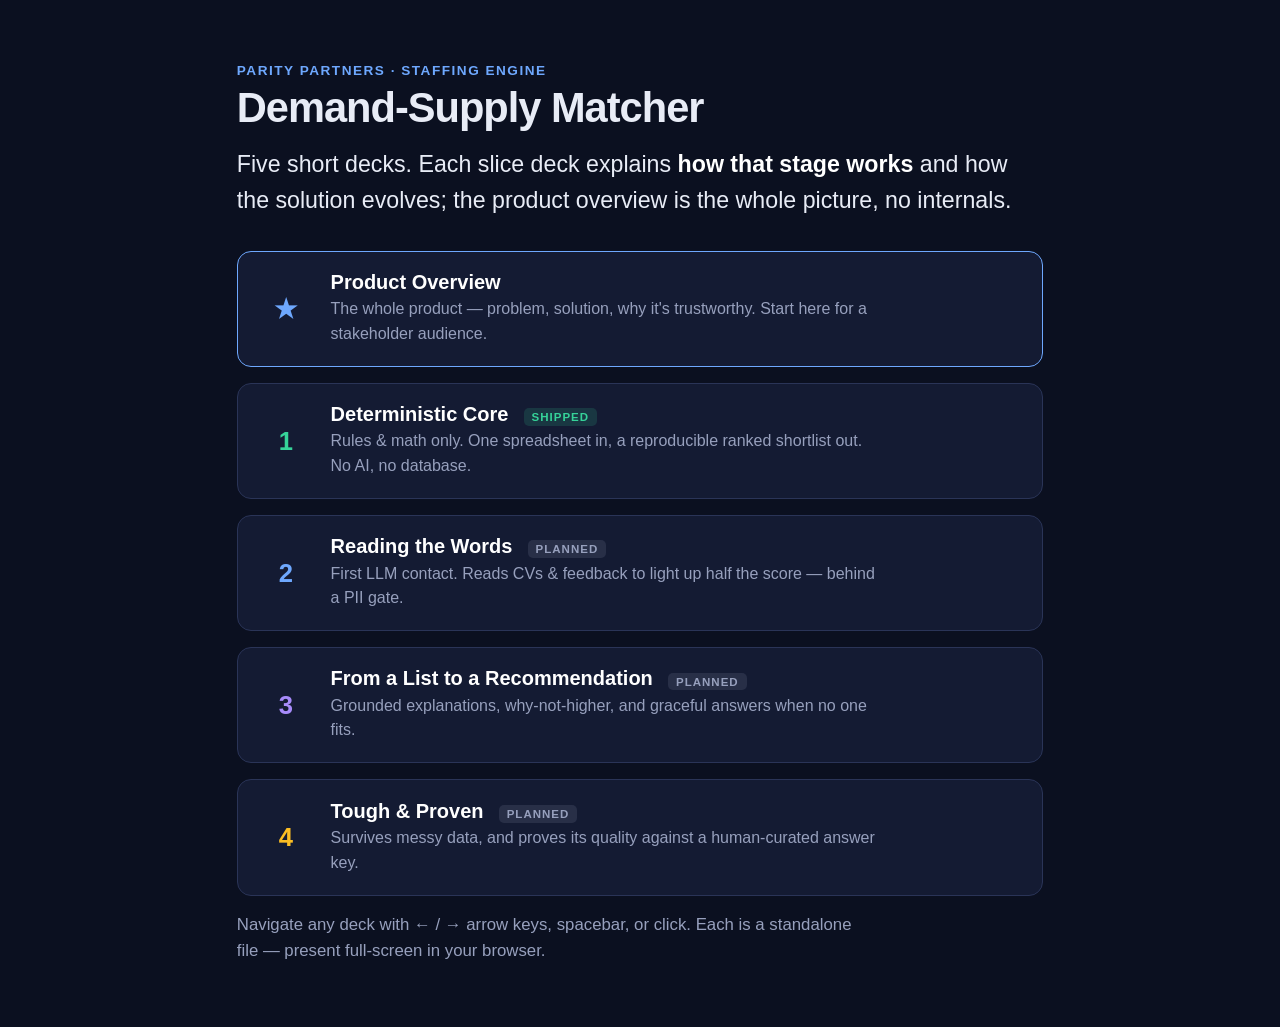
<file: presentations/index.html>
<!DOCTYPE html>
<html lang="en">
<head>
<meta charset="UTF-8">
<meta name="viewport" content="width=device-width, initial-scale=1.0">
<title>Demand-Supply Matcher — Presentations</title>
<link rel="stylesheet" href="assets/deck.css">
<style>
  body{overflow:auto;--accent:#6ea8fe}
  .wrap{max-width:60rem;margin:0 auto;padding:7vh 6vw}
  .decks{display:grid;gap:1rem;margin-top:2rem}
  a.deck-link{display:flex;align-items:center;gap:1.2rem;text-decoration:none;
    background:var(--panel);border:1px solid var(--line);border-radius:14px;padding:1.2rem 1.4rem;transition:.15s}
  a.deck-link:hover{border-color:var(--accent);transform:translateX(4px)}
  a.deck-link .num{font-size:1.6rem;font-weight:700;width:3.2rem;flex:none;text-align:center}
  a.deck-link .meta h3{color:#fff;font-size:1.25rem;margin-bottom:.2rem}
  a.deck-link .meta p{margin:0;font-size:1rem}
  .st{font-size:.72rem;font-weight:700;text-transform:uppercase;letter-spacing:1px;padding:.18rem .5rem;border-radius:5px;margin-left:.6rem}
  .st.done{background:rgba(54,211,153,.15);color:var(--good)}
  .st.plan{background:rgba(151,160,189,.15);color:var(--muted)}
  .feature{border-color:var(--accent)!important;background:linear-gradient(180deg,rgba(110,168,254,.08),var(--panel))}
</style>
</head>
<body>
<div class="wrap">
  <span class="tag">Parity Partners · Staffing Engine</span>
  <h1 style="font-size:2.6rem">Demand-Supply Matcher</h1>
  <p class="lead">Five short decks. Each slice deck explains <span class="em">how that stage works</span> and how the
  solution evolves; the product overview is the whole picture, no internals.</p>

  <div class="decks">
    <a class="deck-link feature" href="final-product/index.html" style="--accent:#6ea8fe">
      <div class="num" style="color:#6ea8fe">★</div>
      <div class="meta"><h3>Product Overview</h3><p>The whole product — problem, solution, why it's trustworthy. Start here for a stakeholder audience.</p></div>
    </a>
    <a class="deck-link" href="slice-1-deterministic-core/index.html" style="--accent:#36d399">
      <div class="num" style="color:#36d399">1</div>
      <div class="meta"><h3>Deterministic Core <span class="st done">shipped</span></h3><p>Rules &amp; math only. One spreadsheet in, a reproducible ranked shortlist out. No AI, no database.</p></div>
    </a>
    <a class="deck-link" href="slice-2-llm-extraction/index.html" style="--accent:#6ea8fe">
      <div class="num" style="color:#6ea8fe">2</div>
      <div class="meta"><h3>Reading the Words <span class="st plan">planned</span></h3><p>First LLM contact. Reads CVs &amp; feedback to light up half the score — behind a PII gate.</p></div>
    </a>
    <a class="deck-link" href="slice-3-explanations-and-gaps/index.html" style="--accent:#a78bfa">
      <div class="num" style="color:#a78bfa">3</div>
      <div class="meta"><h3>From a List to a Recommendation <span class="st plan">planned</span></h3><p>Grounded explanations, why-not-higher, and graceful answers when no one fits.</p></div>
    </a>
    <a class="deck-link" href="slice-4-hardening-and-eval/index.html" style="--accent:#fbbd23">
      <div class="num" style="color:#fbbd23">4</div>
      <div class="meta"><h3>Tough &amp; Proven <span class="st plan">planned</span></h3><p>Survives messy data, and proves its quality against a human-curated answer key.</p></div>
    </a>
  </div>

  <p class="sub">Navigate any deck with ← / → arrow keys, spacebar, or click. Each is a standalone file — present full-screen in your browser.</p>
</div>
</body>
</html>
</file>
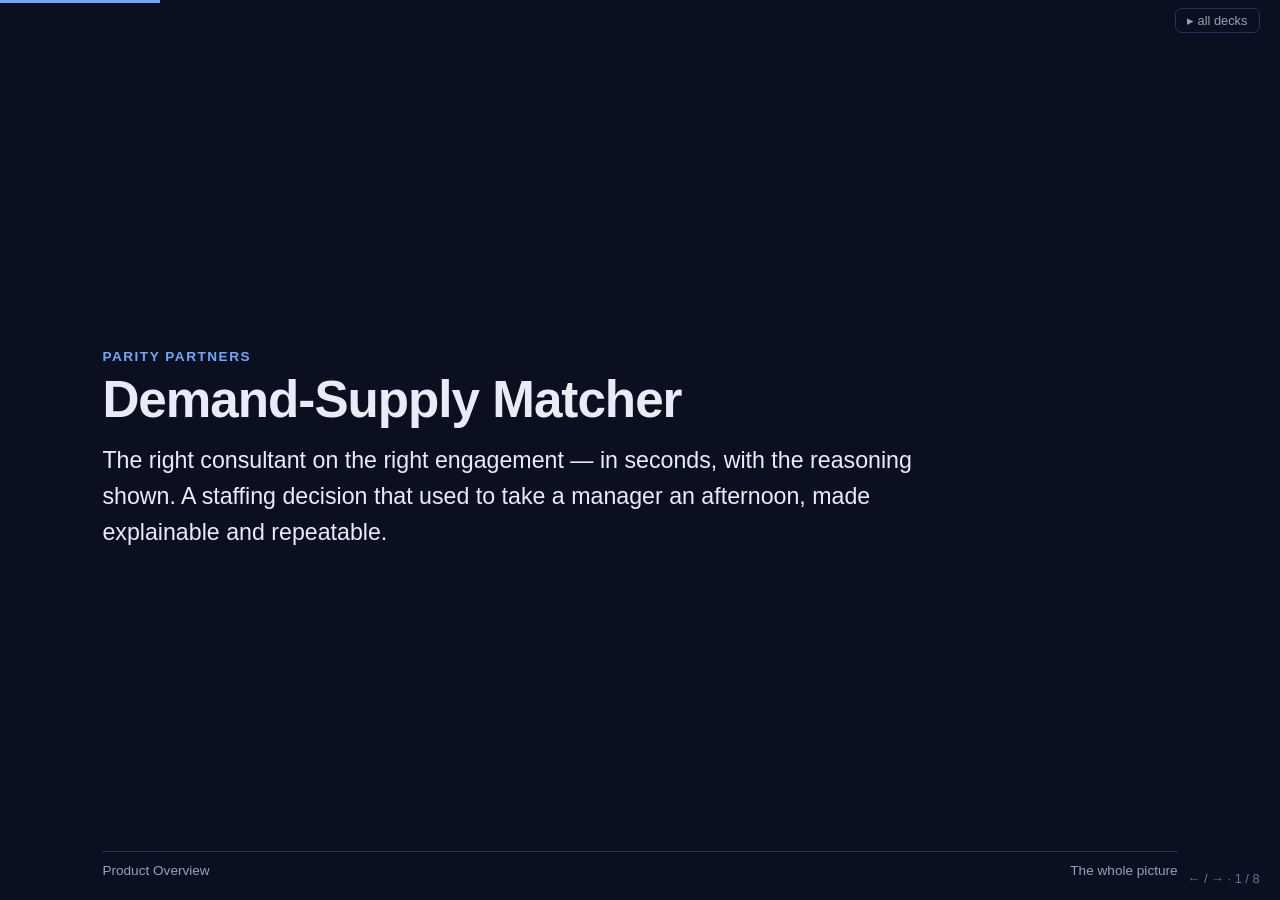
<file: presentations/final-product/index.html>
<!DOCTYPE html>
<html lang="en">
<head>
<meta charset="UTF-8">
<meta name="viewport" content="width=device-width, initial-scale=1.0">
<title>Demand-Supply Matcher — Product Overview</title>
<link rel="stylesheet" href="../assets/deck.css">
<style>body{--accent:#6ea8fe}</style>
</head>
<body>
<div class="progress" id="progress"></div>
<div class="home"><a href="../index.html">▸ all decks</a></div>
<div class="deck">

<!-- 1 -->
<section class="slide active center">
  <span class="tag">Parity Partners</span>
  <h1>Demand-Supply Matcher</h1>
  <p class="lead">The right consultant on the right engagement — in seconds, with the reasoning shown.
  A staffing decision that used to take a manager an afternoon, made explainable and repeatable.</p>
  <div class="footer"><span>Product Overview</span><span>The whole picture</span></div>
</section>

<!-- 2 problem -->
<section class="slide">
  <h2><span class="tag">The problem</span>A growing firm, staffed by hand in a spreadsheet</h2>
  <div class="row">
    <div>
      <p>Consultants are always in motion — on the bench, rolling off, or joining. Open roles shift weekly. Today a manager reconciles the two <span class="em">by judgment</span>, in a free-text spreadsheet column.</p>
      <p class="sub">The firm grows ~5% headcount a month. The manual approach doesn't scale — and leaves no record of <em>why</em> anyone was chosen.</p>
    </div>
    <div class="grid g2">
      <div class="card"><div class="stat bad">Slow</div><small>hours per role</small></div>
      <div class="card"><div class="stat bad">Inconsistent</div><small>depends who's asking</small></div>
      <div class="card"><div class="stat warn">Opaque</div><small>no recorded reasoning</small></div>
      <div class="card"><div class="stat warn">Unscalable</div><small>breaks as the firm grows</small></div>
    </div>
  </div>
  <div class="footer"><span>The problem</span><span>2 / 8</span></div>
</section>

<!-- 3 solution -->
<section class="slide">
  <h2><span class="tag">The solution</span>A ranked, explainable shortlist — trade-offs surfaced</h2>
  <div class="flow" style="justify-content:center;margin:1.8rem 0">
    <div class="node on">"Staff ROLE-01"<small>one command</small></div>
    <span class="arrow">→</span>
    <div class="node">Matcher</div>
    <span class="arrow">→</span>
    <div class="node good">Top candidates<small>each with bands, signals &amp; a written "why"</small></div>
  </div>
  <p>It doesn't replace the manager's judgment — it <span class="em">arms</span> it. The hard trade-offs (great skills but late availability) are made impossible to miss, not buried in a single number.</p>
  <div class="footer"><span>The solution</span><span>3 / 8</span></div>
</section>

<!-- 4 how it works -->
<section class="slide">
  <h2><span class="tag">How it works</span>Read the data, filter, score, rank, explain</h2>
  <div class="pipe">
    <div class="stage"><div class="idx">1</div><div class="body"><b>Ingest</b> &nbsp;<span>roles, the bench, profile CVs and project feedback</span></div></div>
    <div class="stage"><div class="idx">2</div><div class="body"><b>Filter</b> &nbsp;<span>rule out who can't fit — location, availability windows</span></div></div>
    <div class="stage new"><div class="idx">3</div><div class="body"><b>Score on six dimensions</b> &nbsp;<span>skills, feedback, availability, adaptability, supply, trend</span></div><span class="kind det">rules + AI signals</span></div>
    <div class="stage"><div class="idx">4</div><div class="body"><b>Rank</b> &nbsp;<span>deterministic, weighted, with sensible tie-breaks</span></div><span class="kind det">math</span></div>
    <div class="stage"><div class="idx">5</div><div class="body"><b>Explain</b> &nbsp;<span>a grounded, plain-English reason for every recommendation</span></div><span class="kind llm">AI, grounded</span></div>
  </div>
  <div class="footer"><span>How it works</span><span>4 / 8</span></div>
</section>

<!-- 5 scorecard -->
<section class="slide">
  <h2><span class="tag">What it weighs</span>Six dimensions, each earning its weight</h2>
  <div class="row">
    <div>
      <table>
        <tr><th>Dimension</th><th class="num">Weight</th><th>Captures</th></tr>
        <tr><td>Skill match</td><td class="num">35%</td><td>technical &amp; domain fit</td></tr>
        <tr><td>Feedback quality</td><td class="num">25%</td><td>level of past performance</td></tr>
        <tr><td>Availability</td><td class="num">15%</td><td>how soon, how certain</td></tr>
        <tr><td>Adaptability</td><td class="num">15%</td><td>ability to learn &amp; stretch</td></tr>
        <tr><td>Supply state</td><td class="num">5%</td><td>bench vs roll-off vs joiner</td></tr>
        <tr><td>Performance trend</td><td class="num">5%</td><td>direction of travel</td></tr>
      </table>
    </div>
    <div>
      <p>Output is <span class="em">bands</span> — Strong / Partial / Gap — and a "<span class="em">N of 6 strong</span>" headline. Never a fake-precise "76% match".</p>
      <p class="sub">Every weight and threshold is configurable, so staffing leadership can tune the engine to the firm's priorities without touching code.</p>
    </div>
  </div>
  <div class="footer"><span>The scorecard</span><span>5 / 8</span></div>
</section>

<!-- 6 trust -->
<section class="slide">
  <h2><span class="tag">Why you can trust it</span>Designed to be auditable, not a black box</h2>
  <div class="grid g2">
    <div class="card"><h3>Math sets the ranks</h3><p>The AI never decides who wins. It only reads text and writes explanations — the order is deterministic, reviewable code.</p></div>
    <div class="card"><h3>Grounded, not guessed</h3><p>Every claim in an explanation must cite the source text. Unsupported claims are dropped, not scored.</p></div>
    <div class="card"><h3>Privacy by design</h3><p>Personal and client details are scrubbed before any text reaches an external model — and re-attached only locally.</p></div>
    <div class="card"><h3>Nothing hidden</h3><p>No one is silently dropped. Filtered-out people appear with the reason, and unfillable roles get a constructive gap analysis.</p></div>
  </div>
  <div class="footer"><span>Trust &amp; safety</span><span>6 / 8</span></div>
</section>

<!-- 7 outcomes -->
<section class="slide">
  <h2><span class="tag">What it delivers</span>Faster, fairer, and it scales with the firm</h2>
  <div class="grid g4">
    <div class="card"><div class="stat">&lt;5s</div><small>a ranked shortlist for a role</small></div>
    <div class="card"><div class="stat">6</div><small>dimensions weighed, consistently, every time</small></div>
    <div class="card"><div class="stat good">100%</div><small>recommendations carry a recorded reason</small></div>
    <div class="card"><div class="stat good">$0</div><small>core ranking cost — AI spent only where it changes the answer</small></div>
  </div>
  <p class="lead" style="margin-top:1.8rem">Consistent decisions, an audit trail for every choice, and a system that gets <span class="em">more</span> useful as supply and demand grow — exactly where the manual process broke.</p>
  <div class="footer"><span>Outcomes</span><span>7 / 8</span></div>
</section>

<!-- 8 close -->
<section class="slide center">
  <p class="quote">"From a spreadsheet built on judgment, to a ranked, explainable, auditable engine that scales with the firm."</p>
  <p class="lead" style="margin-top:2rem">Built deterministic-first for trust and cost — with intelligence added precisely where it earns its place.</p>
  <div class="footer"><span>Demand-Supply Matcher</span><span>8 / 8</span></div>
</section>

</div>
<div class="nav">← / → · <span id="counter">1 / 8</span></div>
<script src="../assets/deck.js"></script>
</body>
</html>
</file>
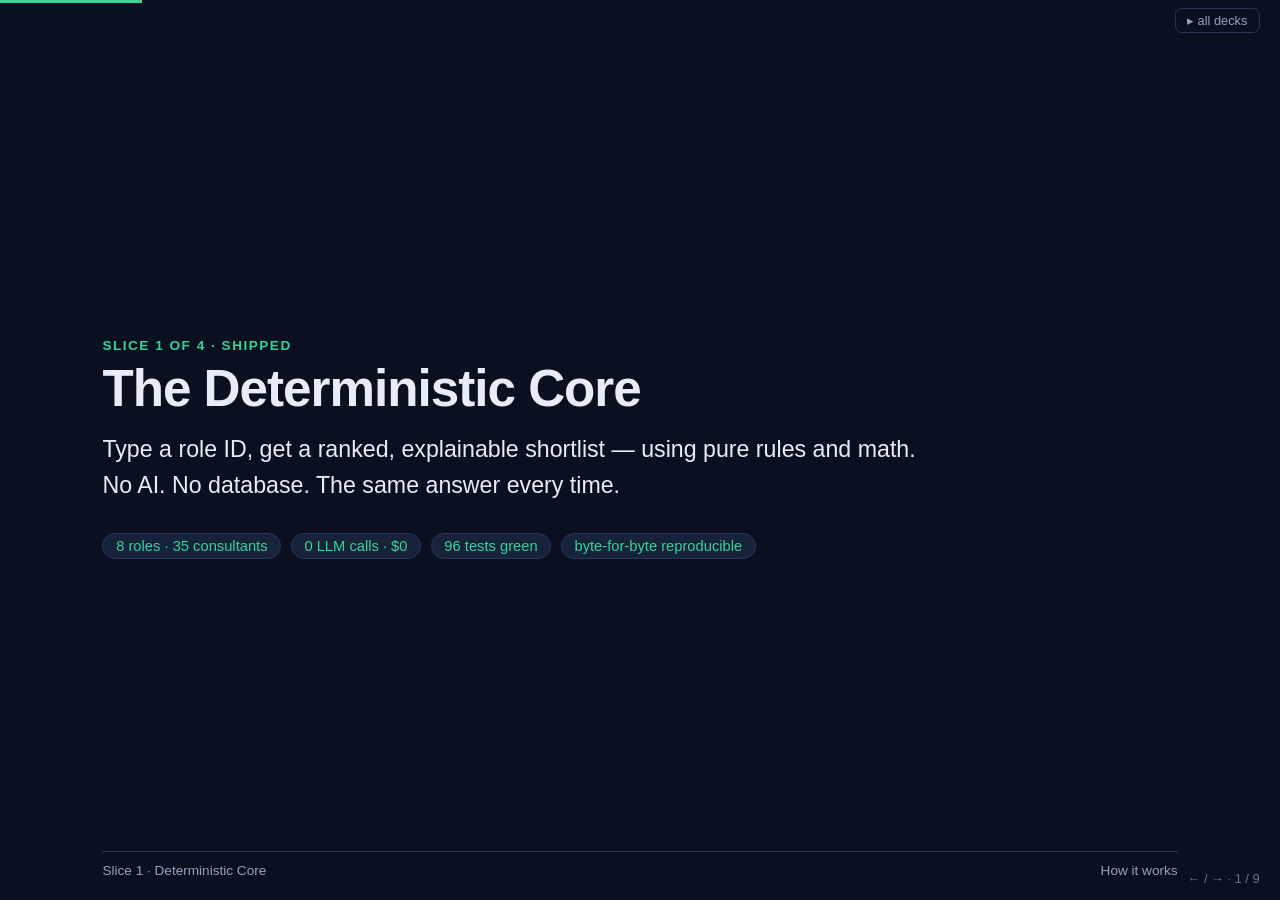
<file: presentations/slice-1-deterministic-core/index.html>
<!DOCTYPE html>
<html lang="en">
<head>
<meta charset="UTF-8">
<meta name="viewport" content="width=device-width, initial-scale=1.0">
<title>Slice 1 — Deterministic Core</title>
<link rel="stylesheet" href="../assets/deck.css">
<style>body{--accent:#36d399}</style>
</head>
<body>
<div class="progress" id="progress"></div>
<div class="home"><a href="../index.html">▸ all decks</a></div>
<div class="deck">

<!-- 1 -->
<section class="slide active center">
  <span class="tag">Slice 1 of 4 · shipped</span>
  <h1>The Deterministic Core</h1>
  <p class="lead">Type a role ID, get a ranked, explainable shortlist — using pure rules and math.
  No AI. No database. The same answer every time.</p>
  <div style="margin-top:1.6rem">
    <span class="pill">8 roles · 35 consultants</span>
    <span class="pill">0 LLM calls · $0</span>
    <span class="pill">96 tests green</span>
    <span class="pill">byte-for-byte reproducible</span>
  </div>
  <div class="footer"><span>Slice 1 · Deterministic Core</span><span>How it works</span></div>
</section>

<!-- 2  what it does -->
<section class="slide">
  <h2><span class="tag">In one picture</span>One spreadsheet in, a ranked shortlist out</h2>
  <div class="flow" style="justify-content:center;margin:2rem 0">
    <div class="node on">demand-supply.xlsx<small>roles + people</small></div>
    <span class="arrow">→</span>
    <div class="node">Matching engine<small>rules + scoring</small></div>
    <span class="arrow">→</span>
    <div class="node good">Ranked shortlist<small>bands + signals</small></div>
  </div>
  <div class="row" style="margin-top:1rem">
    <div class="card"><h3>No database</h3><p>Nothing is stored. Each run reads the spreadsheet fresh into memory, scores, prints, and exits.</p></div>
    <div class="card"><h3>No AI yet</h3><p>Every number comes from rules you can read. The LLM arrives in Slice 2.</p></div>
    <div class="card"><h3>Reproducible</h3><p>Same input → identical output, every time. There is no randomness anywhere.</p></div>
  </div>
  <div class="footer"><span>What it does</span><span>2 / 8</span></div>
</section>

<!-- 3  pipeline -->
<section class="slide">
  <h2><span class="tag">How it works</span>A five-stage pipeline — every stage is deterministic</h2>
  <div class="pipe">
    <div class="stage"><div class="idx">1</div><div class="body"><b>Ingest</b> &nbsp;<span>read the role + all 35 consultants from the workbook tabs</span></div><span class="kind det">rules</span></div>
    <div class="stage"><div class="idx">2</div><div class="body"><b>Normalise</b> &nbsp;<span>tidy locations ("Bangalore"→"Bengaluru"), collapse duplicate emails</span></div><span class="kind det">rules</span></div>
    <div class="stage"><div class="idx">3</div><div class="body"><b>Filter</b> &nbsp;<span>drop anyone who can't possibly fit (wrong city, available too late)</span></div><span class="kind det">rules</span></div>
    <div class="stage"><div class="idx">4</div><div class="body"><b>Score ×6</b> &nbsp;<span>rate each survivor 0–100 on six dimensions</span></div><span class="kind det">math</span></div>
    <div class="stage"><div class="idx">5</div><div class="body"><b>Rank &amp; show</b> &nbsp;<span>order by weighted score, print bands + "N of 6 strong"</span></div><span class="kind det">math</span></div>
  </div>
  <p class="sub">Filtered-out people are never thrown away silently — they're listed separately with the reason, so the manager keeps control.</p>
  <div class="footer"><span>The pipeline</span><span>3 / 8</span></div>
</section>

<!-- 4  where data comes from -->
<section class="slide">
  <h2><span class="tag">The data — a common question</span>Where do the candidates come from?</h2>
  <div class="row">
    <div>
      <p>The workbook has four tabs. Three of them <span class="em">are</span> the candidate list — each row is a person with their skills, location and availability.</p>
      <div class="col" style="margin-top:1.2rem;max-width:22rem">
        <div class="node on">📄 demand-supply.xlsx</div>
        <div style="display:flex;gap:.5rem">
          <div class="node" style="flex:1">Beach<small>10</small></div>
          <div class="node" style="flex:1">Rolling Off<small>10</small></div>
          <div class="node" style="flex:1">New Joiners<small>15</small></div>
        </div>
        <span class="arrow down">↓</span>
        <div class="node good">35 consultants in memory</div>
      </div>
    </div>
    <div>
      <h3 style="color:#fff;margin-bottom:.6rem">What Slice 1 does <span style="color:var(--bad)">not</span> read yet</h3>
      <ul>
        <li><code>profiles/*.pdf</code> — 50 CVs <small>(skill <em>proficiency</em> lives here)</small></li>
        <li><code>project_feedback/*.md</code> — 35 reviews <small>(performance &amp; trend live here)</small></li>
      </ul>
      <p class="sub">Because proficiency is in the PDFs, every workbook skill defaults to a middle level (3 of 5). Slice 1 knows <span class="em">whether</span> someone lists Kotlin — not yet <span class="em">how good</span> they are. Slice 2 opens these files.</p>
    </div>
  </div>
  <div class="footer"><span>Where candidates come from</span><span>4 / 8</span></div>
</section>

<!-- 5  six dimensions -->
<section class="slide">
  <h2><span class="tag">The scorecard</span>Six dimensions — but only three can speak in Slice 1</h2>
  <div class="row">
    <div>
      <table>
        <tr><th>Dimension</th><th class="num">Weight</th><th>Slice 1</th></tr>
        <tr><td>Skill match</td><td class="num">35%</td><td><span class="band b-strong">live</span></td></tr>
        <tr><td>Availability</td><td class="num">15%</td><td><span class="band b-strong">live</span></td></tr>
        <tr><td>Supply state</td><td class="num">5%</td><td><span class="band b-strong">live</span></td></tr>
        <tr class="dark"><td>Feedback quality</td><td class="num">25%</td><td><span class="band b-partial">placeholder</span></td></tr>
        <tr class="dark"><td>Adaptability</td><td class="num">15%</td><td><span class="band b-partial">placeholder</span></td></tr>
        <tr class="dark"><td>Performance trend</td><td class="num">5%</td><td><span class="band b-partial">placeholder</span></td></tr>
      </table>
    </div>
    <div>
      <div class="card" style="text-align:center;padding:1.6rem">
        <div class="stat good" style="font-size:3.4rem">55%</div>
        <small>of the decision is real signal today</small>
        <hr style="border:none;border-top:1px solid var(--line);margin:1rem 0">
        <div class="stat warn" style="font-size:3.4rem">45%</div>
        <small>is pinned at a neutral 50 — a placeholder waiting for Slice 2</small>
      </div>
      <p class="sub">The three placeholder dimensions need the feedback &amp; profile text Slice 1 can't read yet — so they return a flat "no opinion" score of 50 for everyone.</p>
    </div>
  </div>
  <div class="footer"><span>The six dimensions</span><span>5 / 9</span></div>
</section>

<!-- 6  configurable weights -->
<section class="slide">
  <h2><span class="tag">Tuned to the staffer, not hard-coded</span>The weights are configuration, not code</h2>
  <div class="row">
    <div>
      <p>Every weight lives in a config file and must sum to 100%. A staffing manager can re-prioritise for the situation — <span class="em">no code change, no redeploy</span> — and the shortlist re-orders to match.</p>
      <ul>
        <li><span class="em">Hard-to-find skill?</span> Lean on skill match.</li>
        <li><span class="em">Must fill this week?</span> Lean on availability + supply.</li>
      </ul>
      <p class="sub">An invalid mix (one that doesn't sum to 100%) is rejected with a clear message — the engine can't be silently mis-tuned.</p>
    </div>
    <div>
      <p class="sub" style="margin-top:0">Same role, same people — three priorities, three different <span class="em">#1</span>:</p>
      <table>
        <tr><th>Priority preset</th><th>Top of the list</th></tr>
        <tr><td>Default <small>(skill 35%)</small></td><td>Vikram Iyer</td></tr>
        <tr><td>Skill-first <small>(skill 60%)</small></td><td>Vikram → <span class="hi">Deepak rises to #2</span></td></tr>
        <tr><td>Fill-fast <small>(avail 40%, supply 20%)</small></td><td><span class="hi">Vivaan Hegde</span> — whole top 3 shifts</td></tr>
      </table>
    </div>
  </div>
  <div class="footer"><span>Configurable weights</span><span>6 / 9</span></div>
</section>

<!-- 7  scoring → bands → signals -->
<section class="slide">
  <h2><span class="tag">From score to plain English</span>Each 0–100 score becomes a band</h2>
  <div class="flow" style="justify-content:center;margin:1.4rem 0">
    <div class="node">raw score<small>0 – 100</small></div>
    <span class="arrow">→</span>
    <div class="col">
      <div class="node good" style="padding:.4rem .9rem">≥ 75 &nbsp;<b>Strong</b></div>
      <div class="node warn" style="padding:.4rem .9rem">40–74 &nbsp;<b>Partial</b></div>
      <div class="node bad" style="padding:.4rem .9rem">&lt; 40 &nbsp;<b>Gap</b></div>
    </div>
    <span class="arrow">→</span>
    <div class="node on">"N of 6 strong"<small>the headline a human reads</small></div>
  </div>
  <p>We deliberately show <span class="em">bands and a signal count</span>, never a fake-precise "76% match". When 45% of the score is still a placeholder, a "76 vs 74" gap is noise, not a real distinction.</p>
  <div class="footer"><span>Bands &amp; signals</span><span>6 / 8</span></div>
</section>

<!-- 7  nitty gritty: rank vs signals -->
<section class="slide">
  <h2><span class="tag">The subtle part</span>"2 of 6 strong" can rank below "1 of 6 strong"</h2>
  <div class="row">
    <div>
      <p>The signal <em>count</em> is a coarse summary. The actual <span class="em">rank</span> is the weighted score — which respects magnitude and weight.</p>
      <p class="sub">Karan's two Strong signals are availability and <span class="em">supply state — the lowest weight at 5%</span>. Vikram's edge is on <span class="em">skill — the heaviest at 35%</span>. One heavily-weighted near-miss beats two lightly-weighted Strongs.</p>
    </div>
    <div>
      <table>
        <tr><th></th><th>Vikram <span class="band b-partial">#1</span></th><th>Karan <span class="band b-partial">#4</span></th></tr>
        <tr><td>Skill <small>(35%)</small></td><td>57</td><td>40</td></tr>
        <tr><td>Availability <small>(15%)</small></td><td>90 <span class="band b-strong">S</span></td><td>100 <span class="band b-strong">S</span></td></tr>
        <tr><td>Supply <small>(5%)</small></td><td>40</td><td>100 <span class="band b-strong">S</span></td></tr>
        <tr><td><b>Signals</b></td><td>1 of 6</td><td>2 of 6</td></tr>
        <tr><td><b>Weighted total</b></td><td><b style="color:var(--good)">57.8</b></td><td>56.5</td></tr>
      </table>
    </div>
  </div>
  <p class="sub">This is by design: the spec treats exact rank as <span class="em">advisory</span>. The bands tell the story; the order is a tie-broken suggestion for a human to review.</p>
  <div class="footer"><span>Rank vs signals</span><span>7 / 8</span></div>
</section>

<!-- 8  limits → next -->
<section class="slide center">
  <h2><span class="tag">Honest limits → why Slice 2 exists</span>A solid floor, deliberately partial</h2>
  <div class="grid g3" style="width:100%">
    <div class="card"><div class="stat warn">3 of 6</div><small>the most signals any candidate can earn — three dimensions are still asleep</small></div>
    <div class="card"><div class="stat warn">5%</div><small>skill "Strong" rate — roles wanting "expert" cap at Partial without PDF proficiency</small></div>
    <div class="card"><div class="stat good">100%</div><small>safe &amp; reproducible — the trustworthy base every later slice builds on</small></div>
  </div>
  <p class="lead" style="margin-top:2rem;text-align:center">Next: <span class="hi">Slice 2</span> opens the PDFs and feedback, turning the three sleeping dimensions into real signal — safely, behind a PII gate.</p>
  <div class="footer"><span>Slice 1 → Slice 2</span><span>8 / 8</span></div>
</section>

</div>
<div class="nav">← / → · <span id="counter">1 / 8</span></div>
<script src="../assets/deck.js"></script>
</body>
</html>
</file>
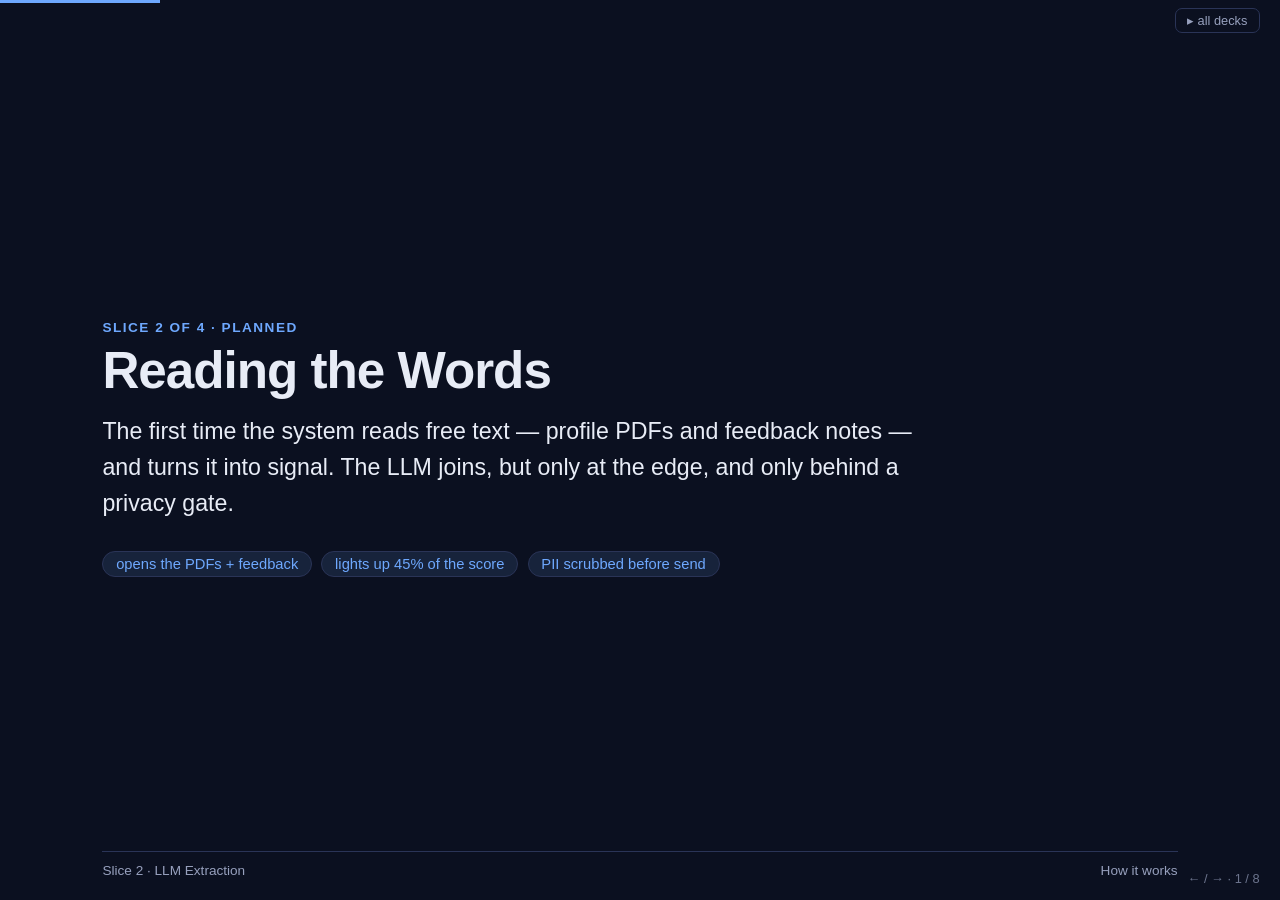
<file: presentations/slice-2-llm-extraction/index.html>
<!DOCTYPE html>
<html lang="en">
<head>
<meta charset="UTF-8">
<meta name="viewport" content="width=device-width, initial-scale=1.0">
<title>Slice 2 — LLM Extraction + PII Gate</title>
<link rel="stylesheet" href="../assets/deck.css">
<style>body{--accent:#6ea8fe}</style>
</head>
<body>
<div class="progress" id="progress"></div>
<div class="home"><a href="../index.html">▸ all decks</a></div>
<div class="deck">

<!-- 1 -->
<section class="slide active center">
  <span class="tag">Slice 2 of 4 · planned</span>
  <h1>Reading the Words</h1>
  <p class="lead">The first time the system reads free text — profile PDFs and feedback notes —
  and turns it into signal. The LLM joins, but only at the edge, and only behind a privacy gate.</p>
  <div style="margin-top:1.6rem">
    <span class="pill">opens the PDFs + feedback</span>
    <span class="pill">lights up 45% of the score</span>
    <span class="pill">PII scrubbed before send</span>
  </div>
  <div class="footer"><span>Slice 2 · LLM Extraction</span><span>How it works</span></div>
</section>

<!-- 2 the gap -->
<section class="slide">
  <h2><span class="tag">The problem it solves</span>Slice 1 left three dimensions asleep</h2>
  <div class="row">
    <div>
      <p>Feedback quality, adaptability and performance trend all returned a flat 50 — because the data that answers them is <span class="em">prose</span>, not spreadsheet cells.</p>
      <ul>
        <li><code>profiles/*.pdf</code> → skill <span class="em">proficiency</span> ("Kotlin <b>expert</b>")</li>
        <li><code>project_feedback/*.md</code> → strengths, concerns, trajectory</li>
      </ul>
    </div>
    <div class="col" style="max-width:24rem">
      <div class="node dim">📄 PDFs &nbsp; 📝 feedback<small>ignored in Slice 1</small></div>
      <span class="arrow down">↓</span>
      <div class="node on">Slice 2 reads them</div>
      <span class="arrow down">↓</span>
      <div class="node good">3 sleeping dimensions wake up</div>
    </div>
  </div>
  <div class="footer"><span>The gap from Slice 1</span><span>2 / 8</span></div>
</section>

<!-- 3 new data flow -->
<section class="slide">
  <h2><span class="tag">How it works</span>Text → scrub → extract → the same scoring engine</h2>
  <div class="flow" style="justify-content:center;margin:1.6rem 0">
    <div class="node">PDFs + feedback<small>raw text</small></div>
    <span class="arrow">→</span>
    <div class="node bad">🔒 PII scrub<small>names, emails, clients out</small></div>
    <span class="arrow">→</span>
    <div class="node llm">LLM extract<small>structured signals</small></div>
    <span class="arrow">→</span>
    <div class="node">Slice 1 scoring<small>now with real data</small></div>
  </div>
  <p>The LLM's job is narrow: read a passage and return a small, typed object — <em>sentiment, strengths, concerns, domain depth</em>. It never sees a name, and it never sets a rank.</p>
  <p class="sub">Two new stages slot in <span class="em">before</span> matching; everything downstream is the deterministic core from Slice 1, unchanged.</p>
  <div class="footer"><span>The new data flow</span><span>3 / 8</span></div>
</section>

<!-- 4 PII gate -->
<section class="slide">
  <h2><span class="tag">Guardrail #1 — the release blocker</span>Nothing leaves the machine un-scrubbed</h2>
  <div class="row">
    <div>
      <p>This is the <span class="em">most important test in the whole project.</span> Before any text reaches the hosted LLM, a scrubber replaces personal data with tokens — and a test captures every outbound payload to prove it.</p>
      <p class="sub">Scrubbed: names, emails, phone numbers, client names. Allowed through: skills, anonymised experience, feedback content. If the test ever sees raw PII leaving, the build is blocked.</p>
    </div>
    <div class="col" style="max-width:26rem">
      <div class="node">"Keep <b>Aarav</b> on <b>Meridian Pay</b>…"</div>
      <span class="arrow down">↓ &nbsp;scrub</span>
      <div class="node good">"Keep ⟨PERSON_0⟩ on ⟨CLIENT_0⟩…"</div>
      <span class="arrow down">↓ &nbsp;send to LLM</span>
      <div class="node llm">LLM sees only tokens</div>
      <span class="arrow down">↓ &nbsp;re-hydrate locally</span>
      <div class="node on">names restored for display</div>
    </div>
  </div>
  <div class="footer"><span>The PII gate</span><span>4 / 8</span></div>
</section>

<!-- 5 grounding -->
<section class="slide">
  <h2><span class="tag">Guardrail #2 — no invented praise</span>Every claim must cite the source text</h2>
  <div class="row">
    <div>
      <p>The LLM must return the exact passage that supports each claim. If that passage isn't actually in the source, the claim is <span class="em">dropped</span> — not scored.</p>
      <p class="sub">This stops a confident model from inventing a strength nobody wrote. A dropped claim flags the candidate, and the dimension falls back to the neutral 50 rather than trusting a hallucination.</p>
    </div>
    <div class="col" style="max-width:26rem">
      <div class="node good">claim "deep payments domain"<br><small>evidence found in feedback ✓ → kept</small></div>
      <div class="node bad">claim "led 200-person org"<br><small>no matching text ✗ → dropped + flagged</small></div>
    </div>
  </div>
  <div class="footer"><span>Grounding</span><span>5 / 8</span></div>
</section>

<!-- 6 what lights up -->
<section class="slide">
  <h2><span class="tag">The payoff</span>Same candidate, finally seen clearly</h2>
  <div class="row">
    <div>
      <p><span class="em">Aarav Krishnan</span> for the Kotlin/Payments role — the textbook hire whose value was locked in unread text.</p>
      <p class="sub">His PDF reveals Kotlin <b>expert</b> (skill jumps 70→100); his feedback reveals payments depth, adaptability and an improving trajectory. Availability stays a real, clearly-flagged gap.</p>
    </div>
    <div>
      <table>
        <tr><th>Dimension</th><th>Slice 1</th><th>Slice 2</th></tr>
        <tr><td>Skill</td><td><span class="band b-partial">Partial</span></td><td><span class="band b-strong">Strong</span></td></tr>
        <tr><td>Feedback</td><td><span class="band b-partial">50*</span></td><td><span class="band b-strong">Strong</span></td></tr>
        <tr><td>Adaptability</td><td><span class="band b-partial">50*</span></td><td><span class="band b-strong">Strong</span></td></tr>
        <tr><td>Trend</td><td><span class="band b-partial">50*</span></td><td><span class="band b-strong">Strong</span></td></tr>
        <tr><td>Supply</td><td><span class="band b-partial">Partial</span></td><td><span class="band b-partial">Partial</span></td></tr>
        <tr><td>Availability</td><td><span class="band b-gap">Gap</span></td><td><span class="band b-gap">Gap</span></td></tr>
        <tr><td><b>Signals</b></td><td><b style="color:var(--bad)">0 of 6</b></td><td><b style="color:var(--good)">5 of 6</b></td></tr>
      </table>
    </div>
  </div>
  <p class="sub">Rank #17 → top of the list, with the one real risk surfaced rather than buried. <span style="opacity:.6">*placeholder</span></p>
  <div class="footer"><span>What lights up</span><span>6 / 8</span></div>
</section>

<!-- 7 cost + repro -->
<section class="slide">
  <h2><span class="tag">Keeping it cheap and stable</span>The LLM is metered, not let loose</h2>
  <div class="grid g3">
    <div class="card"><h3>Cached</h3><p>Each passage is extracted once and cached. Re-runs cost nothing — a test asserts zero new calls on a warm cache.</p></div>
    <div class="card"><h3>Temperature 0</h3><p>Deterministic decoding. The same text yields the same signal, so bands stay stable run-to-run.</p></div>
    <div class="card"><h3>Bounded</h3><p>A fixed, counted number of calls per consultant — a cost test fails if it drifts upward.</p></div>
  </div>
  <p class="sub">Reproducibility shifts from "byte-identical" (Slice 1) to "<span class="em">stable bands &amp; signals</span>" — exact rank may shuffle by one, and that's acceptable for a human-review list.</p>
  <div class="footer"><span>Cost &amp; reproducibility</span><span>7 / 8</span></div>
</section>

<!-- 8 close -->
<section class="slide center">
  <h2><span class="tag">After Slice 2</span>The scores are now real — but can a human <em>trust</em> them?</h2>
  <p class="lead" style="text-align:center;max-width:60ch">All six dimensions carry signal. The shortlist is good.
  What it still lacks is a <span class="hi">reason</span> — a plain-English "why this person, why not higher" — and a graceful answer when <span class="hi">no one fits</span>.</p>
  <p class="lead" style="margin-top:1.6rem;text-align:center">That's <span class="hi">Slice 3</span>.</p>
  <div class="footer"><span>Slice 2 → Slice 3</span><span>8 / 8</span></div>
</section>

</div>
<div class="nav">← / → · <span id="counter">1 / 8</span></div>
<script src="../assets/deck.js"></script>
</body>
</html>
</file>
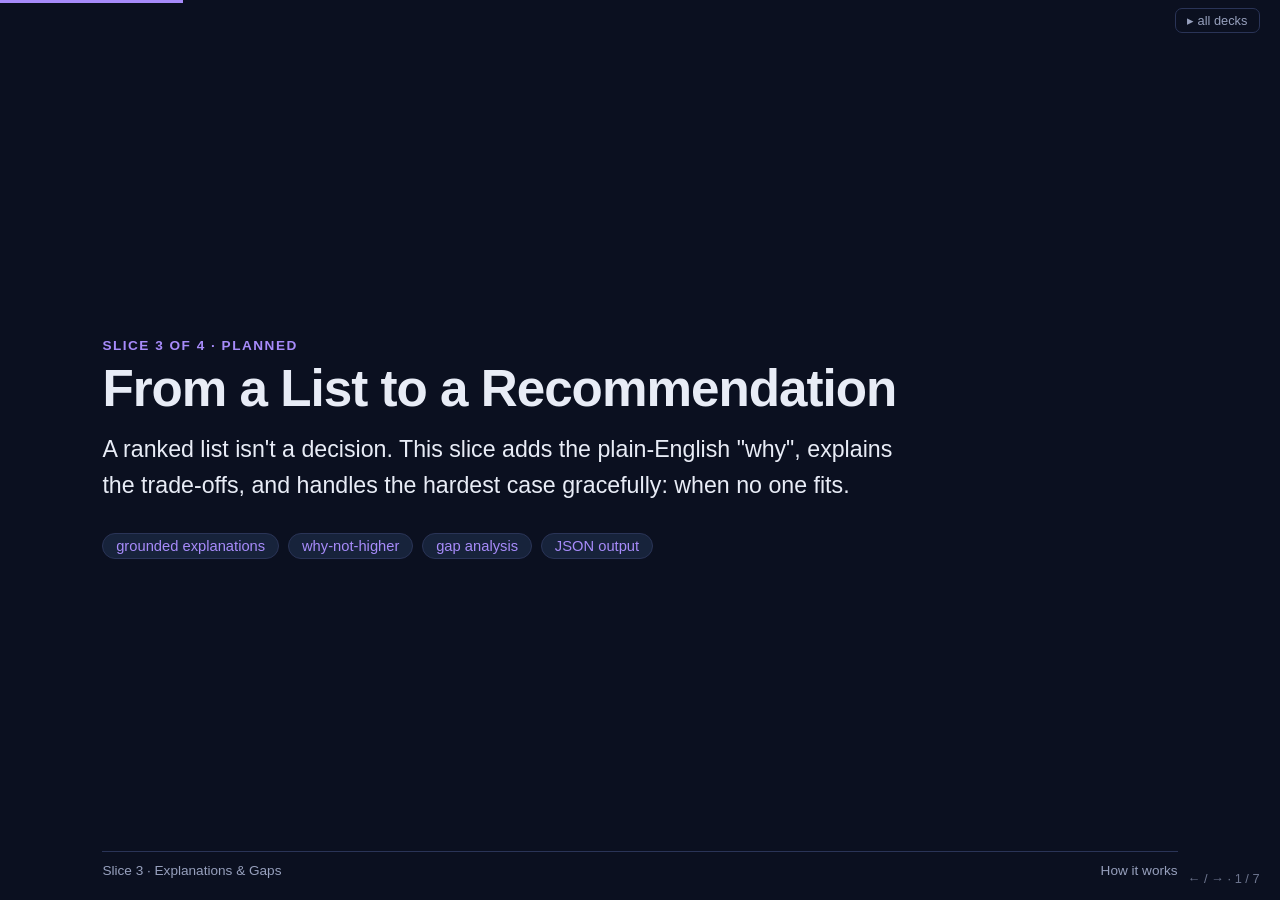
<file: presentations/slice-3-explanations-and-gaps/index.html>
<!DOCTYPE html>
<html lang="en">
<head>
<meta charset="UTF-8">
<meta name="viewport" content="width=device-width, initial-scale=1.0">
<title>Slice 3 — Explanations + Gap Analysis</title>
<link rel="stylesheet" href="../assets/deck.css">
<style>body{--accent:#a78bfa}</style>
</head>
<body>
<div class="progress" id="progress"></div>
<div class="home"><a href="../index.html">▸ all decks</a></div>
<div class="deck">

<!-- 1 -->
<section class="slide active center">
  <span class="tag">Slice 3 of 4 · planned</span>
  <h1>From a List to a Recommendation</h1>
  <p class="lead">A ranked list isn't a decision. This slice adds the plain-English "why",
  explains the trade-offs, and handles the hardest case gracefully: when no one fits.</p>
  <div style="margin-top:1.6rem">
    <span class="pill">grounded explanations</span>
    <span class="pill">why-not-higher</span>
    <span class="pill">gap analysis</span>
    <span class="pill">JSON output</span>
  </div>
  <div class="footer"><span>Slice 3 · Explanations &amp; Gaps</span><span>How it works</span></div>
</section>

<!-- 2 problem -->
<section class="slide">
  <h2><span class="tag">The problem it solves</span>Good scores, but two silences</h2>
  <div class="row">
    <div class="card"><h3>"Why this person?"</h3><p>Slice 2 gives strong bands, but a staffing manager still has to reverse-engineer the reasoning. Trust needs a stated <span class="em">why</span>, grounded in real evidence.</p></div>
    <div class="card"><h3>"What if no one fits?"</h3><p>For an unfillable role, a ranked list of weak matches — or worse, an empty screen — is useless. The manager needs to know <span class="em">what's missing</span> and who's closest.</p></div>
  </div>
  <p class="sub">Slice 3 turns numbers into language a human can act on, and turns "no match" into a constructive answer.</p>
  <div class="footer"><span>Two silences</span><span>2 / 7</span></div>
</section>

<!-- 3 grounded explanations -->
<section class="slide">
  <h2><span class="tag">How it works</span>The LLM writes the "why" — strictly from the evidence</h2>
  <div class="flow" style="justify-content:center;margin:1.4rem 0">
    <div class="node">scores + bands<small>from the engine</small></div>
    <span class="arrow">+</span>
    <div class="node">evidence spans<small>cited source text</small></div>
    <span class="arrow">→</span>
    <div class="node llm">LLM writes explanation<small>cites only what's there</small></div>
  </div>
  <div class="card" style="max-width:60rem">
    <p style="color:var(--ink)"><span class="em">"Strong fit:</span> Kotlin expert with verified payments-domain depth (project feedback). <span class="em">Trade-off:</span> rolling off in ~8 weeks and the date is unconfirmed — available only if the start can slip."</p>
  </div>
  <p class="sub">Same guardrail as Slice 2: the explanation may reference <span class="em">only</span> data points present in the candidate's evidence. If something is unknown, it says "no data" — it never invents.</p>
  <div class="footer"><span>Grounded explanations</span><span>3 / 7</span></div>
</section>

<!-- 4 why not higher -->
<section class="slide">
  <h2><span class="tag">Explaining the order</span>Why #3 isn't #1</h2>
  <div class="row">
    <div>
      <p>For lower-ranked candidates, the system names the <span class="em">specific</span> reason they sit below — never a vague "lower score".</p>
      <p class="sub">This makes the advisory ranking legible: the manager sees the one lever (a missing skill, a later start, unverified feedback) and can decide whether it matters for <em>their</em> situation.</p>
    </div>
    <div class="col" style="max-width:26rem">
      <div class="node on">#1 — strong across skill &amp; feedback</div>
      <div class="node">#3 — "below #1: <span style="color:var(--warn)">adjacent skill only, not exact</span>"</div>
      <div class="node">#5 — "below #3: <span style="color:var(--warn)">no internal feedback yet</span>"</div>
    </div>
  </div>
  <div class="footer"><span>Why-not-higher</span><span>4 / 7</span></div>
</section>

<!-- 5 gap analysis -->
<section class="slide">
  <h2><span class="tag">The hardest case</span>An unfillable role is never an empty answer</h2>
  <div class="flow" style="justify-content:center;margin:1.2rem 0">
    <div class="node bad">no one passes<small>all candidates fall short</small></div>
    <span class="arrow">→</span>
    <div class="col">
      <div class="node">① name the failing constraint<small>"no local expert-level Kotlin"</small></div>
      <div class="node">② show the bench picture<small>what skills you <em>do</em> have</small></div>
      <div class="node">③ nearest alternatives<small>relax one constraint — e.g. relocation-willing</small></div>
    </div>
  </div>
  <p>Partial matches are ranked by <span class="em">fewest gaps</span>, and each gap is assessed for whether it's bridgeable (could this person learn it?). The output is a path forward, not a dead end.</p>
  <div class="footer"><span>Gap analysis</span><span>5 / 7</span></div>
</section>

<!-- 6 json -->
<section class="slide">
  <h2><span class="tag">Beyond the terminal</span>A machine-readable answer</h2>
  <div class="row">
    <div>
      <p>The same result is emitted as structured JSON — per-dimension bands, signals, confidence, and a snapshot timestamp.</p>
      <p class="sub">This is what lets the engine plug into a future UI, an ATS, or a Slack bot — and it's how the Slice 4 eval harness reads results to score them automatically.</p>
    </div>
    <div class="card" style="font-family:ui-monospace,monospace;font-size:.9rem;color:#cdd7f5;background:#0d1428">
<pre style="margin:0;white-space:pre-wrap">{
  "role": "ROLE-01",
  "candidates": [{
    "name": "...",
    "signals_met": 5,
    "bands": { "skill": "Strong",
               "availability": "Gap" },
    "confidence": "Medium",
    "explanation": "Strong fit: ..."
  }]
}</pre>
    </div>
  </div>
  <div class="footer"><span>JSON output</span><span>6 / 7</span></div>
</section>

<!-- 7 close -->
<section class="slide center">
  <h2><span class="tag">After Slice 3</span>It's genuinely useful — now make it <em>dependable</em></h2>
  <p class="lead" style="text-align:center;max-width:60ch">The engine recommends, explains, and handles gaps.
  What's left is the unglamorous, essential part: surviving <span class="hi">messy real-world data</span>
  and <span class="hi">proving</span> the quality with numbers.</p>
  <p class="lead" style="margin-top:1.6rem;text-align:center">That's <span class="hi">Slice 4</span>.</p>
  <div class="footer"><span>Slice 3 → Slice 4</span><span>7 / 7</span></div>
</section>

</div>
<div class="nav">← / → · <span id="counter">1 / 7</span></div>
<script src="../assets/deck.js"></script>
</body>
</html>
</file>
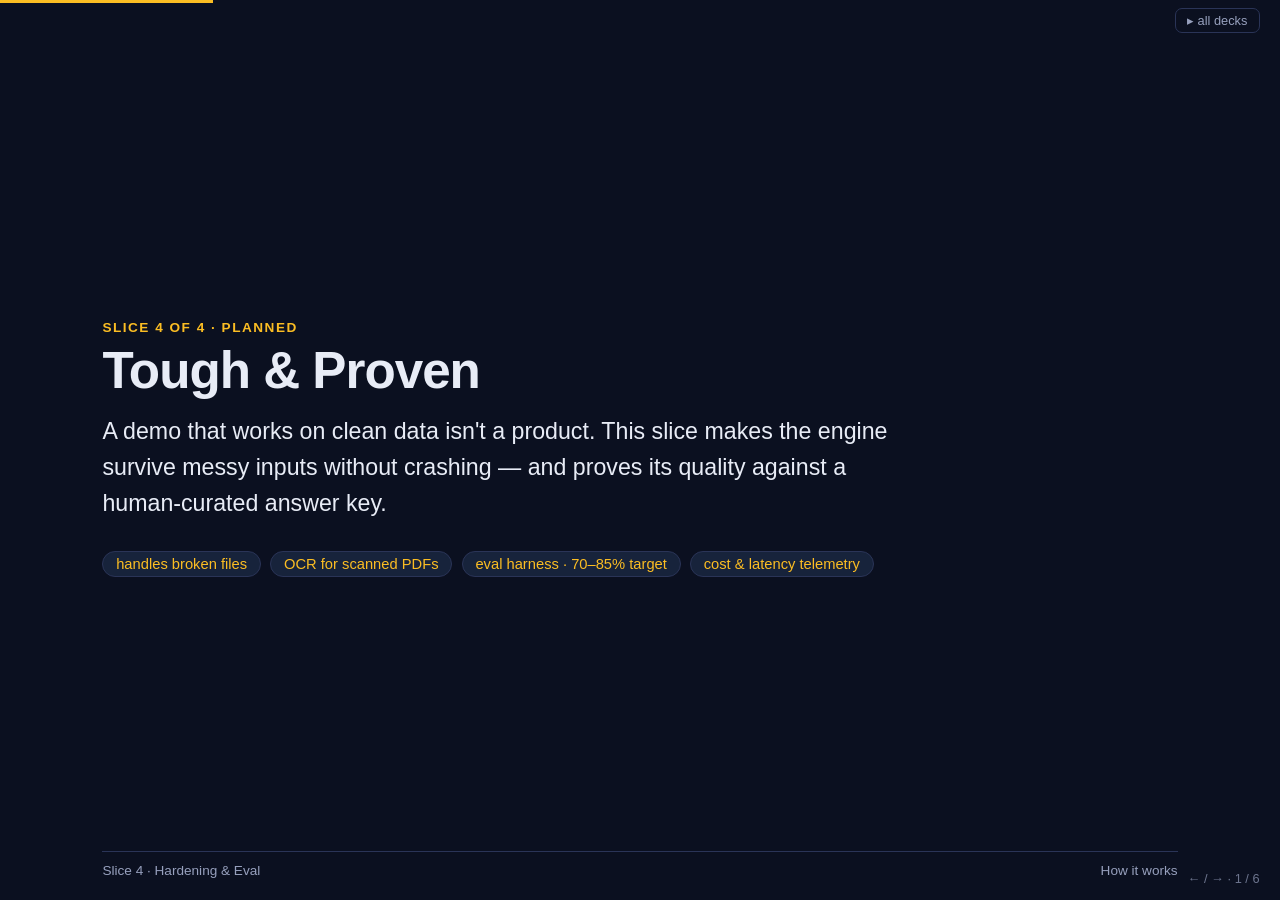
<file: presentations/slice-4-hardening-and-eval/index.html>
<!DOCTYPE html>
<html lang="en">
<head>
<meta charset="UTF-8">
<meta name="viewport" content="width=device-width, initial-scale=1.0">
<title>Slice 4 — Hardening + Evaluation</title>
<link rel="stylesheet" href="../assets/deck.css">
<style>body{--accent:#fbbd23}</style>
</head>
<body>
<div class="progress" id="progress"></div>
<div class="home"><a href="../index.html">▸ all decks</a></div>
<div class="deck">

<!-- 1 -->
<section class="slide active center">
  <span class="tag">Slice 4 of 4 · planned</span>
  <h1>Tough &amp; Proven</h1>
  <p class="lead">A demo that works on clean data isn't a product. This slice makes the engine
  survive messy inputs without crashing — and proves its quality against a human-curated answer key.</p>
  <div style="margin-top:1.6rem">
    <span class="pill">handles broken files</span>
    <span class="pill">OCR for scanned PDFs</span>
    <span class="pill">eval harness · 70–85% target</span>
    <span class="pill">cost &amp; latency telemetry</span>
  </div>
  <div class="footer"><span>Slice 4 · Hardening &amp; Eval</span><span>How it works</span></div>
</section>

<!-- 2 problem -->
<section class="slide">
  <h2><span class="tag">The problem it solves</span>Two things stand between "works" and "trustworthy"</h2>
  <div class="row">
    <div class="card"><h3>Real data is messy</h3><p>Corrupt PDFs, a missing spreadsheet column, a scanned-image CV, a start date in the past. Any of these could crash a naive pipeline mid-run.</p></div>
    <div class="card"><h3>"Is it actually good?"</h3><p>Up to now, quality is anecdotal ("Aarav looks right"). A product needs a <span class="em">measured</span> pass rate against known-correct answers.</p></div>
  </div>
  <div class="footer"><span>Works → trustworthy</span><span>2 / 6</span></div>
</section>

<!-- 3 robustness -->
<section class="slide">
  <h2><span class="tag">How it works — robustness</span>Every bad input gets a clear message, never a crash</h2>
  <div class="row">
    <div class="col" style="max-width:30rem">
      <div class="flow" style="margin:.2rem 0"><div class="node bad" style="flex:1">corrupt PDF</div><span class="arrow">→</span><div class="node good" style="flex:1">flag, keep the person</div></div>
      <div class="flow" style="margin:.2rem 0"><div class="node bad" style="flex:1">missing column</div><span class="arrow">→</span><div class="node good" style="flex:1">"X missing in sheet Y"</div></div>
      <div class="flow" style="margin:.2rem 0"><div class="node bad" style="flex:1">scanned image CV</div><span class="arrow">→</span><div class="node good" style="flex:1">OCR, else flag low-confidence</div></div>
      <div class="flow" style="margin:.2rem 0"><div class="node bad" style="flex:1">past start date</div><span class="arrow">→</span><div class="node good" style="flex:1">warn &amp; proceed</div></div>
    </div>
    <div>
      <p>The rule throughout: <span class="em">degrade, don't die.</span> A specific error names the file and the problem; a flawed record is flagged and kept, never silently dropped.</p>
      <p class="sub">This is the same "no silent drops" principle from Slice 1, extended from filtering to ingestion.</p>
    </div>
  </div>
  <div class="footer"><span>Robustness</span><span>3 / 6</span></div>
</section>

<!-- 4 eval harness -->
<section class="slide">
  <h2><span class="tag">How it works — the proof</span>Graded against a human answer key</h2>
  <div class="flow" style="justify-content:center;margin:1.2rem 0">
    <div class="node">golden set<small>curated roles → expected shortlist</small></div>
    <span class="arrow">→</span>
    <div class="node on">run the engine</div>
    <span class="arrow">→</span>
    <div class="node llm">eval harness<small>compare vs expected</small></div>
    <span class="arrow">→</span>
    <div class="node good">pass rate</div>
  </div>
  <p>The golden set includes <span class="em">positive</span> cases (Java role → Java engineer ranks #1), <span class="em">negative</span> cases (Tester must NOT appear for the AI role), and at least one <span class="em">unfillable</span> role to test gap analysis.</p>
  <div class="footer"><span>The eval harness</span><span>4 / 6</span></div>
</section>

<!-- 5 why 70-85 + telemetry -->
<section class="slide">
  <h2><span class="tag">What "good" means</span>Target 70–85% — and why 100% is a red flag</h2>
  <div class="row">
    <div>
      <div class="card" style="text-align:center;padding:1.8rem">
        <div class="stat" style="font-size:3.6rem">70–85%</div>
        <small>target eval pass rate</small>
      </div>
      <p class="sub">A perfect score means the test set is too easy — it isn't probing the hard, judgment-call cases. A healthy band proves the evals have teeth.</p>
    </div>
    <div>
      <h3 style="color:#fff;margin-bottom:.5rem">Plus: every run is observable</h3>
      <ul>
        <li>Tokens &amp; cost per run</li>
        <li>Per-stage timings <small>(&lt; 5s single role, &lt; 60s batch)</small></li>
        <li>Data-quality flags &amp; config version</li>
        <li>Provider set to zero data-retention</li>
      </ul>
    </div>
  </div>
  <div class="footer"><span>Measured quality</span><span>5 / 6</span></div>
</section>

<!-- 6 close -->
<section class="slide center">
  <h2><span class="tag">After Slice 4</span>The product is complete</h2>
  <p class="lead" style="text-align:center;max-width:62ch">Fast and free at its core, intelligent at its edges, explainable in its output,
  robust on messy data, and <span class="hi">measurably</span> good.</p>
  <p class="lead" style="margin-top:1.6rem;text-align:center">See the <a href="../final-product/index.html" style="color:var(--accent)">whole-product overview ▸</a></p>
  <div class="footer"><span>Slice 4 → complete</span><span>6 / 6</span></div>
</section>

</div>
<div class="nav">← / → · <span id="counter">1 / 6</span></div>
<script src="../assets/deck.js"></script>
</body>
</html>
</file>
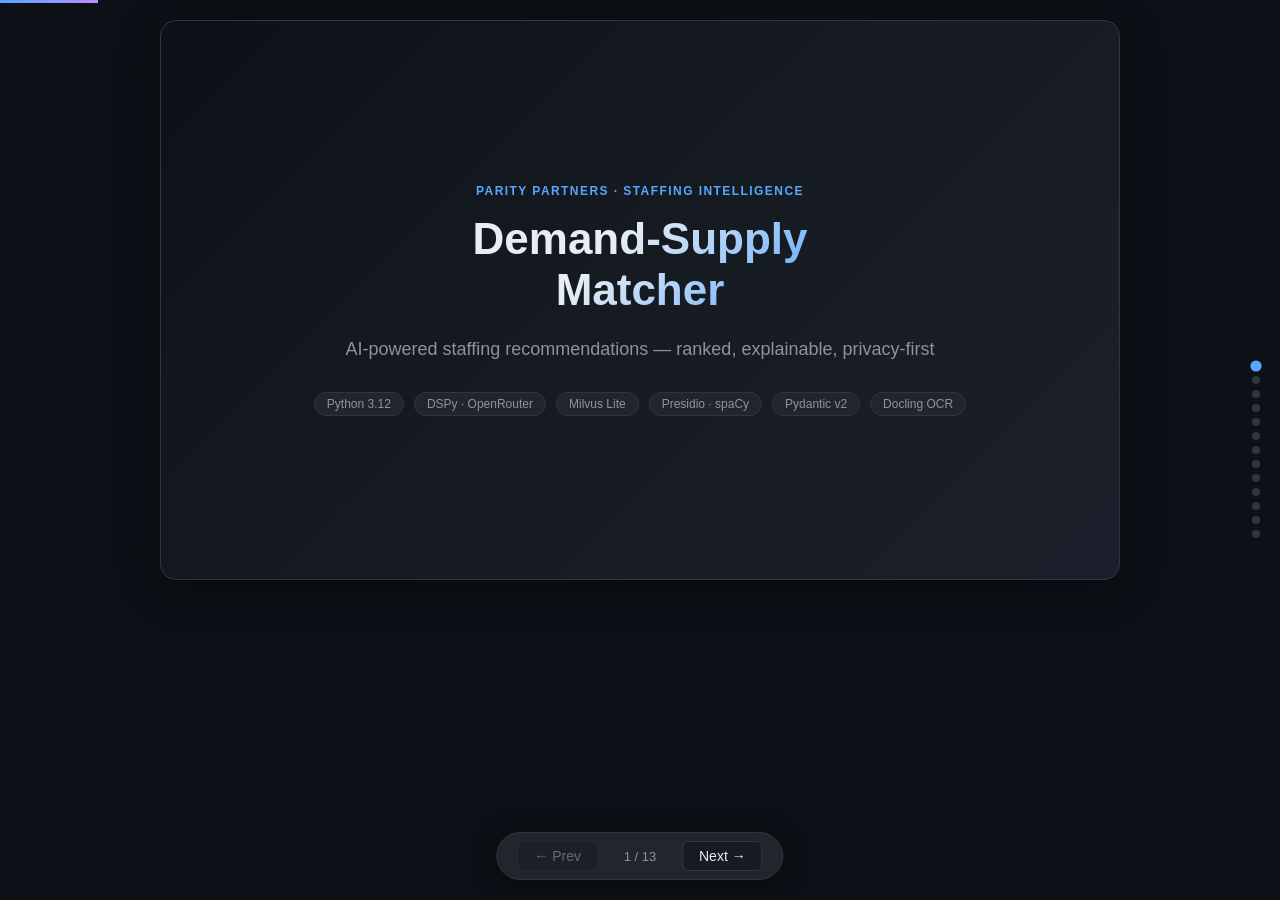
<file: presentation.html>
<!DOCTYPE html>
<html lang="en">
<head>
<meta charset="UTF-8" />
<meta name="viewport" content="width=device-width, initial-scale=1.0" />
<title>Demand-Supply Matcher — Presentation</title>
<style>
  :root {
    --bg: #0d1117;
    --surface: #161b22;
    --surface2: #21262d;
    --border: #30363d;
    --accent: #58a6ff;
    --accent2: #3fb950;
    --accent3: #d29922;
    --accent4: #f78166;
    --accent5: #bc8cff;
    --text: #e6edf3;
    --muted: #8b949e;
    --slide-w: 960px;
    --slide-h: 560px;
  }

  * { box-sizing: border-box; margin: 0; padding: 0; }

  body {
    background: var(--bg);
    color: var(--text);
    font-family: -apple-system, BlinkMacSystemFont, "Segoe UI", Helvetica, Arial, sans-serif;
    display: flex;
    flex-direction: column;
    align-items: center;
    min-height: 100vh;
    padding: 20px 20px 80px;
  }

  /* ── Controls ── */
  #controls {
    position: fixed;
    bottom: 20px;
    left: 50%;
    transform: translateX(-50%);
    display: flex;
    gap: 12px;
    align-items: center;
    background: var(--surface2);
    border: 1px solid var(--border);
    border-radius: 999px;
    padding: 8px 20px;
    z-index: 100;
    box-shadow: 0 4px 24px rgba(0,0,0,.5);
  }
  #controls button {
    background: var(--surface);
    border: 1px solid var(--border);
    color: var(--text);
    border-radius: 6px;
    padding: 6px 16px;
    cursor: pointer;
    font-size: 14px;
    transition: background .15s, border-color .15s;
  }
  #controls button:hover { background: var(--border); border-color: var(--accent); }
  #controls button:disabled { opacity: .35; cursor: default; }
  #slide-counter { font-size: 13px; color: var(--muted); min-width: 60px; text-align: center; }
  #progress-bar {
    position: fixed;
    top: 0; left: 0;
    height: 3px;
    background: linear-gradient(90deg, var(--accent), var(--accent5));
    transition: width .3s ease;
    z-index: 200;
  }

  /* ── Slide container ── */
  #deck {
    width: var(--slide-w);
    max-width: 100%;
    position: relative;
  }

  .slide {
    display: none;
    width: var(--slide-w);
    max-width: 100%;
    min-height: var(--slide-h);
    background: var(--surface);
    border: 1px solid var(--border);
    border-radius: 16px;
    padding: 52px 60px;
    animation: fadeIn .3s ease;
    box-shadow: 0 8px 40px rgba(0,0,0,.4);
  }
  .slide.active { display: flex; flex-direction: column; }

  @keyframes fadeIn {
    from { opacity: 0; transform: translateY(10px); }
    to   { opacity: 1; transform: translateY(0); }
  }

  /* ── Slide types ── */
  .slide-title {
    align-items: center;
    justify-content: center;
    text-align: center;
    background: linear-gradient(135deg, #0d1117 0%, #161b22 50%, #1a1f2b 100%);
  }
  .slide-title .eyebrow {
    font-size: 12px;
    font-weight: 600;
    letter-spacing: .12em;
    text-transform: uppercase;
    color: var(--accent);
    margin-bottom: 16px;
  }
  .slide-title h1 {
    font-size: 44px;
    font-weight: 700;
    line-height: 1.15;
    background: linear-gradient(135deg, var(--text) 40%, var(--accent));
    -webkit-background-clip: text;
    -webkit-text-fill-color: transparent;
    background-clip: text;
    margin-bottom: 20px;
  }
  .slide-title .subtitle {
    font-size: 18px;
    color: var(--muted);
    max-width: 620px;
    line-height: 1.6;
  }
  .slide-title .tag-row {
    margin-top: 28px;
    display: flex;
    gap: 10px;
    flex-wrap: wrap;
    justify-content: center;
  }
  .tag {
    background: var(--surface2);
    border: 1px solid var(--border);
    border-radius: 999px;
    padding: 4px 12px;
    font-size: 12px;
    color: var(--muted);
  }

  /* ── Section header ── */
  .slide-section {
    align-items: center;
    justify-content: center;
    text-align: center;
    background: linear-gradient(135deg, #0d1117, #161b22);
  }
  .section-number {
    font-size: 60px;
    font-weight: 700;
    color: var(--border);
    line-height: 1;
    margin-bottom: 8px;
  }
  .section-label {
    font-size: 32px;
    font-weight: 700;
    color: var(--text);
  }
  .section-sub {
    margin-top: 12px;
    font-size: 15px;
    color: var(--muted);
  }

  /* ── Content slide ── */
  .slide h2 {
    font-size: 26px;
    font-weight: 700;
    color: var(--text);
    margin-bottom: 28px;
    padding-bottom: 14px;
    border-bottom: 1px solid var(--border);
  }
  .slide h2 .accent { color: var(--accent); }

  /* ── Two-column grid ── */
  .two-col { display: grid; grid-template-columns: 1fr 1fr; gap: 24px; flex: 1; }
  .three-col { display: grid; grid-template-columns: 1fr 1fr 1fr; gap: 20px; flex: 1; }

  /* ── Cards ── */
  .card {
    background: var(--surface2);
    border: 1px solid var(--border);
    border-radius: 10px;
    padding: 20px;
  }
  .card.highlight-blue  { border-color: var(--accent);  }
  .card.highlight-green { border-color: var(--accent2); }
  .card.highlight-yellow{ border-color: var(--accent3); }
  .card.highlight-red   { border-color: var(--accent4); }
  .card.highlight-purple{ border-color: var(--accent5); }

  .card-title {
    font-size: 11px;
    font-weight: 700;
    letter-spacing: .1em;
    text-transform: uppercase;
    color: var(--muted);
    margin-bottom: 8px;
  }
  .card-value {
    font-size: 28px;
    font-weight: 700;
    color: var(--text);
    line-height: 1.2;
  }
  .card-value.blue   { color: var(--accent); }
  .card-value.green  { color: var(--accent2); }
  .card-value.yellow { color: var(--accent3); }
  .card-value.red    { color: var(--accent4); }
  .card-value.purple { color: var(--accent5); }

  /* ── Lists ── */
  ul.bullets { list-style: none; display: flex; flex-direction: column; gap: 10px; }
  ul.bullets li {
    display: flex;
    align-items: flex-start;
    gap: 10px;
    font-size: 15px;
    line-height: 1.5;
    color: var(--text);
  }
  ul.bullets li::before {
    content: "▸";
    color: var(--accent);
    flex-shrink: 0;
    margin-top: 1px;
  }
  ul.bullets li.green::before  { color: var(--accent2); }
  ul.bullets li.yellow::before { color: var(--accent3); }
  ul.bullets li.red::before    { color: var(--accent4); }
  ul.bullets li.purple::before { color: var(--accent5); }

  /* ── Pipeline ── */
  .pipeline {
    display: flex;
    align-items: stretch;
    gap: 0;
    flex: 1;
  }
  .pipe-stage {
    flex: 1;
    background: var(--surface2);
    border: 1px solid var(--border);
    border-radius: 10px;
    padding: 16px 12px;
    text-align: center;
    position: relative;
    display: flex;
    flex-direction: column;
    gap: 8px;
    transition: border-color .2s;
  }
  .pipe-stage:hover { border-color: var(--accent); }
  .pipe-stage + .pipe-stage { margin-left: 8px; }
  .pipe-stage + .pipe-stage::before {
    content: "→";
    position: absolute;
    left: -16px;
    top: 50%;
    transform: translateY(-50%);
    color: var(--muted);
    font-size: 18px;
    pointer-events: none;
  }
  .pipe-num {
    font-size: 11px;
    font-weight: 700;
    color: var(--muted);
    letter-spacing: .08em;
  }
  .pipe-icon { font-size: 26px; }
  .pipe-name {
    font-size: 13px;
    font-weight: 700;
    color: var(--text);
  }
  .pipe-detail {
    font-size: 11px;
    color: var(--muted);
    line-height: 1.4;
  }
  .pipe-stage.s1 { border-top: 3px solid var(--accent);  }
  .pipe-stage.s2 { border-top: 3px solid var(--accent2); }
  .pipe-stage.s3 { border-top: 3px solid var(--accent5); }
  .pipe-stage.s4 { border-top: 3px solid var(--accent3); }
  .pipe-stage.s5 { border-top: 3px solid var(--accent4); }

  /* ── Score dimensions ── */
  .dim-grid { display: flex; flex-direction: column; gap: 10px; flex: 1; }
  .dim-row {
    display: grid;
    grid-template-columns: 180px 1fr 60px;
    align-items: center;
    gap: 12px;
  }
  .dim-name { font-size: 14px; font-weight: 600; color: var(--text); }
  .dim-bar-track {
    height: 20px;
    background: var(--surface2);
    border-radius: 4px;
    overflow: hidden;
    border: 1px solid var(--border);
  }
  .dim-bar-fill {
    height: 100%;
    border-radius: 4px;
    transition: width 1s ease;
  }
  .dim-weight { font-size: 13px; font-weight: 700; text-align: right; }

  /* ── Table ── */
  table {
    width: 100%;
    border-collapse: collapse;
    font-size: 13px;
  }
  th {
    text-align: left;
    padding: 8px 12px;
    background: var(--surface2);
    color: var(--muted);
    font-size: 11px;
    font-weight: 700;
    letter-spacing: .08em;
    text-transform: uppercase;
    border-bottom: 1px solid var(--border);
  }
  td {
    padding: 10px 12px;
    border-bottom: 1px solid var(--border);
    color: var(--text);
    vertical-align: top;
    line-height: 1.4;
  }
  tr:last-child td { border-bottom: none; }
  tr:hover td { background: rgba(255,255,255,.02); }
  .badge {
    display: inline-block;
    border-radius: 999px;
    padding: 2px 8px;
    font-size: 11px;
    font-weight: 600;
  }
  .badge-blue   { background: rgba(88,166,255,.15); color: var(--accent);  border: 1px solid rgba(88,166,255,.3); }
  .badge-green  { background: rgba(63,185,80,.15);  color: var(--accent2); border: 1px solid rgba(63,185,80,.3); }
  .badge-yellow { background: rgba(210,153,34,.15); color: var(--accent3); border: 1px solid rgba(210,153,34,.3); }
  .badge-purple { background: rgba(188,140,255,.15);color: var(--accent5); border: 1px solid rgba(188,140,255,.3); }
  .badge-red    { background: rgba(247,129,102,.15);color: var(--accent4); border: 1px solid rgba(247,129,102,.3); }

  /* ── Callout ── */
  .callout {
    border-radius: 8px;
    padding: 14px 18px;
    margin-top: 16px;
    font-size: 14px;
    line-height: 1.6;
  }
  .callout.blue   { background: rgba(88,166,255,.08);  border-left: 3px solid var(--accent); }
  .callout.green  { background: rgba(63,185,80,.08);   border-left: 3px solid var(--accent2); }
  .callout.yellow { background: rgba(210,153,34,.08);  border-left: 3px solid var(--accent3); }
  .callout.purple { background: rgba(188,140,255,.08); border-left: 3px solid var(--accent5); }

  .label { font-size: 11px; font-weight: 700; text-transform: uppercase; letter-spacing: .08em; color: var(--muted); margin-bottom: 6px; }
  .spacer { flex: 1; }

  /* ── Roadmap ── */
  .roadmap { display: flex; flex-direction: column; gap: 12px; flex: 1; }
  .roadmap-item {
    display: grid;
    grid-template-columns: 100px 1fr;
    gap: 16px;
    align-items: start;
  }
  .roadmap-phase {
    text-align: right;
    font-size: 12px;
    font-weight: 700;
    color: var(--muted);
    padding-top: 2px;
  }
  .roadmap-body {
    background: var(--surface2);
    border: 1px solid var(--border);
    border-radius: 8px;
    padding: 12px 16px;
  }
  .roadmap-title { font-size: 14px; font-weight: 700; color: var(--text); margin-bottom: 4px; }
  .roadmap-desc  { font-size: 13px; color: var(--muted); line-height: 1.5; }

  .metric-grid { display: grid; grid-template-columns: repeat(3, 1fr); gap: 16px; }
  .metric-card {
    background: var(--surface2);
    border: 1px solid var(--border);
    border-radius: 10px;
    padding: 18px;
    text-align: center;
  }
  .metric-value { font-size: 32px; font-weight: 700; }
  .metric-label { font-size: 12px; color: var(--muted); margin-top: 4px; }

  code {
    font-family: "SF Mono", Consolas, "Liberation Mono", Menlo, monospace;
    background: var(--surface2);
    border: 1px solid var(--border);
    border-radius: 4px;
    padding: 1px 6px;
    font-size: 12px;
    color: var(--accent5);
  }

  /* slide number dot nav */
  #dot-nav {
    position: fixed;
    right: 20px;
    top: 50%;
    transform: translateY(-50%);
    display: flex;
    flex-direction: column;
    gap: 6px;
    z-index: 100;
  }
  .dot {
    width: 8px; height: 8px;
    border-radius: 50%;
    background: var(--border);
    cursor: pointer;
    transition: background .2s, transform .2s;
  }
  .dot.active { background: var(--accent); transform: scale(1.4); }
  .dot:hover  { background: var(--muted); }
</style>
</head>
<body>

<div id="progress-bar"></div>

<div id="deck">

  <!-- ───────────────── SLIDE 0: TITLE ───────────────── -->
  <div class="slide slide-title active" id="s0">
    <div class="eyebrow">Parity Partners · Staffing Intelligence</div>
    <h1>Demand-Supply<br>Matcher</h1>
    <p class="subtitle">AI-powered staffing recommendations — ranked, explainable, privacy-first</p>
    <div class="tag-row">
      <span class="tag">Python 3.12</span>
      <span class="tag">DSPy · OpenRouter</span>
      <span class="tag">Milvus Lite</span>
      <span class="tag">Presidio · spaCy</span>
      <span class="tag">Pydantic v2</span>
      <span class="tag">Docling OCR</span>
    </div>
  </div>

  <!-- ───────────────── SLIDE 1: PROBLEM ───────────────── -->
  <div class="slide" id="s1">
    <h2>The <span class="accent">Problem</span> We're Solving</h2>
    <div class="two-col">
      <div>
        <div class="label">Today's reality</div>
        <ul class="bullets" style="margin-top:10px">
          <li>Staffing managers match consultants to roles <strong>by hand in a spreadsheet</strong></li>
          <li class="yellow">Slow — decision latency slows bench-to-role placement</li>
          <li class="red">Inconsistent — judgment varies person-to-person, meeting-to-meeting</li>
          <li class="red">No audit trail — hard to justify or revisit recommendations</li>
          <li class="yellow">Growing fast — <strong>~5 % headcount per month</strong>; spreadsheets don't scale</li>
        </ul>
        <div class="callout yellow" style="margin-top:18px">
          <strong>Supply pool:</strong> Beach · Rolling-off · New joiners — all in constant flux
        </div>
      </div>
      <div>
        <div class="label">What we want</div>
        <ul class="bullets" style="margin-top:10px">
          <li class="green">A <strong>ranked, explainable shortlist</strong> for any open role</li>
          <li class="green">Surfaces trade-offs so a human makes the final call</li>
          <li class="green">Consistent, reproducible scoring across runs</li>
          <li class="green">Privacy-safe — PII scrubbed before any cloud call</li>
          <li>Works on a laptop — no server infra required in v1</li>
        </ul>
        <div class="callout green" style="margin-top:18px">
          <code>dsm match "Senior Python Engineer" --top 5</code>
        </div>
      </div>
    </div>
  </div>

  <!-- ───────────────── SLIDE 2: DESIGN PHILOSOPHY ───────────────── -->
  <div class="slide" id="s2">
    <h2>Design <span class="accent">Philosophy</span></h2>
    <div class="three-col">
      <div class="card highlight-blue">
        <div class="card-title">Principle 1</div>
        <div class="card-value blue" style="font-size:20px">Deterministic<br>Core</div>
        <p style="margin-top:10px;font-size:13px;color:var(--muted);line-height:1.5">
          Filtering, weighting, ranking, and tiebreaks are pure Python — no randomness, no cloud call.
          The LLM is used only at the <em>edges</em>: extraction and explanation.
        </p>
      </div>
      <div class="card highlight-green">
        <div class="card-title">Principle 2</div>
        <div class="card-value green" style="font-size:20px">LLM Never<br>Sets Rank</div>
        <p style="margin-top:10px;font-size:13px;color:var(--muted);line-height:1.5">
          LLM explains a rank already computed deterministically. A hallucinated explanation
          cannot change who is recommended.
        </p>
      </div>
      <div class="card highlight-purple">
        <div class="card-title">Principle 3</div>
        <div class="card-value purple" style="font-size:20px">Privacy<br>First</div>
        <p style="margin-top:10px;font-size:13px;color:var(--muted);line-height:1.5">
          PII is scrubbed via Presidio <em>before</em> any text leaves the machine.
          Embeddings are generated locally — no profile text sent off-device for similarity.
        </p>
      </div>
      <div class="card highlight-yellow">
        <div class="card-title">Principle 4</div>
        <div class="card-value yellow" style="font-size:20px">Cost<br>Discipline</div>
        <p style="margin-top:10px;font-size:13px;color:var(--muted);line-height:1.5">
          Slice-1 = zero LLM calls. LLM is added only where unstructured input genuinely needs it.
          DSPy response caching makes warm runs free.
        </p>
      </div>
      <div class="card">
        <div class="card-title">Principle 5</div>
        <div class="card-value" style="font-size:20px">Config<br>Driven</div>
        <p style="margin-top:10px;font-size:13px;color:var(--muted);line-height:1.5">
          All weights, thresholds, and model IDs live in <code>config/default.yaml</code>.
          Zero magic numbers in source code.
        </p>
      </div>
      <div class="card">
        <div class="card-title">Principle 6</div>
        <div class="card-value" style="font-size:20px">Testable<br>Stages</div>
        <p style="margin-top:10px;font-size:13px;color:var(--muted);line-height:1.5">
          Each pipeline stage is independently unit-testable with no cross-stage coupling.
          Evals gate both LLM extractions and explanations.
        </p>
      </div>
    </div>
  </div>

  <!-- ───────────────── SLIDE 3: PIPELINE OVERVIEW ───────────────── -->
  <div class="slide" id="s3">
    <h2>The <span class="accent">5-Stage</span> Pipeline</h2>
    <div class="pipeline" style="margin-bottom:20px">
      <div class="pipe-stage s1">
        <div class="pipe-num">01</div>
        <div class="pipe-icon">📥</div>
        <div class="pipe-name">Ingest</div>
        <div class="pipe-detail">Excel workbook · PDF profiles · Markdown feedback</div>
      </div>
      <div class="pipe-stage s2">
        <div class="pipe-num">02</div>
        <div class="pipe-icon">🔧</div>
        <div class="pipe-name">Normalise</div>
        <div class="pipe-detail">Dedup · Location canon · PII scrub · Confidence scoring</div>
      </div>
      <div class="pipe-stage s3">
        <div class="pipe-num">03</div>
        <div class="pipe-icon">🔍</div>
        <div class="pipe-name">Index</div>
        <div class="pipe-detail">Local embeddings · Milvus Lite vector store</div>
      </div>
      <div class="pipe-stage s4">
        <div class="pipe-num">04</div>
        <div class="pipe-icon">⚖️</div>
        <div class="pipe-name">Match</div>
        <div class="pipe-detail">Hard filters · 6D scoring · Rank · Gap analysis</div>
      </div>
      <div class="pipe-stage s5">
        <div class="pipe-num">05</div>
        <div class="pipe-icon">💬</div>
        <div class="pipe-name">Explain</div>
        <div class="pipe-detail">DSPy → OpenRouter · Grounded NL explanations</div>
      </div>
    </div>
    <div class="two-col">
      <div class="callout blue">
        <strong>Ingest is a one-off:</strong> run once per data refresh. Match queries reuse the cached index — no re-embedding on every query.
      </div>
      <div class="callout green">
        <strong>Stateless per run:</strong> each invocation reads a snapshot, produces output. No mutable application database in v1.
      </div>
    </div>
  </div>

  <!-- ───────────────── SLIDE 4: DATA SOURCES ───────────────── -->
  <div class="slide" id="s4">
    <h2>Data <span class="accent">Sources</span> &amp; Ingestion</h2>
    <table>
      <thead>
        <tr>
          <th>Source</th>
          <th>Format</th>
          <th>Contents</th>
          <th>Parser</th>
          <th>Join key</th>
        </tr>
      </thead>
      <tbody>
        <tr>
          <td><strong>demand-supply.xlsx</strong></td>
          <td><span class="badge badge-green">XLSX</span></td>
          <td>Open roles + three supply tabs: Beach, Rolling Off, New Joiners</td>
          <td><code>openpyxl</code></td>
          <td>Role ID / Email</td>
        </tr>
        <tr>
          <td><strong>profiles/*.pdf</strong></td>
          <td><span class="badge badge-blue">PDF</span></td>
          <td>50 consultant profiles — structured template or free-form + scanned</td>
          <td><code>Docling</code> + OCR fallback</td>
          <td>Filename stem → name → email</td>
        </tr>
        <tr>
          <td><strong>project_feedback/*.md</strong></td>
          <td><span class="badge badge-purple">Markdown</span></td>
          <td>Project, client, and beach feedback sections per consultant</td>
          <td>Regex section parser</td>
          <td><code>**Email (key):**</code> header</td>
        </tr>
      </tbody>
    </table>
    <div class="callout yellow" style="margin-top:18px">
      <strong>Data resilience:</strong> the pipeline never drops a consultant due to missing data.
      Low-confidence sources reduce <code>data_confidence</code> score and add <code>data_gaps</code> flags — never silently omit a person.
    </div>
    <div class="metric-grid" style="margin-top:16px">
      <div class="metric-card">
        <div class="metric-value blue">50</div>
        <div class="metric-label">Consultant profiles</div>
      </div>
      <div class="metric-card">
        <div class="metric-value green">3</div>
        <div class="metric-label">Supply states</div>
      </div>
      <div class="metric-card">
        <div class="metric-value yellow">&lt; 10 min</div>
        <div class="metric-label">Full ingest target</div>
      </div>
    </div>
  </div>

  <!-- ───────────────── SLIDE 5: SCORING ───────────────── -->
  <div class="slide" id="s5">
    <h2>6-Dimension <span class="accent">Scoring</span></h2>
    <div class="dim-grid" id="dim-grid">
      <div class="dim-row">
        <div class="dim-name">🎯 Skill Match</div>
        <div class="dim-bar-track"><div class="dim-bar-fill" style="width:0%;background:var(--accent)" data-w="35"></div></div>
        <div class="dim-weight blue">35 %</div>
      </div>
      <div class="dim-row">
        <div class="dim-name">📊 Feedback Quality</div>
        <div class="dim-bar-track"><div class="dim-bar-fill" style="width:0%;background:var(--accent2)" data-w="25"></div></div>
        <div class="dim-weight green">25 %</div>
      </div>
      <div class="dim-row">
        <div class="dim-name">📅 Availability</div>
        <div class="dim-bar-track"><div class="dim-bar-fill" style="width:0%;background:var(--accent3)" data-w="15"></div></div>
        <div class="dim-weight yellow">15 %</div>
      </div>
      <div class="dim-row">
        <div class="dim-name">🔄 Adaptability</div>
        <div class="dim-bar-track"><div class="dim-bar-fill" style="width:0%;background:var(--accent5)" data-w="15"></div></div>
        <div class="dim-weight purple">15 %</div>
      </div>
      <div class="dim-row">
        <div class="dim-name">📦 Supply State</div>
        <div class="dim-bar-track"><div class="dim-bar-fill" style="width:0%;background:var(--muted)" data-w="5"></div></div>
        <div class="dim-weight">5 %</div>
      </div>
      <div class="dim-row">
        <div class="dim-name">📈 Performance Trend</div>
        <div class="dim-bar-track"><div class="dim-bar-fill" style="width:0%;background:var(--accent4)" data-w="5"></div></div>
        <div class="dim-weight red">5 %</div>
      </div>
    </div>
    <div class="two-col" style="margin-top:18px">
      <div class="callout blue">
        <strong>Skill match layers:</strong> Exact match (100) → adjacent/synonym map (60) → local vector similarity (65) → new joiner credit (40)
      </div>
      <div class="callout green">
        <strong>55 % deterministic · 45 % LLM-enriched.</strong> Feedback quality, adaptability, and performance trend come from LLM extraction — never from the LLM's opinion.
      </div>
    </div>
  </div>

  <!-- ───────────────── SLIDE 6: LLM EXTRACTION ───────────────── -->
  <div class="slide" id="s6">
    <h2>LLM <span class="accent">Extraction</span> — How It Works</h2>
    <div class="two-col">
      <div>
        <div class="label">What the LLM extracts</div>
        <table style="margin-top:10px">
          <thead>
            <tr><th>Dimension</th><th>Signals extracted</th></tr>
          </thead>
          <tbody>
            <tr>
              <td><strong>Feedback Quality</strong></td>
              <td>Sentiment (positive/neutral/negative), client-keep signal, domain depth, concerns</td>
            </tr>
            <tr>
              <td><strong>Adaptability</strong></td>
              <td>Tech transitions ≥ 2, learning-speed mentions, cross-domain ≥ 2, upskilling evidence</td>
            </tr>
            <tr>
              <td><strong>Performance Trend</strong></td>
              <td>improving / stable / declining / unknown</td>
            </tr>
          </tbody>
        </table>
        <div class="callout yellow" style="margin-top:14px">
          <strong>Grounding invariant:</strong> each extracted claim must be traceable to a span in the source text.
          Ungrounded extractions are flagged, not scored.
        </div>
      </div>
      <div>
        <div class="label">DSPy modules (typed signatures)</div>
        <ul class="bullets" style="margin-top:10px">
          <li><code>ProfileExtraction</code> — free-form PDF → structured fields</li>
          <li><code>FeedbackSignalExtraction</code> — markdown feedback → signals</li>
          <li><code>AdaptabilitySignalExtraction</code> — combined text → adaptability flags</li>
          <li><code>PerformanceTrendExtraction</code> — text → trend direction</li>
          <li class="green"><code>CandidateExplanation</code> — evidence package → NL explanation</li>
        </ul>
        <div class="callout purple" style="margin-top:14px">
          <strong>Model tier:</strong> <code>gpt-4o-mini</code> for extraction (high-volume, cheap) · <code>gpt-4o</code> for explanations (low-volume, quality matters) · <code>claude-3-haiku</code> fallback
        </div>
      </div>
    </div>
  </div>

  <!-- ───────────────── SLIDE 7: PRIVACY & SECURITY ───────────────── -->
  <div class="slide" id="s7">
    <h2>Privacy &amp; <span class="accent">Security</span></h2>
    <div class="two-col">
      <div>
        <div class="label">PII pipeline (Presidio + spaCy)</div>
        <ul class="bullets" style="margin-top:10px">
          <li class="green">Scrub-before-send: names, emails, phone numbers, client names removed/pseudonymised before any API call</li>
          <li class="green">Token map stored locally — rehydrated after LLM returns, never in transit</li>
          <li class="green">PII gate test is a <strong>release blocker</strong></li>
          <li>Entities detected: <code>PERSON</code>, <code>EMAIL_ADDRESS</code>, <code>PHONE_NUMBER</code>, <code>ORGANIZATION</code></li>
        </ul>
        <div class="callout green" style="margin-top:16px">
          Embeddings generated locally with <code>all-MiniLM-L6-v2</code> — <strong>no profile text leaves the machine</strong> for the similarity step.
        </div>
      </div>
      <div>
        <div class="label">Data flow security</div>
        <table style="margin-top:10px">
          <thead>
            <tr><th>Step</th><th>What happens</th></tr>
          </thead>
          <tbody>
            <tr>
              <td>Normalise</td>
              <td><span class="badge badge-green">PII scrubbed</span> stored as tokens in <code>pii_token_map</code></td>
            </tr>
            <tr>
              <td>Index</td>
              <td>Vectors computed locally — <span class="badge badge-green">never sent</span></td>
            </tr>
            <tr>
              <td>LLM extract</td>
              <td>Only scrubbed text transmitted</td>
            </tr>
            <tr>
              <td>LLM explain</td>
              <td>Evidence package (scrubbed) sent; result rehydrated locally</td>
            </tr>
            <tr>
              <td>Output</td>
              <td>Real names restored from local token map</td>
            </tr>
          </tbody>
        </table>
        <div class="callout blue" style="margin-top:14px">
          <strong>Provider:</strong> OpenRouter with zero-retention / no-training providers required per TDD §5.2
        </div>
      </div>
    </div>
  </div>

  <!-- ───────────────── SLIDE 8: COST & PERFORMANCE ───────────────── -->
  <div class="slide" id="s8">
    <h2>Cost &amp; <span class="accent">Performance</span></h2>
    <div class="metric-grid" style="margin-bottom:20px">
      <div class="metric-card">
        <div class="metric-value green">~$0.02</div>
        <div class="metric-label">Cost per cold run (full 50 consultants)</div>
      </div>
      <div class="metric-card">
        <div class="metric-value blue">$0.00</div>
        <div class="metric-label">Warm run cost (DSPy cache hit)</div>
      </div>
      <div class="metric-card">
        <div class="metric-value yellow">~90–120 s</div>
        <div class="metric-label">Warm run wall time</div>
      </div>
    </div>
    <table>
      <thead>
        <tr>
          <th>Mode</th>
          <th>Dimensions scored</th>
          <th>Wall time (per role)</th>
          <th>Cost</th>
          <th>Deterministic</th>
          <th>Best for</th>
        </tr>
      </thead>
      <tbody>
        <tr>
          <td><code>--no-llm</code></td>
          <td>3 of 6 (real data)</td>
          <td>~90–120 s</td>
          <td><span class="badge badge-green">$0.00</span></td>
          <td><span class="badge badge-green">✓ always</span></td>
          <td>CI, iteration, debugging</td>
        </tr>
        <tr>
          <td>LLM-on (cold)</td>
          <td>6 of 6</td>
          <td>~5–10 min</td>
          <td><span class="badge badge-yellow">~$0.02</span></td>
          <td><span class="badge badge-yellow">band-stable</span></td>
          <td>First production run</td>
        </tr>
        <tr>
          <td>LLM-on (warm)</td>
          <td>6 of 6</td>
          <td>~90–120 s</td>
          <td><span class="badge badge-green">$0.00</span></td>
          <td><span class="badge badge-green">✓ always</span></td>
          <td>Stakeholder reports</td>
        </tr>
      </tbody>
    </table>
    <div class="callout blue" style="margin-top:16px">
      <strong>LLM uplift:</strong> consultants with strong signals gain up to <strong>+16–22 pts</strong> over neutral — enough to shift 2–3 band boundaries and break ties that matter.
    </div>
  </div>

  <!-- ───────────────── SLIDE 9: PROS ───────────────── -->
  <div class="slide" id="s9">
    <h2>Why This Approach <span class="accent">Works</span></h2>
    <div class="two-col">
      <div>
        <ul class="bullets">
          <li class="green"><strong>Explainable by design</strong> — every score carries evidence strings traceable to source data; no black-box ranking</li>
          <li class="green"><strong>Privacy-safe</strong> — PII gate is a release blocker; embeddings never leave the machine</li>
          <li class="green"><strong>Cost-efficient</strong> — ~$0.02 cold, $0.00 warm; embeddings are free and cached</li>
          <li class="green"><strong>Reproducible</strong> — deterministic core + DSPy caching makes re-runs byte-identical on warm cache</li>
          <li class="green"><strong>Resilient to missing data</strong> — degraded confidence, not dropped candidates</li>
        </ul>
      </div>
      <div>
        <ul class="bullets">
          <li class="blue"><strong>Independently testable stages</strong> — each pipeline step has its own unit-test surface; no integration-only coverage</li>
          <li class="blue"><strong>Config-driven flexibility</strong> — weights and thresholds tunable without code changes</li>
          <li class="blue"><strong>Scales gracefully</strong> — Milvus Lite handles POC; swap to managed Milvus when volume demands</li>
          <li class="blue"><strong>Two modes</strong> — <code>--no-llm</code> for fast offline iteration; LLM-on for full-signal production reports</li>
          <li class="blue"><strong>Audit trail</strong> — structured run log: timings, token spend, data-quality flags per run</li>
        </ul>
      </div>
    </div>
    <div class="callout green" style="margin-top:18px">
      <strong>Human stays in the loop:</strong> the tool surfaces trade-offs and surfaces gap candidates when no one passes hard filters — it never makes the placement decision.
    </div>
  </div>

  <!-- ───────────────── SLIDE 10: TECH STACK ───────────────── -->
  <div class="slide" id="s10">
    <h2>Tech <span class="accent">Stack</span></h2>
    <table>
      <thead>
        <tr><th>Layer</th><th>Technology</th><th>Role</th></tr>
      </thead>
      <tbody>
        <tr>
          <td>Language</td>
          <td><span class="badge badge-blue">Python 3.12+</span></td>
          <td>Core runtime; strict mypy typing end-to-end</td>
        </tr>
        <tr>
          <td>Dependency mgmt</td>
          <td><span class="badge badge-blue">uv · mise</span></td>
          <td>Lockfile-reproducible installs; pinned tool versions</td>
        </tr>
        <tr>
          <td>Data models</td>
          <td><span class="badge badge-purple">Pydantic v2</span></td>
          <td>All inter-module data — no plain dicts crossing boundaries</td>
        </tr>
        <tr>
          <td>Document extraction</td>
          <td><span class="badge badge-yellow">Docling + OCR</span></td>
          <td>Layout-aware PDF parsing, scanned profile fallback</td>
        </tr>
        <tr>
          <td>LLM orchestration</td>
          <td><span class="badge badge-green">DSPy</span></td>
          <td>Typed signatures, structured outputs, response caching</td>
        </tr>
        <tr>
          <td>LLM access</td>
          <td><span class="badge badge-blue">OpenRouter API</span></td>
          <td>Model-agnostic routing; provider diversity + cost control</td>
        </tr>
        <tr>
          <td>Privacy / NLP</td>
          <td><span class="badge badge-red">Presidio · spaCy</span></td>
          <td>PII detection and scrubbing before every API call</td>
        </tr>
        <tr>
          <td>Embeddings</td>
          <td><span class="badge badge-purple">sentence-transformers</span></td>
          <td>Local <code>all-MiniLM-L6-v2</code> — no text off-device</td>
        </tr>
        <tr>
          <td>Vector store</td>
          <td><span class="badge badge-blue">Milvus Lite</span></td>
          <td>Embedded vector store at <code>.cache/milvus/</code></td>
        </tr>
        <tr>
          <td>Observability</td>
          <td><span class="badge badge-yellow">structlog · JSONL</span></td>
          <td>Structured run log with per-stage timings + cost telemetry</td>
        </tr>
        <tr>
          <td>Evaluation</td>
          <td><span class="badge badge-green">DeepEval · Promptfoo</span></td>
          <td>Faithfulness + groundedness checks; CI regression gates</td>
        </tr>
      </tbody>
    </table>
  </div>

  <!-- ───────────────── SLIDE 11: NEXT IMPROVEMENTS ───────────────── -->
  <div class="slide" id="s11">
    <h2>Next-Level <span class="accent">Improvements</span></h2>
    <div class="roadmap">
      <div class="roadmap-item">
        <div class="roadmap-phase" style="color:var(--accent)">v1.2<br>Near term</div>
        <div class="roadmap-body">
          <div class="roadmap-title">PDF extraction caching</div>
          <div class="roadmap-desc">Cache Docling output to disk — skip re-extraction for unchanged PDFs. Cuts warm run time from ~90 s to &lt; 5 s for the scoring path.</div>
        </div>
      </div>
      <div class="roadmap-item">
        <div class="roadmap-phase" style="color:var(--accent2)">v2.0<br>Medium term</div>
        <div class="roadmap-body">
          <div class="roadmap-title">Feedback loop from placement outcomes</div>
          <div class="roadmap-desc">Capture actual staffing decisions and overrides. Feed them back into scoring-weight calibration and DSPy prompt optimisation — closing the quality loop.</div>
        </div>
      </div>
      <div class="roadmap-item">
        <div class="roadmap-phase" style="color:var(--accent3)">v2.0</div>
        <div class="roadmap-body">
          <div class="roadmap-title">Golden dataset + automated eval gates</div>
          <div class="roadmap-desc">Curate a labelled set of roles with expected shortlists. Wire DeepEval groundedness + rank-accuracy checks as CI quality gates — measurable pass-rate target (70–85 %).</div>
        </div>
      </div>
      <div class="roadmap-item">
        <div class="roadmap-phase" style="color:var(--accent5)">v3.0<br>Scale</div>
        <div class="roadmap-body">
          <div class="roadmap-title">Scale to managed Milvus + multi-region</div>
          <div class="roadmap-desc">Graduate from Milvus Lite to managed Milvus cluster. Add live data sync from HRIS. Support parallel matching across all open roles simultaneously.</div>
        </div>
      </div>
      <div class="roadmap-item">
        <div class="roadmap-phase" style="color:var(--accent4)">v3.0+</div>
        <div class="roadmap-body">
          <div class="roadmap-title">Fairness &amp; bias review</div>
          <div class="roadmap-desc">Audit scoring dimensions for systemic bias (e.g. feedback quality correlating with protected characteristics). Add fairness metrics to eval suite before production at scale.</div>
        </div>
      </div>
    </div>
  </div>

  <!-- ───────────────── SLIDE 12: SUMMARY ───────────────── -->
  <div class="slide slide-title" id="s12" style="background:linear-gradient(135deg,#0d1117,#161b22,#1a1f2b)">
    <div class="eyebrow">Summary</div>
    <h1 style="font-size:36px">Deterministic core.<br>LLM at the edges.<br>Human makes the call.</h1>
    <div class="two-col" style="margin-top:28px;text-align:left;max-width:780px">
      <ul class="bullets">
        <li class="green">5-stage pipeline: Ingest → Normalise → Index → Match → Explain</li>
        <li class="green">6-dimension scoring — weights externalised, never hardcoded</li>
        <li class="green">LLM enriches 45 % of score via extraction, never sets rank</li>
      </ul>
      <ul class="bullets">
        <li class="blue">PII scrubbed before every cloud call; embeddings stay local</li>
        <li class="blue">~$0.02 cold / $0.00 warm — cost-disciplined from day one</li>
        <li class="blue">Runs on a laptop; scales to managed infra when needed</li>
      </ul>
    </div>
    <div class="tag-row" style="margin-top:32px">
      <span class="tag" style="color:var(--accent2);border-color:var(--accent2)">github.com/trio-asif-kiran-mithun</span>
      <span class="tag">mithun.narayanaswamy@equalexperts.com</span>
    </div>
  </div>

</div><!-- /deck -->

<!-- dot nav -->
<div id="dot-nav"></div>

<div id="controls">
  <button id="prev-btn" disabled>← Prev</button>
  <span id="slide-counter">1 / 13</span>
  <button id="next-btn">Next →</button>
</div>

<script>
  const slides = document.querySelectorAll('.slide');
  const total = slides.length;
  let current = 0;

  const prevBtn = document.getElementById('prev-btn');
  const nextBtn = document.getElementById('next-btn');
  const counter = document.getElementById('slide-counter');
  const progress = document.getElementById('progress-bar');
  const dotNav = document.getElementById('dot-nav');

  // build dots
  for (let i = 0; i < total; i++) {
    const d = document.createElement('div');
    d.className = 'dot' + (i === 0 ? ' active' : '');
    d.title = 'Slide ' + (i + 1);
    d.addEventListener('click', () => goTo(i));
    dotNav.appendChild(d);
  }

  function goTo(n) {
    slides[current].classList.remove('active');
    dotNav.children[current].classList.remove('active');
    current = Math.max(0, Math.min(total - 1, n));
    slides[current].classList.add('active');
    dotNav.children[current].classList.add('active');
    prevBtn.disabled = current === 0;
    nextBtn.disabled = current === total - 1;
    counter.textContent = (current + 1) + ' / ' + total;
    progress.style.width = ((current + 1) / total * 100) + '%';

    // animate bars on slide 5
    if (current === 5) animateBars();
  }

  function animateBars() {
    document.querySelectorAll('.dim-bar-fill').forEach(el => {
      const w = el.getAttribute('data-w');
      // scale to fill bar proportionally (max weight is 35)
      const pct = (parseFloat(w) / 35 * 100).toFixed(0);
      el.style.width = pct + '%';
    });
  }

  prevBtn.addEventListener('click', () => goTo(current - 1));
  nextBtn.addEventListener('click', () => goTo(current + 1));

  document.addEventListener('keydown', e => {
    if (e.key === 'ArrowRight' || e.key === 'ArrowDown' || e.key === ' ') { e.preventDefault(); goTo(current + 1); }
    if (e.key === 'ArrowLeft'  || e.key === 'ArrowUp')                    { e.preventDefault(); goTo(current - 1); }
    if (e.key === 'Home') goTo(0);
    if (e.key === 'End')  goTo(total - 1);
  });

  // init progress
  progress.style.width = (1 / total * 100) + '%';
</script>
</body>
</html>
</file>
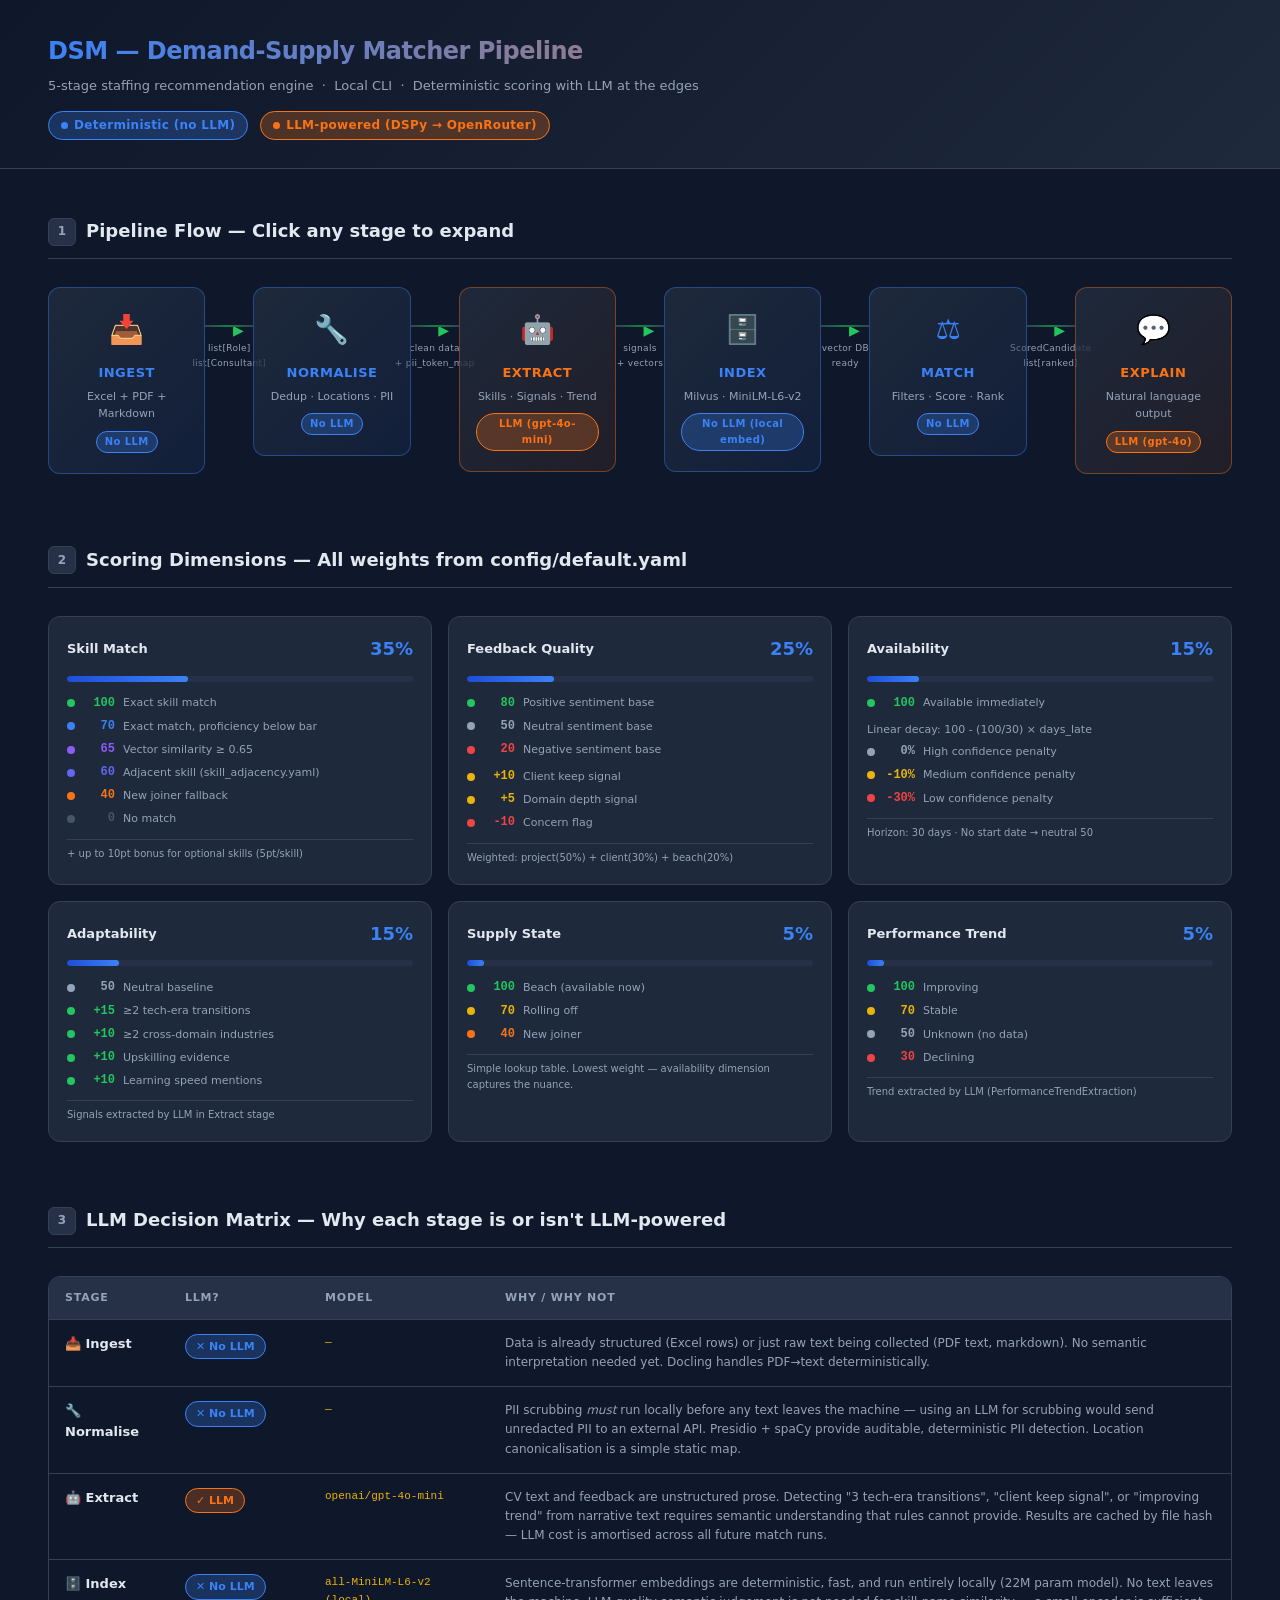
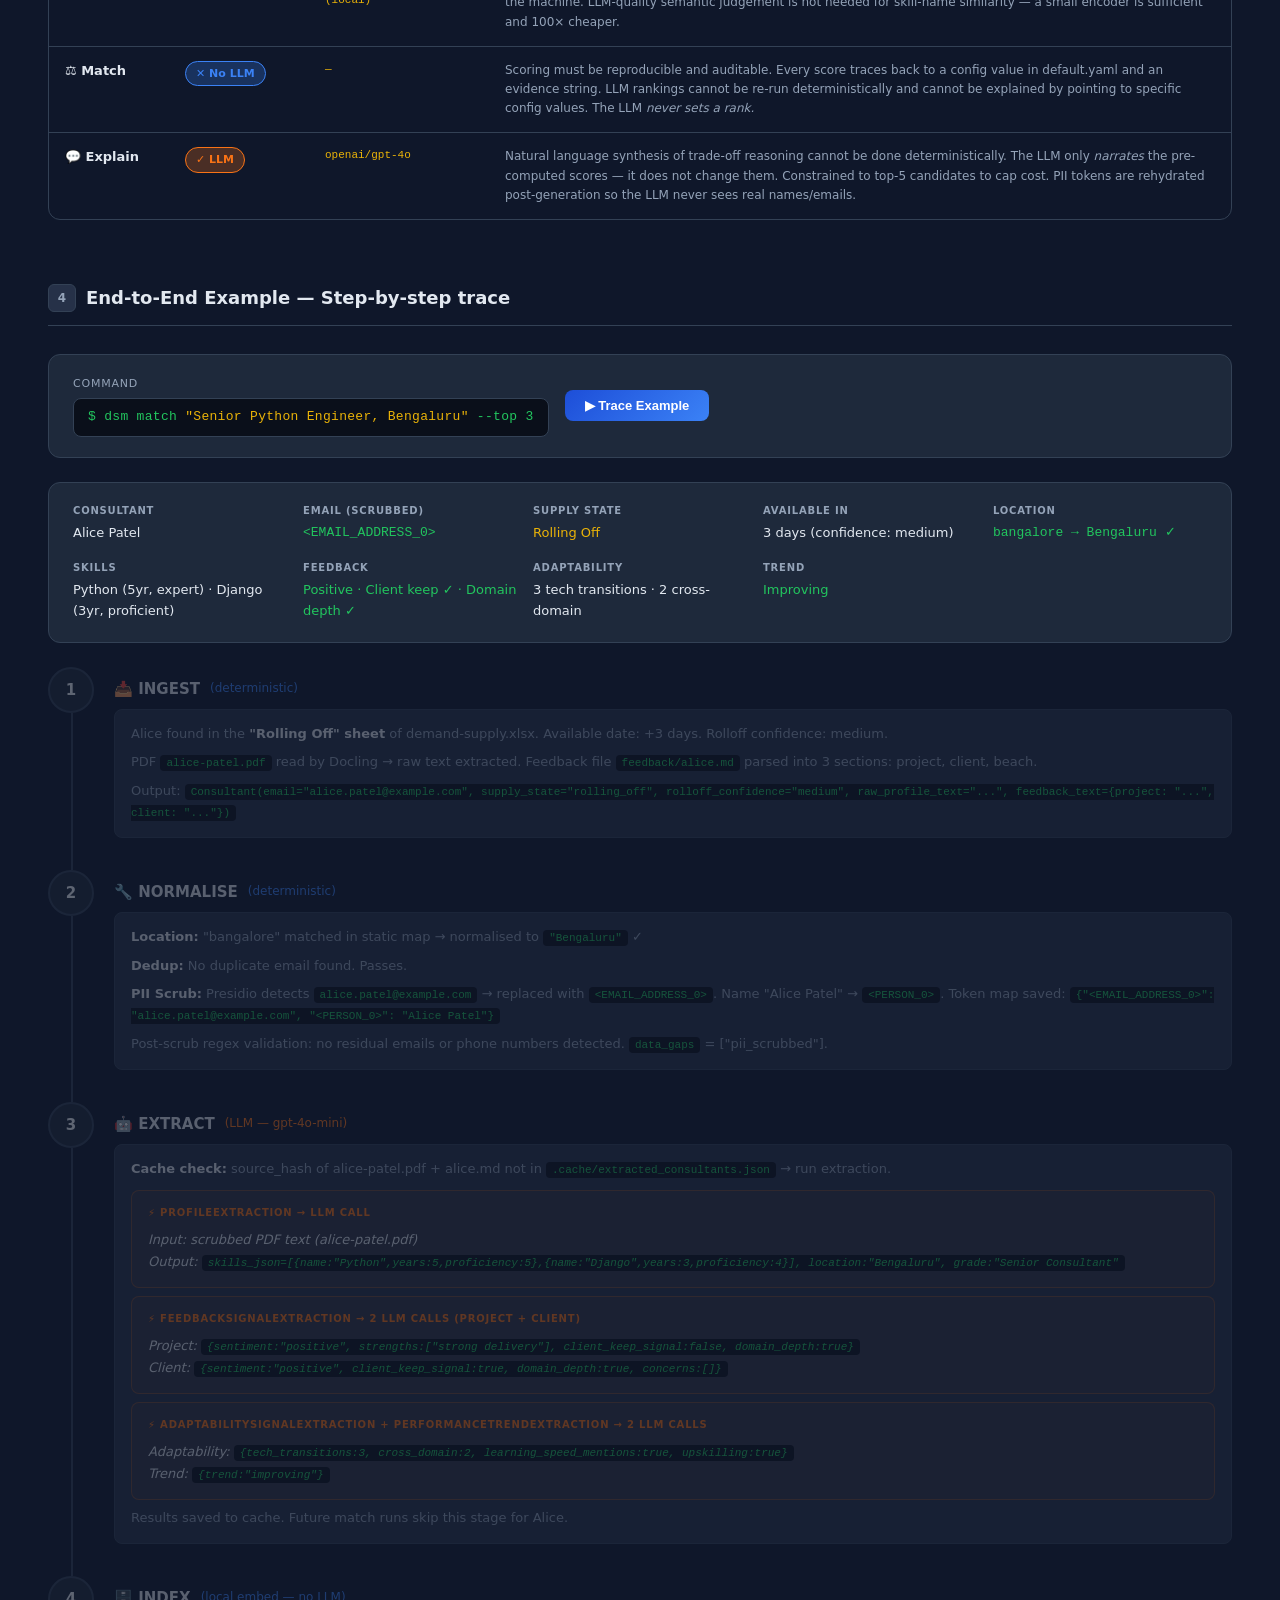
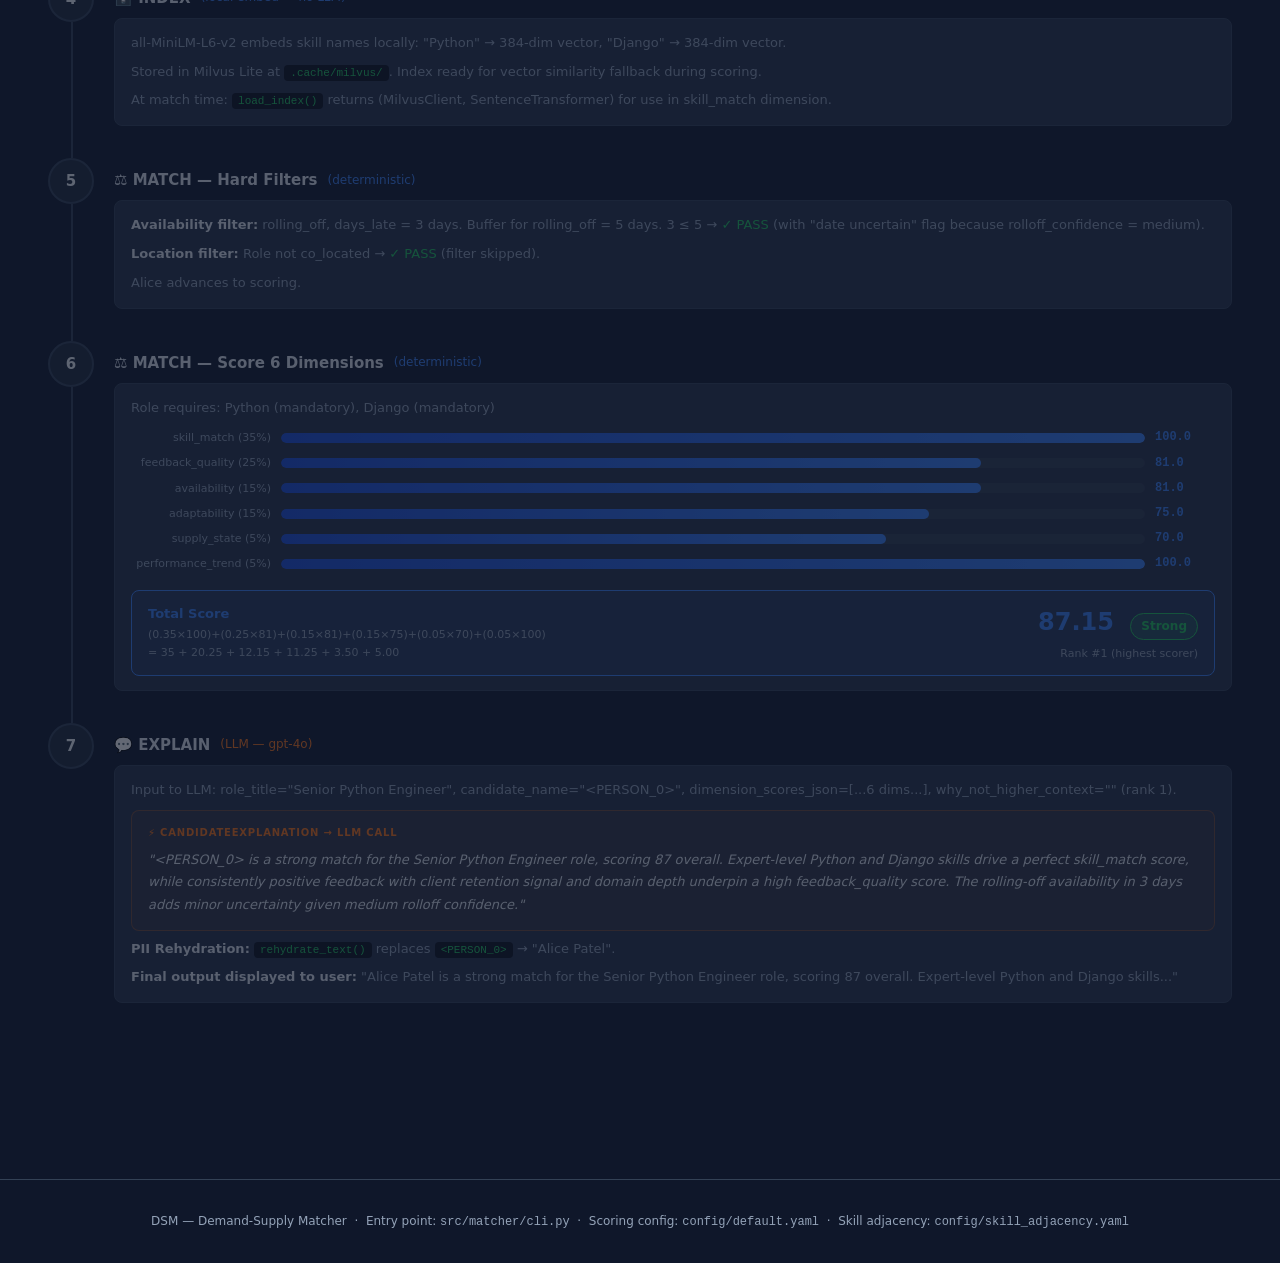
<file: docs/dsm-mindmap.html>
<!DOCTYPE html>
<html lang="en">
<head>
<meta charset="UTF-8">
<meta name="viewport" content="width=device-width, initial-scale=1.0">
<title>DSM Pipeline — How it Works</title>
<style>
  :root {
    --bg: #0f172a;
    --surface: #1e293b;
    --surface2: #263148;
    --border: #334155;
    --blue: #3b82f6;
    --blue-dim: #1d4ed8;
    --blue-glow: rgba(59,130,246,0.25);
    --orange: #f97316;
    --orange-dim: #c2410c;
    --orange-glow: rgba(249,115,22,0.25);
    --green: #22c55e;
    --green-dim: #15803d;
    --yellow: #eab308;
    --text: #f1f5f9;
    --muted: #94a3b8;
    --accent: #e2e8f0;
    --radius: 12px;
    --radius-sm: 8px;
  }

  * { box-sizing: border-box; margin: 0; padding: 0; }

  body {
    background: var(--bg);
    color: var(--text);
    font-family: 'Segoe UI', system-ui, -apple-system, sans-serif;
    font-size: 14px;
    line-height: 1.6;
  }

  /* ── HEADER ── */
  header {
    background: linear-gradient(135deg, #0f172a 0%, #1e293b 100%);
    border-bottom: 1px solid var(--border);
    padding: 32px 48px 28px;
    position: sticky;
    top: 0;
    z-index: 100;
    backdrop-filter: blur(12px);
  }
  header h1 {
    font-size: 24px;
    font-weight: 700;
    letter-spacing: -0.5px;
    background: linear-gradient(90deg, var(--blue), var(--orange));
    -webkit-background-clip: text;
    -webkit-text-fill-color: transparent;
    background-clip: text;
  }
  header p {
    color: var(--muted);
    margin-top: 6px;
    font-size: 13px;
  }
  .header-badges {
    display: flex;
    gap: 12px;
    margin-top: 14px;
    flex-wrap: wrap;
  }
  .badge {
    display: inline-flex;
    align-items: center;
    gap: 6px;
    padding: 4px 12px;
    border-radius: 999px;
    font-size: 12px;
    font-weight: 600;
    letter-spacing: 0.3px;
  }
  .badge-blue { background: var(--blue-glow); border: 1px solid var(--blue); color: var(--blue); }
  .badge-orange { background: var(--orange-glow); border: 1px solid var(--orange); color: var(--orange); }
  .dot { width: 7px; height: 7px; border-radius: 50%; }
  .dot-blue { background: var(--blue); }
  .dot-orange { background: var(--orange); }

  /* ── MAIN LAYOUT ── */
  main { max-width: 1440px; margin: 0 auto; padding: 48px 48px 80px; }

  section { margin-bottom: 64px; }
  section > h2 {
    font-size: 18px;
    font-weight: 700;
    color: var(--accent);
    margin-bottom: 28px;
    padding-bottom: 12px;
    border-bottom: 1px solid var(--border);
    display: flex;
    align-items: center;
    gap: 10px;
  }
  section > h2 .sec-num {
    width: 28px; height: 28px;
    background: var(--surface2);
    border: 1px solid var(--border);
    border-radius: 6px;
    display: flex; align-items: center; justify-content: center;
    font-size: 12px; color: var(--muted); font-weight: 700;
  }

  /* ── PIPELINE FLOW ── */
  .pipeline-container {
    position: relative;
    overflow-x: auto;
    padding-bottom: 8px;
  }
  .pipeline-flow {
    display: flex;
    align-items: flex-start;
    gap: 0;
    min-width: 980px;
  }
  .stage-wrapper {
    display: flex;
    align-items: flex-start;
    flex: 1;
  }
  .stage-node {
    flex: 1;
    cursor: pointer;
    transition: transform 0.15s ease;
  }
  .stage-node:hover { transform: translateY(-3px); }
  .stage-node.active .node-card { box-shadow: 0 0 0 2px currentColor; }

  .node-card {
    border-radius: var(--radius);
    border: 1px solid;
    padding: 20px 16px;
    text-align: center;
    transition: all 0.2s ease;
    position: relative;
  }
  .node-card.blue {
    background: linear-gradient(135deg, var(--surface) 0%, rgba(59,130,246,0.08) 100%);
    border-color: rgba(59,130,246,0.4);
    color: var(--blue);
  }
  .node-card.orange {
    background: linear-gradient(135deg, var(--surface) 0%, rgba(249,115,22,0.08) 100%);
    border-color: rgba(249,115,22,0.4);
    color: var(--orange);
  }
  .node-card.blue:hover { background: rgba(59,130,246,0.15); border-color: var(--blue); }
  .node-card.orange:hover { background: rgba(249,115,22,0.15); border-color: var(--orange); }

  .node-icon { font-size: 28px; margin-bottom: 10px; }
  .node-title { font-size: 13px; font-weight: 700; letter-spacing: 0.5px; text-transform: uppercase; }
  .node-subtitle { font-size: 11px; color: var(--muted); margin-top: 4px; }
  .node-llm-badge {
    display: inline-block;
    margin-top: 8px;
    padding: 2px 8px;
    border-radius: 999px;
    font-size: 10px;
    font-weight: 700;
    letter-spacing: 0.4px;
  }
  .node-llm-badge.llm { background: var(--orange-glow); color: var(--orange); border: 1px solid var(--orange); }
  .node-llm-badge.no-llm { background: var(--blue-glow); color: var(--blue); border: 1px solid var(--blue); }

  /* CONNECTOR */
  .connector {
    display: flex;
    flex-direction: column;
    align-items: center;
    justify-content: flex-start;
    padding-top: 38px;
    width: 48px;
    flex-shrink: 0;
  }
  .connector-line {
    height: 2px;
    width: 100%;
    background: linear-gradient(90deg, var(--border), var(--green-dim), var(--border));
    position: relative;
    overflow: visible;
  }
  .connector-arrow {
    font-size: 14px;
    color: var(--green);
    line-height: 1;
    margin-top: -4px;
    margin-left: 18px;
  }
  .connector-label {
    font-size: 9px;
    color: var(--muted);
    text-align: center;
    margin-top: 4px;
    white-space: nowrap;
    letter-spacing: 0.3px;
  }

  /* DETAIL PANEL */
  .detail-panel {
    display: none;
    margin-top: 24px;
    border-radius: var(--radius);
    border: 1px solid var(--border);
    background: var(--surface);
    overflow: hidden;
    animation: slideDown 0.2s ease;
  }
  .detail-panel.show { display: block; }
  @keyframes slideDown {
    from { opacity: 0; transform: translateY(-8px); }
    to   { opacity: 1; transform: translateY(0); }
  }
  .detail-header {
    padding: 16px 24px;
    display: flex;
    align-items: center;
    justify-content: space-between;
    border-bottom: 1px solid var(--border);
  }
  .detail-header h3 { font-size: 15px; font-weight: 700; }
  .detail-header .close-btn {
    background: none; border: none; color: var(--muted);
    cursor: pointer; font-size: 18px; line-height: 1;
    padding: 4px; border-radius: 4px;
  }
  .detail-header .close-btn:hover { color: var(--text); background: var(--surface2); }
  .detail-body {
    padding: 24px;
    display: grid;
    grid-template-columns: 1fr 1fr;
    gap: 24px;
  }
  @media (max-width: 900px) { .detail-body { grid-template-columns: 1fr; } }
  .detail-col h4 {
    font-size: 11px;
    font-weight: 700;
    text-transform: uppercase;
    letter-spacing: 0.8px;
    color: var(--muted);
    margin-bottom: 12px;
  }
  .fn-list { list-style: none; display: flex; flex-direction: column; gap: 8px; }
  .fn-item {
    background: var(--surface2);
    border: 1px solid var(--border);
    border-radius: var(--radius-sm);
    padding: 10px 14px;
  }
  .fn-name { font-family: 'SF Mono', 'Cascadia Code', monospace; font-size: 12px; color: var(--green); font-weight: 600; }
  .fn-desc { font-size: 12px; color: var(--muted); margin-top: 3px; }
  .fn-io { font-size: 11px; color: var(--accent); margin-top: 4px; font-family: monospace; }

  .why-box {
    background: var(--surface2);
    border-left: 3px solid;
    border-radius: 0 var(--radius-sm) var(--radius-sm) 0;
    padding: 14px 16px;
  }
  .why-box.blue { border-color: var(--blue); }
  .why-box.orange { border-color: var(--orange); }
  .why-box p { font-size: 13px; color: var(--accent); line-height: 1.7; }
  .why-box .why-title {
    font-size: 11px; font-weight: 700; text-transform: uppercase;
    letter-spacing: 0.8px; margin-bottom: 8px;
  }
  .why-box.blue .why-title { color: var(--blue); }
  .why-box.orange .why-title { color: var(--orange); }

  /* ── SCORING DIMENSIONS ── */
  .scoring-grid {
    display: grid;
    grid-template-columns: repeat(3, 1fr);
    gap: 16px;
  }
  @media (max-width: 900px) { .scoring-grid { grid-template-columns: 1fr 1fr; } }
  .score-card {
    background: var(--surface);
    border: 1px solid var(--border);
    border-radius: var(--radius);
    padding: 18px;
  }
  .score-card-header {
    display: flex;
    align-items: center;
    justify-content: space-between;
    margin-bottom: 12px;
  }
  .score-card-title { font-size: 13px; font-weight: 700; color: var(--accent); }
  .score-weight {
    font-size: 18px;
    font-weight: 800;
    color: var(--blue);
  }
  .score-bar-track {
    height: 6px;
    background: var(--surface2);
    border-radius: 999px;
    overflow: hidden;
    margin-bottom: 12px;
  }
  .score-bar-fill {
    height: 100%;
    border-radius: 999px;
    background: linear-gradient(90deg, var(--blue-dim), var(--blue));
    transition: width 1s ease;
  }
  .score-tiers { display: flex; flex-direction: column; gap: 4px; }
  .score-tier {
    display: flex;
    align-items: center;
    gap: 8px;
    font-size: 11px;
  }
  .tier-val {
    font-family: monospace;
    font-size: 12px;
    font-weight: 700;
    min-width: 32px;
    text-align: right;
  }
  .tier-label { color: var(--muted); }
  .tier-dot { width: 8px; height: 8px; border-radius: 50%; flex-shrink: 0; }

  /* ── LLM DECISION TABLE ── */
  .decision-table {
    width: 100%;
    border-collapse: separate;
    border-spacing: 0;
    border: 1px solid var(--border);
    border-radius: var(--radius);
    overflow: hidden;
  }
  .decision-table th {
    background: var(--surface2);
    padding: 12px 16px;
    text-align: left;
    font-size: 11px;
    font-weight: 700;
    text-transform: uppercase;
    letter-spacing: 0.8px;
    color: var(--muted);
    border-bottom: 1px solid var(--border);
  }
  .decision-table td {
    padding: 14px 16px;
    font-size: 13px;
    border-bottom: 1px solid var(--border);
    vertical-align: top;
  }
  .decision-table tr:last-child td { border-bottom: none; }
  .decision-table tr:hover td { background: var(--surface2); }
  .pill {
    display: inline-flex;
    align-items: center;
    gap: 5px;
    padding: 3px 10px;
    border-radius: 999px;
    font-size: 11px;
    font-weight: 700;
  }
  .pill-yes { background: var(--orange-glow); color: var(--orange); border: 1px solid var(--orange); }
  .pill-no { background: var(--blue-glow); color: var(--blue); border: 1px solid var(--blue); }
  .decision-table td.stage-col { font-weight: 700; color: var(--accent); font-size: 13px; }
  .decision-table td.why-col { color: var(--muted); line-height: 1.6; font-size: 12px; }
  .decision-table td.model-col { font-family: monospace; font-size: 11px; color: var(--yellow); }

  /* ── EXAMPLE WALKTHROUGH ── */
  .example-header {
    background: var(--surface);
    border: 1px solid var(--border);
    border-radius: var(--radius);
    padding: 20px 24px;
    margin-bottom: 24px;
    display: flex;
    align-items: center;
    gap: 16px;
    flex-wrap: wrap;
  }
  .cmd-block {
    font-family: monospace;
    background: #0a0f1a;
    border: 1px solid var(--border);
    border-radius: var(--radius-sm);
    padding: 8px 14px;
    font-size: 13px;
    color: var(--green);
    letter-spacing: 0.3px;
  }
  .cmd-block span { color: var(--yellow); }

  .trace-btn {
    background: linear-gradient(135deg, var(--blue-dim), var(--blue));
    border: none;
    border-radius: var(--radius-sm);
    color: white;
    font-size: 13px;
    font-weight: 700;
    padding: 8px 20px;
    cursor: pointer;
    transition: opacity 0.2s;
  }
  .trace-btn:hover { opacity: 0.85; }
  .trace-btn:disabled { opacity: 0.4; cursor: not-allowed; }

  .consultant-card {
    background: var(--surface);
    border: 1px solid var(--border);
    border-radius: var(--radius);
    padding: 20px 24px;
    margin-bottom: 24px;
    display: grid;
    grid-template-columns: repeat(auto-fit, minmax(200px, 1fr));
    gap: 16px;
  }
  .consul-field { }
  .consul-label { font-size: 10px; font-weight: 700; text-transform: uppercase; letter-spacing: 0.8px; color: var(--muted); margin-bottom: 4px; }
  .consul-value { font-size: 13px; color: var(--accent); }
  .consul-value.mono { font-family: monospace; color: var(--green); }

  .trace-steps { display: flex; flex-direction: column; gap: 0; }
  .trace-step {
    display: flex;
    gap: 20px;
    padding: 0 0 32px 0;
    position: relative;
    opacity: 0.35;
    transition: opacity 0.4s ease;
  }
  .trace-step.active { opacity: 1; }
  .trace-step.visited { opacity: 0.75; }
  .trace-step::before {
    content: '';
    position: absolute;
    left: 23px;
    top: 46px;
    bottom: 0;
    width: 2px;
    background: var(--border);
  }
  .trace-step:last-child::before { display: none; }
  .trace-step.active::before { background: linear-gradient(180deg, var(--blue), var(--border)); }

  .step-num {
    width: 46px;
    height: 46px;
    border-radius: 50%;
    border: 2px solid var(--border);
    display: flex;
    align-items: center;
    justify-content: center;
    font-size: 15px;
    font-weight: 800;
    flex-shrink: 0;
    background: var(--surface);
    transition: all 0.3s ease;
  }
  .trace-step.active .step-num {
    border-color: var(--blue);
    background: var(--blue-glow);
    color: var(--blue);
    box-shadow: 0 0 20px var(--blue-glow);
  }
  .trace-step.active.llm-step .step-num {
    border-color: var(--orange);
    background: var(--orange-glow);
    color: var(--orange);
    box-shadow: 0 0 20px var(--orange-glow);
  }
  .trace-step.visited .step-num { border-color: var(--green-dim); color: var(--green); }

  .step-content { flex: 1; padding-top: 10px; }
  .step-title {
    font-size: 15px;
    font-weight: 700;
    color: var(--accent);
    display: flex;
    align-items: center;
    gap: 10px;
    margin-bottom: 8px;
  }
  .step-body {
    background: var(--surface2);
    border: 1px solid var(--border);
    border-radius: var(--radius-sm);
    padding: 14px 16px;
  }
  .step-body p { font-size: 13px; color: var(--muted); margin-bottom: 8px; }
  .step-body p:last-child { margin-bottom: 0; }
  .step-body p strong { color: var(--accent); }
  .step-body code {
    font-family: monospace;
    font-size: 11px;
    background: #0a0f1a;
    padding: 2px 6px;
    border-radius: 4px;
    color: var(--green);
  }

  .score-breakdown {
    display: flex;
    flex-direction: column;
    gap: 6px;
    margin-top: 10px;
  }
  .score-row {
    display: grid;
    grid-template-columns: 140px 1fr 60px;
    align-items: center;
    gap: 10px;
  }
  .score-row-label { font-size: 11px; color: var(--muted); text-align: right; }
  .score-row-bar-track {
    height: 10px;
    background: rgba(255,255,255,0.05);
    border-radius: 999px;
    overflow: hidden;
  }
  .score-row-bar {
    height: 100%;
    border-radius: 999px;
    background: linear-gradient(90deg, var(--blue-dim), var(--blue));
    transition: width 0.8s ease;
  }
  .score-row-val { font-size: 12px; font-weight: 700; color: var(--blue); font-family: monospace; }
  .total-score-display {
    margin-top: 16px;
    padding: 12px 16px;
    background: rgba(59,130,246,0.1);
    border: 1px solid var(--blue);
    border-radius: var(--radius-sm);
    display: flex;
    align-items: center;
    justify-content: space-between;
  }
  .total-score-label { font-size: 13px; font-weight: 700; color: var(--blue); }
  .total-score-val { font-size: 24px; font-weight: 800; color: var(--blue); }
  .total-band {
    display: inline-block;
    padding: 3px 10px;
    border-radius: 999px;
    font-size: 12px;
    font-weight: 700;
    background: rgba(34,197,94,0.15);
    color: var(--green);
    border: 1px solid var(--green);
    margin-left: 8px;
  }

  .llm-output-box {
    background: rgba(249,115,22,0.06);
    border: 1px solid rgba(249,115,22,0.3);
    border-radius: var(--radius-sm);
    padding: 14px 16px;
    margin-top: 10px;
  }
  .llm-output-box .llm-label {
    font-size: 10px;
    font-weight: 700;
    text-transform: uppercase;
    letter-spacing: 0.8px;
    color: var(--orange);
    margin-bottom: 8px;
    display: flex;
    align-items: center;
    gap: 6px;
  }
  .llm-output-box p { font-size: 13px; color: var(--accent); line-height: 1.7; font-style: italic; }

  /* FOOTER */
  footer {
    text-align: center;
    padding: 32px 48px;
    color: var(--muted);
    font-size: 12px;
    border-top: 1px solid var(--border);
  }

  /* TOOLTIP */
  [title] { cursor: help; }

  /* ANIMATIONS */
  .pulse { animation: pulse 2s infinite; }
  @keyframes pulse {
    0%, 100% { opacity: 1; }
    50% { opacity: 0.6; }
  }

  /* ── Responsive ── */
  @media (max-width: 768px) {
    header { padding: 20px 20px 16px; }
    main { padding: 24px 20px 48px; }
    .scoring-grid { grid-template-columns: 1fr; }
  }
</style>
</head>
<body>

<header>
  <h1>DSM — Demand-Supply Matcher Pipeline</h1>
  <p>5-stage staffing recommendation engine &nbsp;·&nbsp; Local CLI &nbsp;·&nbsp; Deterministic scoring with LLM at the edges</p>
  <div class="header-badges">
    <span class="badge badge-blue"><span class="dot dot-blue"></span>Deterministic (no LLM)</span>
    <span class="badge badge-orange"><span class="dot dot-orange"></span>LLM-powered (DSPy → OpenRouter)</span>
  </div>
</header>

<main>

  <!-- ═══════════════════════════════════════════ -->
  <!-- SECTION 1: PIPELINE MINDMAP                -->
  <!-- ═══════════════════════════════════════════ -->
  <section>
    <h2><span class="sec-num">1</span>Pipeline Flow — Click any stage to expand</h2>

    <div class="pipeline-container">
      <div class="pipeline-flow">

        <!-- INGEST -->
        <div class="stage-wrapper">
          <div class="stage-node" id="node-ingest" onclick="toggleDetail('ingest')">
            <div class="node-card blue">
              <div class="node-icon">📥</div>
              <div class="node-title">Ingest</div>
              <div class="node-subtitle">Excel + PDF + Markdown</div>
              <span class="node-llm-badge no-llm">No LLM</span>
            </div>
          </div>
        </div>

        <div class="connector">
          <div class="connector-line"></div>
          <div class="connector-arrow">▶</div>
          <div class="connector-label">list[Role]<br>list[Consultant]</div>
        </div>

        <!-- NORMALISE -->
        <div class="stage-wrapper">
          <div class="stage-node" id="node-normalise" onclick="toggleDetail('normalise')">
            <div class="node-card blue">
              <div class="node-icon">🔧</div>
              <div class="node-title">Normalise</div>
              <div class="node-subtitle">Dedup · Locations · PII</div>
              <span class="node-llm-badge no-llm">No LLM</span>
            </div>
          </div>
        </div>

        <div class="connector">
          <div class="connector-line"></div>
          <div class="connector-arrow">▶</div>
          <div class="connector-label">clean data<br>+ pii_token_map</div>
        </div>

        <!-- EXTRACT -->
        <div class="stage-wrapper">
          <div class="stage-node" id="node-extract" onclick="toggleDetail('extract')">
            <div class="node-card orange">
              <div class="node-icon">🤖</div>
              <div class="node-title">Extract</div>
              <div class="node-subtitle">Skills · Signals · Trend</div>
              <span class="node-llm-badge llm">LLM (gpt-4o-mini)</span>
            </div>
          </div>
        </div>

        <div class="connector">
          <div class="connector-line"></div>
          <div class="connector-arrow">▶</div>
          <div class="connector-label">signals<br>+ vectors</div>
        </div>

        <!-- INDEX -->
        <div class="stage-wrapper">
          <div class="stage-node" id="node-index" onclick="toggleDetail('index')">
            <div class="node-card blue">
              <div class="node-icon">🗄️</div>
              <div class="node-title">Index</div>
              <div class="node-subtitle">Milvus · MiniLM-L6-v2</div>
              <span class="node-llm-badge no-llm">No LLM (local embed)</span>
            </div>
          </div>
        </div>

        <div class="connector">
          <div class="connector-line"></div>
          <div class="connector-arrow">▶</div>
          <div class="connector-label">vector DB<br>ready</div>
        </div>

        <!-- MATCH -->
        <div class="stage-wrapper">
          <div class="stage-node" id="node-match" onclick="toggleDetail('match')">
            <div class="node-card blue">
              <div class="node-icon">⚖️</div>
              <div class="node-title">Match</div>
              <div class="node-subtitle">Filters · Score · Rank</div>
              <span class="node-llm-badge no-llm">No LLM</span>
            </div>
          </div>
        </div>

        <div class="connector">
          <div class="connector-line"></div>
          <div class="connector-arrow">▶</div>
          <div class="connector-label">ScoredCandidate<br>list[ranked]</div>
        </div>

        <!-- EXPLAIN -->
        <div class="stage-wrapper">
          <div class="stage-node" id="node-explain" onclick="toggleDetail('explain')">
            <div class="node-card orange">
              <div class="node-icon">💬</div>
              <div class="node-title">Explain</div>
              <div class="node-subtitle">Natural language output</div>
              <span class="node-llm-badge llm">LLM (gpt-4o)</span>
            </div>
          </div>
        </div>

      </div>
    </div>

    <!-- DETAIL PANELS -->

    <div class="detail-panel" id="detail-ingest">
      <div class="detail-header">
        <h3>📥 Ingest Stage &nbsp;<span style="color:var(--blue);font-size:13px;">— Deterministic</span></h3>
        <button class="close-btn" onclick="closeDetail('ingest')">✕</button>
      </div>
      <div class="detail-body">
        <div class="detail-col">
          <h4>Functions</h4>
          <ul class="fn-list">
            <li class="fn-item">
              <div class="fn-name">ingest_roles(xlsx_path)</div>
              <div class="fn-desc">Parses "Open Roles" sheet from Excel workbook</div>
              <div class="fn-io">→ list[Role]</div>
            </li>
            <li class="fn-item">
              <div class="fn-name">ingest_consultants_from_workbook(xlsx_path)</div>
              <div class="fn-desc">Reads 3 supply-state sheets: Beach, Rolling Off, New Joiners</div>
              <div class="fn-io">→ list[Consultant] (no skills yet)</div>
            </li>
            <li class="fn-item">
              <div class="fn-name">ingest_consultants(profiles_dir, workbook_consultants)</div>
              <div class="fn-desc">Enriches with raw PDF text via Docling + optional OCR</div>
              <div class="fn-io">→ list[Consultant] with raw_profile_text</div>
            </li>
            <li class="fn-item">
              <div class="fn-name">ingest_feedback(feedback_dir, consultants)</div>
              <div class="fn-desc">Parses markdown files — 3 sections per consultant: project / client / beach</div>
              <div class="fn-io">→ list[Consultant] enriched with feedback_text</div>
            </li>
          </ul>
        </div>
        <div class="detail-col">
          <h4>Why No LLM?</h4>
          <div class="why-box blue">
            <div class="why-title">Reason</div>
            <p>Ingest is purely <strong>data collection</strong>. Excel rows map 1-to-1 to typed fields; PDFs are read as raw text only (semantic extraction happens later in Extract). Using an LLM here would incur cost and latency with zero benefit — the data is already structured.</p>
            <p style="margin-top:10px;">Docling handles PDF→text conversion deterministically. OCR is Tesseract-based, not neural. Data gaps (unreadable PDFs, OCR failures) are tracked as <code>data_gaps</code> flags on the Consultant model.</p>
          </div>
          <h4 style="margin-top:16px;">Data Gaps Tracked</h4>
          <ul class="fn-list">
            <li class="fn-item" style="padding:8px 14px;">
              <div class="fn-desc"><code>profile_pdf_unreadable</code> — PDF could not be parsed</div>
            </li>
            <li class="fn-item" style="padding:8px 14px;">
              <div class="fn-desc"><code>profile_pdf_ocr_used</code> — OCR fallback was triggered</div>
            </li>
            <li class="fn-item" style="padding:8px 14px;">
              <div class="fn-desc"><code>profile_pdf_low_confidence</code> — OCR confidence &lt; 0.6</div>
            </li>
            <li class="fn-item" style="padding:8px 14px;">
              <div class="fn-desc"><code>profile_pdf_unmatched</code> — PDF exists but no workbook row found</div>
            </li>
          </ul>
        </div>
      </div>
    </div>

    <div class="detail-panel" id="detail-normalise">
      <div class="detail-header">
        <h3>🔧 Normalise Stage &nbsp;<span style="color:var(--blue);font-size:13px;">— Deterministic</span></h3>
        <button class="close-btn" onclick="closeDetail('normalise')">✕</button>
      </div>
      <div class="detail-body">
        <div class="detail-col">
          <h4>Functions</h4>
          <ul class="fn-list">
            <li class="fn-item">
              <div class="fn-name">canonicalise_locations(consultants)</div>
              <div class="fn-desc">Static map: "bangalore" → "Bengaluru", "remote india" → "Remote-India"</div>
              <div class="fn-io">→ list[Consultant] with normalised locations</div>
            </li>
            <li class="fn-item">
              <div class="fn-name">dedup_by_email(consultants)</div>
              <div class="fn-desc">Removes duplicates keyed by email, keeps first occurrence</div>
              <div class="fn-io">→ de-duplicated list[Consultant]</div>
            </li>
            <li class="fn-item">
              <div class="fn-name">scrub_pii(consultants)</div>
              <div class="fn-desc">Presidio + spaCy en_core_web_sm NER. Replaces emails, phones, names with tokens. Validates no residual PII via regex.</div>
              <div class="fn-io">→ scrubbed_text + pii_token_map {&lt;EMAIL_0&gt;: "john@x.com"}</div>
            </li>
          </ul>
        </div>
        <div class="detail-col">
          <h4>Why No LLM for PII Scrubbing?</h4>
          <div class="why-box blue">
            <div class="why-title">Critical Reason</div>
            <p>Sending PII-containing text to an external LLM <em>before</em> scrubbing it would be a data-privacy violation. Presidio runs <strong>fully locally</strong> using rule-based patterns + spaCy NER — no text leaves the machine.</p>
            <p style="margin-top:10px;">Using an LLM to scrub PII would also be non-deterministic. Presidio is auditable: you get a structured entity list with offsets, which is turned into a reversible token map for later rehydration in Explain.</p>
          </div>
          <h4 style="margin-top:16px;">Token Map (Rehydration)</h4>
          <div class="fn-item" style="padding:10px 14px;">
            <div class="fn-desc">Scrubbed text passed to LLM contains: <code>&lt;PERSON_0&gt;</code>, <code>&lt;EMAIL_ADDRESS_1&gt;</code></div>
            <div class="fn-desc" style="margin-top:6px;">After LLM generates explanation, <code>rehydrate_text()</code> replaces tokens back with original values for human-readable output.</div>
          </div>
        </div>
      </div>
    </div>

    <div class="detail-panel" id="detail-extract">
      <div class="detail-header">
        <h3>🤖 Extract Stage &nbsp;<span style="color:var(--orange);font-size:13px;">— LLM (gpt-4o-mini via OpenRouter)</span></h3>
        <button class="close-btn" onclick="closeDetail('extract')">✕</button>
      </div>
      <div class="detail-body">
        <div class="detail-col">
          <h4>DSPy Signatures</h4>
          <ul class="fn-list">
            <li class="fn-item">
              <div class="fn-name">ProfileExtraction</div>
              <div class="fn-desc">Input: raw_profile_text (scrubbed PDF). Output: skills_json, location, grade, evidence_spans</div>
              <div class="fn-io">Runs once per consultant with a PDF</div>
            </li>
            <li class="fn-item">
              <div class="fn-name">FeedbackSignalExtraction</div>
              <div class="fn-desc">Input: feedback_text per source. Output: sentiment, strengths, concerns, client_keep_signal, domain_depth, evidence_spans</div>
              <div class="fn-io">Runs per consultant per feedback source (project / client / beach)</div>
            </li>
            <li class="fn-item">
              <div class="fn-name">AdaptabilitySignalExtraction</div>
              <div class="fn-desc">Input: combined profile + feedback. Output: tech_transitions (int), cross_domain (int), learning_speed_mentions, upskilling (booleans)</div>
              <div class="fn-io">Runs once per consultant</div>
            </li>
            <li class="fn-item">
              <div class="fn-name">PerformanceTrendExtraction</div>
              <div class="fn-desc">Input: combined text. Output: improving / stable / declining / unknown</div>
              <div class="fn-io">Runs once per consultant</div>
            </li>
          </ul>
        </div>
        <div class="detail-col">
          <h4>Why LLM here?</h4>
          <div class="why-box orange">
            <div class="why-title">Reason</div>
            <p>PDF CVs and markdown feedback are <strong>unstructured prose</strong>. Rules cannot reliably extract "3 tech-era transitions" or "client requested retention" from narrative text. Only an LLM can interpret semantic meaning at this level.</p>
            <p style="margin-top:10px;">All 4 signatures require <code>evidence_spans</code> — verbatim substrings grounding each claim. This prevents hallucinated signals from propagating into scoring.</p>
          </div>
          <h4 style="margin-top:16px;">Cost Controls</h4>
          <ul class="fn-list">
            <li class="fn-item" style="padding:8px 14px;">
              <div class="fn-desc"><strong>Incremental cache:</strong> results stored by <code>source_hash</code>. Re-extraction only on file change.</div>
            </li>
            <li class="fn-item" style="padding:8px 14px;">
              <div class="fn-desc"><strong>Model:</strong> <code>openai/gpt-4o-mini</code> (cheapest capable model)</div>
            </li>
            <li class="fn-item" style="padding:8px 14px;">
              <div class="fn-desc"><strong>Concurrency:</strong> max 5 parallel extractions</div>
            </li>
            <li class="fn-item" style="padding:8px 14px;">
              <div class="fn-desc"><strong>Budget guard:</strong> <code>max_cost_usd_per_run</code> check after each consultant</div>
            </li>
            <li class="fn-item" style="padding:8px 14px;">
              <div class="fn-desc"><strong>Prompt injection defense:</strong> all inputs wrapped with document boundary markers</div>
            </li>
          </ul>
        </div>
      </div>
    </div>

    <div class="detail-panel" id="detail-index">
      <div class="detail-header">
        <h3>🗄️ Index Stage &nbsp;<span style="color:var(--blue);font-size:13px;">— Deterministic (local embedding)</span></h3>
        <button class="close-btn" onclick="closeDetail('index')">✕</button>
      </div>
      <div class="detail-body">
        <div class="detail-col">
          <h4>Functions</h4>
          <ul class="fn-list">
            <li class="fn-item">
              <div class="fn-name">build_index(consultants, roles, index_dir)</div>
              <div class="fn-desc">Embeds each consultant skill name with all-MiniLM-L6-v2 (384-dim). Stores in Milvus Lite at .cache/milvus/</div>
              <div class="fn-io">Fields stored: consultant_email, skill_name, vector</div>
            </li>
            <li class="fn-item">
              <div class="fn-name">load_index(index_dir)</div>
              <div class="fn-desc">Loads existing Milvus collection at match time. Returns client + model handle.</div>
              <div class="fn-io">→ (MilvusClient, SentenceTransformer)</div>
            </li>
          </ul>
          <div class="fn-item" style="margin-top:12px;padding:12px 14px;">
            <div class="fn-name" style="color:var(--yellow);">Purpose in Scoring</div>
            <div class="fn-desc" style="margin-top:4px;">When a required skill has no exact or adjacency match, the skill_match dimension queries Milvus: embed the required skill → search consultant's skill vectors → if cosine distance ≥ 0.65, grant <code>c_vector = 65</code> credit.</div>
            <div class="fn-desc" style="margin-top:6px;">Example: Role needs "FastAPI" → consultant has "Flask" → vector similarity 0.72 → credit 65 (between adjacent 60 and exact 100).</div>
          </div>
        </div>
        <div class="detail-col">
          <h4>Why No LLM?</h4>
          <div class="why-box blue">
            <div class="why-title">Reason</div>
            <p><code>all-MiniLM-L6-v2</code> is a <strong>sentence-transformer</strong> — a small (22M param) encoder that runs fully locally. No text leaves the machine. It is deterministic, fast (&lt;10ms per embedding), and sufficient for skill-name similarity.</p>
            <p style="margin-top:10px;">Using an LLM to judge skill similarity would be 100× more expensive and non-deterministic. The vector index only supplements the skill adjacency map — it is not the primary matching mechanism.</p>
          </div>
          <h4 style="margin-top:16px;">Vector Similarity Threshold</h4>
          <div class="fn-item" style="padding:10px 14px;">
            <div class="fn-desc">Threshold: <code>skill_vector_similarity = 0.65</code> (cosine distance)</div>
            <div class="fn-desc" style="margin-top:4px;">Credit awarded: <code>c_vector = 65</code> (between adjacent 60 and exact 100)</div>
            <div class="fn-desc" style="margin-top:4px;">Set in <code>config/default.yaml</code> — not hardcoded</div>
          </div>
        </div>
      </div>
    </div>

    <div class="detail-panel" id="detail-match">
      <div class="detail-header">
        <h3>⚖️ Match Stage &nbsp;<span style="color:var(--blue);font-size:13px;">— Fully Deterministic</span></h3>
        <button class="close-btn" onclick="closeDetail('match')">✕</button>
      </div>
      <div class="detail-body">
        <div class="detail-col">
          <h4>Hard Filters (pre-scoring elimination)</h4>
          <ul class="fn-list">
            <li class="fn-item">
              <div class="fn-name">Availability Filter</div>
              <div class="fn-desc">Beach consultants: always pass. Rolling-off: must be within 5-day buffer of role start_date (10-day for medium confidence). New joiners: within 7-day buffer.</div>
            </li>
            <li class="fn-item">
              <div class="fn-name">Location Filter</div>
              <div class="fn-desc">Only applies if <code>role.co_located = true</code>. Consultant primary location must match role's first location.</div>
            </li>
          </ul>
          <h4 style="margin-top:16px;">6 Scoring Dimensions</h4>
          <ul class="fn-list">
            <li class="fn-item">
              <div class="fn-name">skill_match <span style="color:var(--blue)">(35%)</span></div>
              <div class="fn-desc">exact(100) → proficiency-short(70) → adjacent(60) → vector-sim(65) → new-joiner(40)</div>
            </li>
            <li class="fn-item">
              <div class="fn-name">feedback_quality <span style="color:var(--blue)">(25%)</span></div>
              <div class="fn-desc">project(50%) + client(30%) + beach(20%) weighted by sentiment + keyword bonuses</div>
            </li>
            <li class="fn-item">
              <div class="fn-name">availability <span style="color:var(--blue)">(15%)</span></div>
              <div class="fn-desc">Linear decay over 30-day horizon; rolloff confidence penalty (0/10/30%)</div>
            </li>
            <li class="fn-item">
              <div class="fn-name">adaptability <span style="color:var(--blue)">(15%)</span></div>
              <div class="fn-desc">Base 50 + bonuses: transitions(+15), cross-domain(+10), upskilling(+10), learning(+10)</div>
            </li>
            <li class="fn-item">
              <div class="fn-name">supply_state <span style="color:var(--blue)">(5%)</span></div>
              <div class="fn-desc">beach(100) → rolling_off(70) → new_joiner(40)</div>
            </li>
            <li class="fn-item">
              <div class="fn-name">performance_trend <span style="color:var(--blue)">(5%)</span></div>
              <div class="fn-desc">improving(100) → stable(70) → declining(30) → unknown(50)</div>
            </li>
          </ul>
        </div>
        <div class="detail-col">
          <h4>Ranking & Bands</h4>
          <ul class="fn-list">
            <li class="fn-item">
              <div class="fn-name">ranker.rank_candidates()</div>
              <div class="fn-desc">Sort: total_score DESC → availability DESC → data_confidence DESC → supply_state DESC. Ties share rank.</div>
            </li>
            <li class="fn-item">
              <div class="fn-desc"><strong style="color:var(--green)">Strong</strong> ≥ 75 &nbsp;·&nbsp; <strong style="color:var(--yellow)">Partial</strong> ≥ 40 &nbsp;·&nbsp; <strong style="color:var(--orange)">Gap</strong> &lt; 40</div>
            </li>
          </ul>
          <h4 style="margin-top:16px;">Why No LLM?</h4>
          <div class="why-box blue">
            <div class="why-title">Core Design Principle</div>
            <p><strong>The LLM never sets a rank.</strong> Ranking must be deterministic and auditable. LLM rankings are non-deterministic, cannot be explained by pointing to specific config values, and cannot be re-run reproducibly.</p>
            <p style="margin-top:10px;">All signal extraction was done in the Extract stage. Match only applies arithmetic formulas. Every score can be traced back to a config value in <code>config/default.yaml</code> and an evidence string in the dimension output.</p>
          </div>
          <h4 style="margin-top:16px;">Gap Analysis</h4>
          <div class="fn-item" style="padding:10px 14px;">
            <div class="fn-desc">If all candidates fail hard filters: re-run with filters disabled to show <em>why</em> each was rejected. Bench distribution (grade × supply_state) reported for capacity planning.</div>
          </div>
        </div>
      </div>
    </div>

    <div class="detail-panel" id="detail-explain">
      <div class="detail-header">
        <h3>💬 Explain Stage &nbsp;<span style="color:var(--orange);font-size:13px;">— LLM (gpt-4o via OpenRouter)</span></h3>
        <button class="close-btn" onclick="closeDetail('explain')">✕</button>
      </div>
      <div class="detail-body">
        <div class="detail-col">
          <h4>DSPy Signature</h4>
          <ul class="fn-list">
            <li class="fn-item">
              <div class="fn-name">CandidateExplanation</div>
              <div class="fn-desc"><strong>Inputs:</strong> role_title, candidate_name (rehydrated), dimension_scores_json (all 6), why_not_higher_context (gap vs rank above)</div>
              <div class="fn-desc" style="margin-top:6px;"><strong>Outputs:</strong> explanation (2-3 sentences), why_not_higher (1-2 sentences, empty for rank 1)</div>
              <div class="fn-io">Validation: explanation must reference dimension vocabulary</div>
            </li>
          </ul>
          <h4 style="margin-top:16px;">Post-Processing</h4>
          <ul class="fn-list">
            <li class="fn-item" style="padding:8px 14px;">
              <div class="fn-desc">PII tokens rehydrated: <code>&lt;PERSON_0&gt;</code> → "Alice Patel" before display</div>
            </li>
            <li class="fn-item" style="padding:8px 14px;">
              <div class="fn-desc">Fallback model: <code>anthropic/claude-3-haiku</code> if primary fails</div>
            </li>
            <li class="fn-item" style="padding:8px 14px;">
              <div class="fn-desc">Skip with <code>--no-explanations</code> flag to save cost</div>
            </li>
          </ul>
        </div>
        <div class="detail-col">
          <h4>Why LLM here?</h4>
          <div class="why-box orange">
            <div class="why-title">Reason</div>
            <p><strong>Natural language generation of trade-off reasoning</strong> cannot be done deterministically. "Alice scores high on skills but her rolling-off date adds risk" requires synthesising multiple dimension values into coherent prose — this is exactly what LLMs are for.</p>
            <p style="margin-top:10px;">The LLM only <em>narrates</em> the scores — it does not recompute or change them. If the explanation contradicts the numbers, the numbers win.</p>
          </div>
          <h4 style="margin-top:16px;">Cost Controls</h4>
          <ul class="fn-list">
            <li class="fn-item" style="padding:8px 14px;">
              <div class="fn-desc">Only runs for top-N candidates (default 5). A 20-consultant bench → 5 LLM calls, not 20.</div>
            </li>
            <li class="fn-item" style="padding:8px 14px;">
              <div class="fn-desc">Model: <code>gpt-4o</code> — higher quality justified here since this is user-facing output</div>
            </li>
          </ul>
        </div>
      </div>
    </div>

  </section>

  <!-- ═══════════════════════════════════════════ -->
  <!-- SECTION 2: SCORING DIMENSIONS              -->
  <!-- ═══════════════════════════════════════════ -->
  <section>
    <h2><span class="sec-num">2</span>Scoring Dimensions — All weights from config/default.yaml</h2>

    <div class="scoring-grid">

      <div class="score-card">
        <div class="score-card-header">
          <div class="score-card-title">Skill Match</div>
          <div class="score-weight">35%</div>
        </div>
        <div class="score-bar-track"><div class="score-bar-fill" style="width:35%"></div></div>
        <div class="score-tiers">
          <div class="score-tier"><span class="tier-dot" style="background:#22c55e"></span><span class="tier-val" style="color:#22c55e">100</span><span class="tier-label">Exact skill match</span></div>
          <div class="score-tier"><span class="tier-dot" style="background:#3b82f6"></span><span class="tier-val" style="color:#3b82f6">70</span><span class="tier-label">Exact match, proficiency below bar</span></div>
          <div class="score-tier"><span class="tier-dot" style="background:#8b5cf6"></span><span class="tier-val" style="color:#8b5cf6">65</span><span class="tier-label">Vector similarity ≥ 0.65</span></div>
          <div class="score-tier"><span class="tier-dot" style="background:#6366f1"></span><span class="tier-val" style="color:#6366f1">60</span><span class="tier-label">Adjacent skill (skill_adjacency.yaml)</span></div>
          <div class="score-tier"><span class="tier-dot" style="background:#f97316"></span><span class="tier-val" style="color:#f97316">40</span><span class="tier-label">New joiner fallback</span></div>
          <div class="score-tier"><span class="tier-dot" style="background:#475569"></span><span class="tier-val" style="color:#475569">0</span><span class="tier-label">No match</span></div>
          <div class="score-tier" style="margin-top:6px;padding-top:6px;border-top:1px solid var(--border)">
            <span class="tier-label" style="font-size:10px;">+ up to 10pt bonus for optional skills (5pt/skill)</span>
          </div>
        </div>
      </div>

      <div class="score-card">
        <div class="score-card-header">
          <div class="score-card-title">Feedback Quality</div>
          <div class="score-weight">25%</div>
        </div>
        <div class="score-bar-track"><div class="score-bar-fill" style="width:25%"></div></div>
        <div class="score-tiers">
          <div class="score-tier"><span class="tier-dot" style="background:#22c55e"></span><span class="tier-val" style="color:#22c55e">80</span><span class="tier-label">Positive sentiment base</span></div>
          <div class="score-tier"><span class="tier-dot" style="background:#94a3b8"></span><span class="tier-val" style="color:#94a3b8">50</span><span class="tier-label">Neutral sentiment base</span></div>
          <div class="score-tier"><span class="tier-dot" style="background:#ef4444"></span><span class="tier-val" style="color:#ef4444">20</span><span class="tier-label">Negative sentiment base</span></div>
          <div class="score-tier" style="margin-top:4px;"><span class="tier-dot" style="background:#eab308"></span><span class="tier-val" style="color:#eab308">+10</span><span class="tier-label">Client keep signal</span></div>
          <div class="score-tier"><span class="tier-dot" style="background:#eab308"></span><span class="tier-val" style="color:#eab308">+5</span><span class="tier-label">Domain depth signal</span></div>
          <div class="score-tier"><span class="tier-dot" style="background:#ef4444"></span><span class="tier-val" style="color:#ef4444">-10</span><span class="tier-label">Concern flag</span></div>
          <div class="score-tier" style="margin-top:6px;padding-top:6px;border-top:1px solid var(--border)">
            <span class="tier-label" style="font-size:10px;">Weighted: project(50%) + client(30%) + beach(20%)</span>
          </div>
        </div>
      </div>

      <div class="score-card">
        <div class="score-card-header">
          <div class="score-card-title">Availability</div>
          <div class="score-weight">15%</div>
        </div>
        <div class="score-bar-track"><div class="score-bar-fill" style="width:15%"></div></div>
        <div class="score-tiers">
          <div class="score-tier"><span class="tier-dot" style="background:#22c55e"></span><span class="tier-val" style="color:#22c55e">100</span><span class="tier-label">Available immediately</span></div>
          <div class="score-tier" style="margin-top:4px;"><span class="tier-label">Linear decay: 100 - (100/30) × days_late</span></div>
          <div class="score-tier"><span class="tier-dot" style="background:#94a3b8"></span><span class="tier-val" style="color:#94a3b8">0%</span><span class="tier-label">High confidence penalty</span></div>
          <div class="score-tier"><span class="tier-dot" style="background:#eab308"></span><span class="tier-val" style="color:#eab308">-10%</span><span class="tier-label">Medium confidence penalty</span></div>
          <div class="score-tier"><span class="tier-dot" style="background:#ef4444"></span><span class="tier-val" style="color:#ef4444">-30%</span><span class="tier-label">Low confidence penalty</span></div>
          <div class="score-tier" style="margin-top:6px;padding-top:6px;border-top:1px solid var(--border)">
            <span class="tier-label" style="font-size:10px;">Horizon: 30 days · No start date → neutral 50</span>
          </div>
        </div>
      </div>

      <div class="score-card">
        <div class="score-card-header">
          <div class="score-card-title">Adaptability</div>
          <div class="score-weight">15%</div>
        </div>
        <div class="score-bar-track"><div class="score-bar-fill" style="width:15%"></div></div>
        <div class="score-tiers">
          <div class="score-tier"><span class="tier-dot" style="background:#94a3b8"></span><span class="tier-val" style="color:#94a3b8">50</span><span class="tier-label">Neutral baseline</span></div>
          <div class="score-tier"><span class="tier-dot" style="background:#22c55e"></span><span class="tier-val" style="color:#22c55e">+15</span><span class="tier-label">≥2 tech-era transitions</span></div>
          <div class="score-tier"><span class="tier-dot" style="background:#22c55e"></span><span class="tier-val" style="color:#22c55e">+10</span><span class="tier-label">≥2 cross-domain industries</span></div>
          <div class="score-tier"><span class="tier-dot" style="background:#22c55e"></span><span class="tier-val" style="color:#22c55e">+10</span><span class="tier-label">Upskilling evidence</span></div>
          <div class="score-tier"><span class="tier-dot" style="background:#22c55e"></span><span class="tier-val" style="color:#22c55e">+10</span><span class="tier-label">Learning speed mentions</span></div>
          <div class="score-tier" style="margin-top:6px;padding-top:6px;border-top:1px solid var(--border)">
            <span class="tier-label" style="font-size:10px;">Signals extracted by LLM in Extract stage</span>
          </div>
        </div>
      </div>

      <div class="score-card">
        <div class="score-card-header">
          <div class="score-card-title">Supply State</div>
          <div class="score-weight">5%</div>
        </div>
        <div class="score-bar-track"><div class="score-bar-fill" style="width:5%"></div></div>
        <div class="score-tiers">
          <div class="score-tier"><span class="tier-dot" style="background:#22c55e"></span><span class="tier-val" style="color:#22c55e">100</span><span class="tier-label">Beach (available now)</span></div>
          <div class="score-tier"><span class="tier-dot" style="background:#eab308"></span><span class="tier-val" style="color:#eab308">70</span><span class="tier-label">Rolling off</span></div>
          <div class="score-tier"><span class="tier-dot" style="background:#f97316"></span><span class="tier-val" style="color:#f97316">40</span><span class="tier-label">New joiner</span></div>
          <div class="score-tier" style="margin-top:6px;padding-top:6px;border-top:1px solid var(--border)">
            <span class="tier-label" style="font-size:10px;">Simple lookup table. Lowest weight — availability dimension captures the nuance.</span>
          </div>
        </div>
      </div>

      <div class="score-card">
        <div class="score-card-header">
          <div class="score-card-title">Performance Trend</div>
          <div class="score-weight">5%</div>
        </div>
        <div class="score-bar-track"><div class="score-bar-fill" style="width:5%"></div></div>
        <div class="score-tiers">
          <div class="score-tier"><span class="tier-dot" style="background:#22c55e"></span><span class="tier-val" style="color:#22c55e">100</span><span class="tier-label">Improving</span></div>
          <div class="score-tier"><span class="tier-dot" style="background:#eab308"></span><span class="tier-val" style="color:#eab308">70</span><span class="tier-label">Stable</span></div>
          <div class="score-tier"><span class="tier-dot" style="background:#94a3b8"></span><span class="tier-val" style="color:#94a3b8">50</span><span class="tier-label">Unknown (no data)</span></div>
          <div class="score-tier"><span class="tier-dot" style="background:#ef4444"></span><span class="tier-val" style="color:#ef4444">30</span><span class="tier-label">Declining</span></div>
          <div class="score-tier" style="margin-top:6px;padding-top:6px;border-top:1px solid var(--border)">
            <span class="tier-label" style="font-size:10px;">Trend extracted by LLM (PerformanceTrendExtraction)</span>
          </div>
        </div>
      </div>

    </div>
  </section>

  <!-- ═══════════════════════════════════════════ -->
  <!-- SECTION 3: LLM DECISION MATRIX             -->
  <!-- ═══════════════════════════════════════════ -->
  <section>
    <h2><span class="sec-num">3</span>LLM Decision Matrix — Why each stage is or isn't LLM-powered</h2>

    <table class="decision-table">
      <thead>
        <tr>
          <th style="width:120px">Stage</th>
          <th style="width:140px">LLM?</th>
          <th style="width:180px">Model</th>
          <th>Why / Why Not</th>
        </tr>
      </thead>
      <tbody>
        <tr>
          <td class="stage-col">📥 Ingest</td>
          <td><span class="pill pill-no">✕ No LLM</span></td>
          <td class="model-col">—</td>
          <td class="why-col">Data is already structured (Excel rows) or just raw text being collected (PDF text, markdown). No semantic interpretation needed yet. Docling handles PDF→text deterministically.</td>
        </tr>
        <tr>
          <td class="stage-col">🔧 Normalise</td>
          <td><span class="pill pill-no">✕ No LLM</span></td>
          <td class="model-col">—</td>
          <td class="why-col">PII scrubbing <em>must</em> run locally before any text leaves the machine — using an LLM for scrubbing would send unredacted PII to an external API. Presidio + spaCy provide auditable, deterministic PII detection. Location canonicalisation is a simple static map.</td>
        </tr>
        <tr>
          <td class="stage-col">🤖 Extract</td>
          <td><span class="pill pill-yes">✓ LLM</span></td>
          <td class="model-col">openai/gpt-4o-mini</td>
          <td class="why-col">CV text and feedback are unstructured prose. Detecting "3 tech-era transitions", "client keep signal", or "improving trend" from narrative text requires semantic understanding that rules cannot provide. Results are cached by file hash — LLM cost is amortised across all future match runs.</td>
        </tr>
        <tr>
          <td class="stage-col">🗄️ Index</td>
          <td><span class="pill pill-no">✕ No LLM</span></td>
          <td class="model-col">all-MiniLM-L6-v2 (local)</td>
          <td class="why-col">Sentence-transformer embeddings are deterministic, fast, and run entirely locally (22M param model). No text leaves the machine. LLM-quality semantic judgement is not needed for skill-name similarity — a small encoder is sufficient and 100× cheaper.</td>
        </tr>
        <tr>
          <td class="stage-col">⚖️ Match</td>
          <td><span class="pill pill-no">✕ No LLM</span></td>
          <td class="model-col">—</td>
          <td class="why-col">Scoring must be reproducible and auditable. Every score traces back to a config value in default.yaml and an evidence string. LLM rankings cannot be re-run deterministically and cannot be explained by pointing to specific config values. The LLM <em>never sets a rank.</em></td>
        </tr>
        <tr>
          <td class="stage-col">💬 Explain</td>
          <td><span class="pill pill-yes">✓ LLM</span></td>
          <td class="model-col">openai/gpt-4o</td>
          <td class="why-col">Natural language synthesis of trade-off reasoning cannot be done deterministically. The LLM only <em>narrates</em> the pre-computed scores — it does not change them. Constrained to top-5 candidates to cap cost. PII tokens are rehydrated post-generation so the LLM never sees real names/emails.</td>
        </tr>
      </tbody>
    </table>
  </section>

  <!-- ═══════════════════════════════════════════ -->
  <!-- SECTION 4: EXAMPLE WALKTHROUGH             -->
  <!-- ═══════════════════════════════════════════ -->
  <section>
    <h2><span class="sec-num">4</span>End-to-End Example — Step-by-step trace</h2>

    <div class="example-header">
      <div>
        <div style="font-size:11px;color:var(--muted);text-transform:uppercase;letter-spacing:0.8px;margin-bottom:6px;">Command</div>
        <div class="cmd-block">$ dsm match <span>"Senior Python Engineer, Bengaluru"</span> --top 3</div>
      </div>
      <button class="trace-btn" id="trace-btn" onclick="runTrace()">▶ Trace Example</button>
    </div>

    <div class="consultant-card">
      <div class="consul-field">
        <div class="consul-label">Consultant</div>
        <div class="consul-value">Alice Patel</div>
      </div>
      <div class="consul-field">
        <div class="consul-label">Email (scrubbed)</div>
        <div class="consul-value mono">&lt;EMAIL_ADDRESS_0&gt;</div>
      </div>
      <div class="consul-field">
        <div class="consul-label">Supply State</div>
        <div class="consul-value" style="color:var(--yellow)">Rolling Off</div>
      </div>
      <div class="consul-field">
        <div class="consul-label">Available In</div>
        <div class="consul-value">3 days (confidence: medium)</div>
      </div>
      <div class="consul-field">
        <div class="consul-label">Location</div>
        <div class="consul-value mono">bangalore → Bengaluru ✓</div>
      </div>
      <div class="consul-field">
        <div class="consul-label">Skills</div>
        <div class="consul-value">Python (5yr, expert) · Django (3yr, proficient)</div>
      </div>
      <div class="consul-field">
        <div class="consul-label">Feedback</div>
        <div class="consul-value" style="color:var(--green)">Positive · Client keep ✓ · Domain depth ✓</div>
      </div>
      <div class="consul-field">
        <div class="consul-label">Adaptability</div>
        <div class="consul-value">3 tech transitions · 2 cross-domain</div>
      </div>
      <div class="consul-field">
        <div class="consul-label">Trend</div>
        <div class="consul-value" style="color:var(--green)">Improving</div>
      </div>
    </div>

    <div class="trace-steps" id="trace-steps">

      <div class="trace-step" id="step-1">
        <div class="step-num">1</div>
        <div class="step-content">
          <div class="step-title">📥 INGEST <span style="font-size:12px;color:var(--blue);font-weight:400">(deterministic)</span></div>
          <div class="step-body">
            <p>Alice found in the <strong>"Rolling Off" sheet</strong> of demand-supply.xlsx. Available date: +3 days. Rolloff confidence: medium.</p>
            <p>PDF <code>alice-patel.pdf</code> read by Docling → raw text extracted. Feedback file <code>feedback/alice.md</code> parsed into 3 sections: project, client, beach.</p>
            <p>Output: <code>Consultant(email="alice.patel@example.com", supply_state="rolling_off", rolloff_confidence="medium", raw_profile_text="...", feedback_text={project: "...", client: "..."})</code></p>
          </div>
        </div>
      </div>

      <div class="trace-step" id="step-2">
        <div class="step-num">2</div>
        <div class="step-content">
          <div class="step-title">🔧 NORMALISE <span style="font-size:12px;color:var(--blue);font-weight:400">(deterministic)</span></div>
          <div class="step-body">
            <p><strong>Location:</strong> "bangalore" matched in static map → normalised to <code>"Bengaluru"</code> ✓</p>
            <p><strong>Dedup:</strong> No duplicate email found. Passes.</p>
            <p><strong>PII Scrub:</strong> Presidio detects <code>alice.patel@example.com</code> → replaced with <code>&lt;EMAIL_ADDRESS_0&gt;</code>. Name "Alice Patel" → <code>&lt;PERSON_0&gt;</code>. Token map saved: <code>{"&lt;EMAIL_ADDRESS_0&gt;": "alice.patel@example.com", "&lt;PERSON_0&gt;": "Alice Patel"}</code></p>
            <p>Post-scrub regex validation: no residual emails or phone numbers detected. <code>data_gaps</code> = ["pii_scrubbed"].</p>
          </div>
        </div>
      </div>

      <div class="trace-step llm-step" id="step-3">
        <div class="step-num">3</div>
        <div class="step-content">
          <div class="step-title">🤖 EXTRACT <span style="font-size:12px;color:var(--orange);font-weight:400">(LLM — gpt-4o-mini)</span></div>
          <div class="step-body">
            <p><strong>Cache check:</strong> source_hash of alice-patel.pdf + alice.md not in <code>.cache/extracted_consultants.json</code> → run extraction.</p>
            <div class="llm-output-box">
              <div class="llm-label">⚡ ProfileExtraction → LLM call</div>
              <p>Input: scrubbed PDF text (alice-patel.pdf)<br>Output: <code>skills_json=[{name:"Python",years:5,proficiency:5},{name:"Django",years:3,proficiency:4}], location:"Bengaluru", grade:"Senior Consultant"</code></p>
            </div>
            <div class="llm-output-box" style="margin-top:8px;">
              <div class="llm-label">⚡ FeedbackSignalExtraction → 2 LLM calls (project + client)</div>
              <p>Project: <code>{sentiment:"positive", strengths:["strong delivery"], client_keep_signal:false, domain_depth:true}</code><br>Client: <code>{sentiment:"positive", client_keep_signal:true, domain_depth:true, concerns:[]}</code></p>
            </div>
            <div class="llm-output-box" style="margin-top:8px;">
              <div class="llm-label">⚡ AdaptabilitySignalExtraction + PerformanceTrendExtraction → 2 LLM calls</div>
              <p>Adaptability: <code>{tech_transitions:3, cross_domain:2, learning_speed_mentions:true, upskilling:true}</code><br>Trend: <code>{trend:"improving"}</code></p>
            </div>
            <p style="margin-top:8px;">Results saved to cache. Future match runs skip this stage for Alice.</p>
          </div>
        </div>
      </div>

      <div class="trace-step" id="step-4">
        <div class="step-num">4</div>
        <div class="step-content">
          <div class="step-title">🗄️ INDEX <span style="font-size:12px;color:var(--blue);font-weight:400">(local embed — no LLM)</span></div>
          <div class="step-body">
            <p>all-MiniLM-L6-v2 embeds skill names locally: "Python" → 384-dim vector, "Django" → 384-dim vector.</p>
            <p>Stored in Milvus Lite at <code>.cache/milvus/</code>. Index ready for vector similarity fallback during scoring.</p>
            <p>At match time: <code>load_index()</code> returns (MilvusClient, SentenceTransformer) for use in skill_match dimension.</p>
          </div>
        </div>
      </div>

      <div class="trace-step" id="step-5">
        <div class="step-num">5</div>
        <div class="step-content">
          <div class="step-title">⚖️ MATCH — Hard Filters <span style="font-size:12px;color:var(--blue);font-weight:400">(deterministic)</span></div>
          <div class="step-body">
            <p><strong>Availability filter:</strong> rolling_off, days_late = 3 days. Buffer for rolling_off = 5 days. 3 ≤ 5 → <span style="color:var(--green)">✓ PASS</span> (with "date uncertain" flag because rolloff_confidence = medium).</p>
            <p><strong>Location filter:</strong> Role not co_located → <span style="color:var(--green)">✓ PASS</span> (filter skipped).</p>
            <p>Alice advances to scoring.</p>
          </div>
        </div>
      </div>

      <div class="trace-step" id="step-6">
        <div class="step-num">6</div>
        <div class="step-content">
          <div class="step-title">⚖️ MATCH — Score 6 Dimensions <span style="font-size:12px;color:var(--blue);font-weight:400">(deterministic)</span></div>
          <div class="step-body">
            <p>Role requires: Python (mandatory), Django (mandatory)</p>
            <div class="score-breakdown">
              <div class="score-row">
                <div class="score-row-label">skill_match (35%)</div>
                <div class="score-row-bar-track"><div class="score-row-bar" style="width:100%"></div></div>
                <div class="score-row-val">100.0</div>
              </div>
              <div class="score-row">
                <div class="score-row-label">feedback_quality (25%)</div>
                <div class="score-row-bar-track"><div class="score-row-bar" style="width:81%"></div></div>
                <div class="score-row-val">81.0</div>
              </div>
              <div class="score-row">
                <div class="score-row-label">availability (15%)</div>
                <div class="score-row-bar-track"><div class="score-row-bar" style="width:81%"></div></div>
                <div class="score-row-val">81.0</div>
              </div>
              <div class="score-row">
                <div class="score-row-label">adaptability (15%)</div>
                <div class="score-row-bar-track"><div class="score-row-bar" style="width:75%"></div></div>
                <div class="score-row-val">75.0</div>
              </div>
              <div class="score-row">
                <div class="score-row-label">supply_state (5%)</div>
                <div class="score-row-bar-track"><div class="score-row-bar" style="width:70%"></div></div>
                <div class="score-row-val">70.0</div>
              </div>
              <div class="score-row">
                <div class="score-row-label">performance_trend (5%)</div>
                <div class="score-row-bar-track"><div class="score-row-bar" style="width:100%"></div></div>
                <div class="score-row-val">100.0</div>
              </div>
            </div>
            <div class="total-score-display">
              <div>
                <div class="total-score-label">Total Score</div>
                <div style="font-size:11px;color:var(--muted);margin-top:2px;">(0.35×100)+(0.25×81)+(0.15×81)+(0.15×75)+(0.05×70)+(0.05×100)</div>
                <div style="font-size:11px;color:var(--muted);">= 35 + 20.25 + 12.15 + 11.25 + 3.50 + 5.00</div>
              </div>
              <div style="text-align:right">
                <div class="total-score-val">87.15 <span class="total-band">Strong</span></div>
                <div style="font-size:11px;color:var(--muted);margin-top:4px;">Rank #1 (highest scorer)</div>
              </div>
            </div>
          </div>
        </div>
      </div>

      <div class="trace-step llm-step" id="step-7">
        <div class="step-num">7</div>
        <div class="step-content">
          <div class="step-title">💬 EXPLAIN <span style="font-size:12px;color:var(--orange);font-weight:400">(LLM — gpt-4o)</span></div>
          <div class="step-body">
            <p>Input to LLM: role_title="Senior Python Engineer", candidate_name="&lt;PERSON_0&gt;", dimension_scores_json=[...6 dims...], why_not_higher_context="" (rank 1).</p>
            <div class="llm-output-box">
              <div class="llm-label">⚡ CandidateExplanation → LLM call</div>
              <p>"&lt;PERSON_0&gt; is a strong match for the Senior Python Engineer role, scoring 87 overall. Expert-level Python and Django skills drive a perfect skill_match score, while consistently positive feedback with client retention signal and domain depth underpin a high feedback_quality score. The rolling-off availability in 3 days adds minor uncertainty given medium rolloff confidence."</p>
            </div>
            <p style="margin-top:8px;"><strong>PII Rehydration:</strong> <code>rehydrate_text()</code> replaces <code>&lt;PERSON_0&gt;</code> → "Alice Patel".</p>
            <p><strong>Final output displayed to user:</strong> "Alice Patel is a strong match for the Senior Python Engineer role, scoring 87 overall. Expert-level Python and Django skills..."</p>
          </div>
        </div>
      </div>

    </div>
  </section>

</main>

<footer>
  DSM — Demand-Supply Matcher &nbsp;·&nbsp; Entry point: <code>src/matcher/cli.py</code> &nbsp;·&nbsp; Scoring config: <code>config/default.yaml</code> &nbsp;·&nbsp; Skill adjacency: <code>config/skill_adjacency.yaml</code>
</footer>

<script>
  // ── Detail panel toggle ──
  let activeDetail = null;

  function toggleDetail(id) {
    const panel = document.getElementById('detail-' + id);
    const node = document.getElementById('node-' + id);

    if (activeDetail && activeDetail !== id) {
      document.getElementById('detail-' + activeDetail).classList.remove('show');
      document.getElementById('node-' + activeDetail).classList.remove('active');
    }

    if (panel.classList.contains('show')) {
      panel.classList.remove('show');
      node.classList.remove('active');
      activeDetail = null;
    } else {
      panel.classList.add('show');
      node.classList.add('active');
      activeDetail = id;
      setTimeout(() => panel.scrollIntoView({ behavior: 'smooth', block: 'nearest' }), 50);
    }
  }

  function closeDetail(id) {
    document.getElementById('detail-' + id).classList.remove('show');
    document.getElementById('node-' + id).classList.remove('active');
    activeDetail = null;
  }

  // ── Trace animation ──
  let traceRunning = false;
  let traceIndex = 0;
  const stepCount = 7;

  function runTrace() {
    if (traceRunning) return;
    traceRunning = true;

    const btn = document.getElementById('trace-btn');
    btn.disabled = true;
    btn.textContent = '⏳ Tracing...';

    // Reset all steps
    for (let i = 1; i <= stepCount; i++) {
      const el = document.getElementById('step-' + i);
      el.classList.remove('active', 'visited');
    }
    traceIndex = 0;

    const delays = [0, 1200, 2600, 4000, 5200, 6400, 7800, 9200];

    for (let i = 1; i <= stepCount; i++) {
      (function(idx) {
        setTimeout(() => {
          // Mark previous as visited
          if (idx > 1) {
            document.getElementById('step-' + (idx - 1)).classList.remove('active');
            document.getElementById('step-' + (idx - 1)).classList.add('visited');
          }
          const el = document.getElementById('step-' + idx);
          el.classList.add('active');
          el.scrollIntoView({ behavior: 'smooth', block: 'nearest' });

          if (idx === stepCount) {
            setTimeout(() => {
              el.classList.remove('active');
              el.classList.add('visited');
              btn.disabled = false;
              btn.textContent = '↺ Replay';
              traceRunning = false;
            }, 1800);
          }
        }, delays[idx]);
      })(i);
    }
  }

  // ── Animate score bars on scroll ──
  const scoreBarFills = document.querySelectorAll('.score-bar-fill');
  const rowBars = document.querySelectorAll('.score-row-bar');

  const observer = new IntersectionObserver((entries) => {
    entries.forEach(entry => {
      if (entry.isIntersecting) {
        // bars already have widths via inline style, CSS transition handles it
        entry.target.style.opacity = '1';
      }
    });
  }, { threshold: 0.3 });

  scoreBarFills.forEach(b => observer.observe(b));
</script>

</body>
</html>
</file>
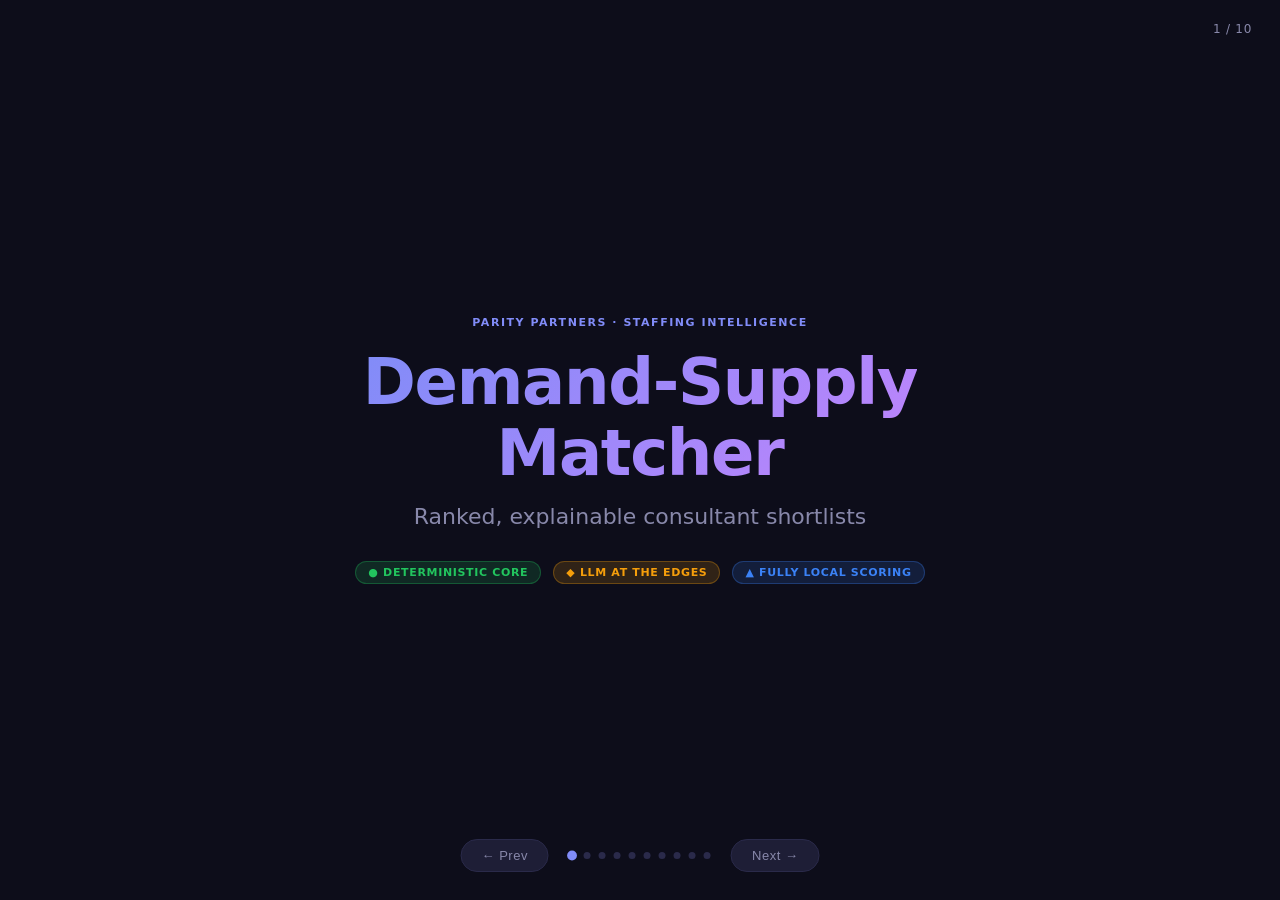
<file: docs/presentation.html>
<!DOCTYPE html>
<html lang="en">
<head>
<meta charset="UTF-8">
<meta name="viewport" content="width=device-width, initial-scale=1.0">
<title>DSM — Demand-Supply Matcher</title>
<style>
  :root {
    --bg: #0d0d1a;
    --surface: #161628;
    --surface2: #1e1e36;
    --border: #2a2a4a;
    --text: #e8e8f0;
    --muted: #8888aa;
    --accent: #6366f1;
    --accent2: #818cf8;
    --green: #22c55e;
    --amber: #f59e0b;
    --red: #ef4444;
    --blue: #3b82f6;
    --purple: #a855f7;
    --radius: 12px;
    --radius-sm: 8px;
  }

  * { box-sizing: border-box; margin: 0; padding: 0; }

  body {
    font-family: -apple-system, BlinkMacSystemFont, "Segoe UI", system-ui, sans-serif;
    background: var(--bg);
    color: var(--text);
    height: 100vh;
    overflow: hidden;
    user-select: none;
  }

  /* ─── Deck ─────────────────────────────────── */
  #deck {
    width: 100%;
    height: 100vh;
    position: relative;
    overflow: hidden;
  }

  .slide {
    position: absolute;
    inset: 0;
    display: flex;
    flex-direction: column;
    justify-content: center;
    align-items: center;
    padding: 60px 80px;
    opacity: 0;
    transform: translateX(60px);
    transition: opacity 0.4s ease, transform 0.4s ease;
    pointer-events: none;
  }

  .slide.active {
    opacity: 1;
    transform: translateX(0);
    pointer-events: all;
  }

  .slide.exit-left {
    opacity: 0;
    transform: translateX(-60px);
  }

  /* ─── Nav ───────────────────────────────────── */
  #nav {
    position: fixed;
    bottom: 28px;
    left: 50%;
    transform: translateX(-50%);
    display: flex;
    align-items: center;
    gap: 20px;
    z-index: 100;
  }

  .nav-btn {
    background: var(--surface2);
    border: 1px solid var(--border);
    color: var(--muted);
    padding: 8px 20px;
    border-radius: 20px;
    cursor: pointer;
    font-size: 13px;
    letter-spacing: 0.04em;
    transition: all 0.2s;
  }
  .nav-btn:hover { background: var(--accent); color: #fff; border-color: var(--accent); }

  #dots {
    display: flex;
    gap: 8px;
    align-items: center;
  }

  .dot {
    width: 7px; height: 7px;
    border-radius: 50%;
    background: var(--border);
    cursor: pointer;
    transition: all 0.2s;
  }
  .dot.active { background: var(--accent2); transform: scale(1.4); }

  #slide-counter {
    position: fixed;
    top: 22px;
    right: 28px;
    color: var(--muted);
    font-size: 12px;
    letter-spacing: 0.06em;
    z-index: 100;
  }

  /* ─── Typography ────────────────────────────── */
  .eyebrow {
    font-size: 11px;
    font-weight: 600;
    letter-spacing: 0.14em;
    text-transform: uppercase;
    color: var(--accent2);
    margin-bottom: 18px;
  }

  h1 { font-size: 64px; font-weight: 800; line-height: 1.1; letter-spacing: -0.02em; }
  h2 { font-size: 42px; font-weight: 700; line-height: 1.2; letter-spacing: -0.02em; }
  h3 { font-size: 22px; font-weight: 600; }

  .tagline {
    font-size: 22px;
    color: var(--muted);
    margin-top: 16px;
    font-weight: 400;
  }

  /* ─── Badges ─────────────────────────────────── */
  .badge {
    display: inline-flex;
    align-items: center;
    gap: 5px;
    padding: 4px 12px;
    border-radius: 20px;
    font-size: 11px;
    font-weight: 600;
    letter-spacing: 0.06em;
    text-transform: uppercase;
  }
  .badge-det { background: rgba(34,197,94,0.15); color: var(--green); border: 1px solid rgba(34,197,94,0.3); }
  .badge-llm { background: rgba(245,158,11,0.15); color: var(--amber); border: 1px solid rgba(245,158,11,0.3); }
  .badge-local { background: rgba(59,130,246,0.15); color: var(--blue); border: 1px solid rgba(59,130,246,0.3); }

  /* ─── Slide 1: Hero ─────────────────────────── */
  #s1 { text-align: center; }
  #s1 h1 { background: linear-gradient(135deg, #818cf8, #c084fc); -webkit-background-clip: text; -webkit-text-fill-color: transparent; background-clip: text; }
  #s1 .sub {
    margin-top: 32px;
    display: flex;
    gap: 12px;
    justify-content: center;
    flex-wrap: wrap;
  }

  /* ─── Slide 2: Problem ──────────────────────── */
  #s2 { text-align: center; max-width: 860px; }
  #s2 .problem-line {
    font-size: 28px;
    font-weight: 500;
    line-height: 1.5;
    margin-bottom: 28px;
    color: var(--text);
  }
  #s2 .problem-line span { color: var(--accent2); font-weight: 700; }
  #s2 .divider { width: 48px; height: 3px; background: var(--accent); border-radius: 2px; margin: 28px auto; }
  #s2 .solution-line {
    font-size: 22px;
    color: var(--muted);
    line-height: 1.6;
  }
  #s2 .solution-line strong { color: var(--green); }

  /* ─── Slide 3: Team ─────────────────────────── */
  #s3 { text-align: center; }
  #s3 h2 { margin-bottom: 48px; }
  .team-grid {
    display: flex;
    gap: 48px;
    justify-content: center;
    align-items: flex-start;
  }
  .team-card { display: flex; flex-direction: column; align-items: center; gap: 16px; }
  .avatar {
    width: 140px; height: 140px;
    border-radius: 50%;
    object-fit: cover;
    border: 3px solid var(--accent);
    box-shadow: 0 0 0 6px rgba(99,102,241,0.15);
  }
  .team-name { font-size: 20px; font-weight: 700; color: var(--text); }
  .team-role { font-size: 14px; color: var(--muted); }

  /* ─── Slide 4: Philosophy ───────────────────── */
  #s4 .phil-grid {
    display: grid;
    grid-template-columns: 1fr 1fr;
    gap: 20px;
    width: 100%;
    max-width: 900px;
    margin-top: 32px;
  }
  .phil-card {
    background: var(--surface);
    border: 1px solid var(--border);
    border-radius: var(--radius);
    padding: 28px 30px;
  }
  .phil-num {
    font-size: 11px;
    font-weight: 700;
    letter-spacing: 0.1em;
    color: var(--accent2);
    margin-bottom: 10px;
  }
  .phil-title { font-size: 17px; font-weight: 700; margin-bottom: 8px; }
  .phil-desc { font-size: 14px; color: var(--muted); line-height: 1.6; }

  /* ─── Slide 5: Pipeline ─────────────────────── */
  #s5 { width: 100%; }
  #s5 h2 { margin-bottom: 28px; }
  .pipeline-callout {
    margin-top: 18px;
    padding: 10px 22px;
    background: rgba(245,158,11,0.07);
    border: 1px solid rgba(245,158,11,0.22);
    border-radius: var(--radius-sm);
    font-size: 13px;
    color: var(--muted);
    text-align: center;
    max-width: 1000px;
    width: 100%;
  }
  .pipeline-callout strong { color: var(--amber); }
  .pipeline-callout code { font-size: 12px; color: var(--accent2); background: var(--surface2); padding: 1px 5px; border-radius: 3px; }
  .pipeline {
    display: flex;
    align-items: stretch;
    gap: 0;
    width: 100%;
    max-width: 1000px;
  }
  .pipe-stage {
    flex: 1;
    background: var(--surface);
    border: 1px solid var(--border);
    border-radius: var(--radius);
    padding: 22px 14px 20px;
    text-align: center;
    position: relative;
  }
  .pipe-stage + .pipe-stage { margin-left: 2px; }
  .pipe-arrow {
    display: flex;
    align-items: center;
    color: var(--muted);
    font-size: 18px;
    padding: 0 2px;
    flex-shrink: 0;
  }
  .pipe-icon { font-size: 26px; margin-bottom: 8px; }
  .pipe-name { font-size: 14px; font-weight: 700; margin-bottom: 8px; }
  .pipe-badge { font-size: 10px; padding: 3px 8px; border-radius: 10px; }
  .pipe-desc { font-size: 12px; color: var(--muted); margin-top: 8px; line-height: 1.4; }
  .pipe-stage.llm { border-color: rgba(245,158,11,0.4); background: rgba(245,158,11,0.05); }
  .pipe-stage.local { border-color: rgba(59,130,246,0.4); background: rgba(59,130,246,0.05); }

  /* ─── Slide: Output ─────────────────────────── */
  #s-output { width: 100%; max-width: 900px; }
  #s-output h2 { margin-bottom: 20px; }
  .terminal {
    background: #06060f;
    border: 1px solid var(--border);
    border-radius: var(--radius);
    padding: 22px 26px;
    font-family: "SF Mono", "Fira Code", ui-monospace, monospace;
    font-size: 12.5px;
    line-height: 1.75;
    width: 100%;
  }
  .t-prompt { color: var(--green); margin-bottom: 14px; }
  .t-section { color: var(--accent2); font-weight: 700; margin-top: 6px; }
  .t-rank { color: var(--green); font-weight: 700; }
  .t-meta { color: var(--muted); }
  .t-explain { color: #c8c8e0; }
  .t-nothi { color: var(--amber); }
  .t-filter { color: var(--red); }
  .t-gap-dim { color: var(--amber); }
  .t-tel { color: var(--muted); margin-top: 14px; padding-top: 12px; border-top: 1px solid var(--border); }

  /* ─── Slide 7: Scoring ──────────────────────── */
  #s7 { width: 100%; max-width: 1040px; }
  #s7 h2 { margin-bottom: 28px; }
  .score-grid {
    display: grid;
    grid-template-columns: repeat(3, 1fr);
    gap: 14px;
    width: 100%;
  }
  .score-card {
    background: var(--surface);
    border: 1px solid var(--border);
    border-radius: var(--radius);
    padding: 18px 20px;
  }
  .score-header { display: flex; justify-content: space-between; align-items: baseline; margin-bottom: 12px; }
  .score-name { font-size: 14px; font-weight: 700; }
  .score-weight { font-size: 22px; font-weight: 800; color: var(--accent2); }
  .weight-bar-bg { height: 4px; background: var(--border); border-radius: 2px; margin-bottom: 12px; overflow: hidden; }
  .weight-bar { height: 100%; background: var(--accent); border-radius: 2px; transition: width 0.6s ease; }
  .score-tiers { display: flex; flex-direction: column; gap: 4px; }
  .tier { display: flex; align-items: center; gap: 8px; font-size: 12px; color: var(--muted); }
  .tier-dot { width: 6px; height: 6px; border-radius: 50%; flex-shrink: 0; }
  .tier-val { font-weight: 700; color: var(--text); min-width: 28px; }

  /* ─── Slide 8: E2E ──────────────────────────── */
  #s8 { width: 100%; max-width: 980px; }
  #s8 .e2e-header { display: flex; justify-content: space-between; align-items: flex-start; margin-bottom: 28px; }
  #s8 .e2e-cmd {
    background: var(--surface2);
    border: 1px solid var(--border);
    border-radius: var(--radius-sm);
    padding: 10px 18px;
    font-family: "SF Mono", "Fira Code", monospace;
    font-size: 13px;
    color: var(--green);
  }
  .steps { display: grid; grid-template-columns: 1fr 1fr; gap: 10px; }
  .step {
    background: var(--surface);
    border: 1px solid var(--border);
    border-radius: var(--radius-sm);
    padding: 14px 16px;
    display: flex;
    gap: 12px;
    align-items: flex-start;
  }
  .step.full-width { grid-column: 1 / -1; }
  .step-num {
    min-width: 24px; height: 24px;
    background: var(--accent);
    border-radius: 50%;
    font-size: 12px;
    font-weight: 700;
    display: flex; align-items: center; justify-content: center;
    flex-shrink: 0;
  }
  .step-body { flex: 1; }
  .step-title { font-size: 13px; font-weight: 700; margin-bottom: 4px; }
  .step-detail { font-size: 12px; color: var(--muted); line-height: 1.5; }
  .step-detail code {
    background: var(--surface2);
    padding: 1px 5px;
    border-radius: 3px;
    font-family: "SF Mono", monospace;
    font-size: 11px;
    color: var(--accent2);
  }
  .score-result {
    background: rgba(34,197,94,0.1);
    border: 1px solid rgba(34,197,94,0.3);
    border-radius: var(--radius-sm);
    padding: 14px 18px;
  }
  .score-formula { font-family: "SF Mono", monospace; font-size: 12px; color: var(--muted); margin-bottom: 8px; }
  .score-total { font-size: 22px; font-weight: 800; color: var(--green); }
  .score-band { display: inline-block; margin-left: 10px; font-size: 13px; font-weight: 700; color: var(--green); background: rgba(34,197,94,0.15); padding: 3px 10px; border-radius: 10px; }

  /* ─── Slide 9: Tech Stack ───────────────────── */
  #s9 { text-align: center; max-width: 900px; }
  #s9 h2 { margin-bottom: 40px; }
  .tech-grid {
    display: grid;
    grid-template-columns: repeat(4, 1fr);
    gap: 16px;
    width: 100%;
  }
  .tech-card {
    background: var(--surface);
    border: 1px solid var(--border);
    border-radius: var(--radius);
    padding: 20px 16px;
    text-align: center;
  }
  .tech-icon { font-size: 28px; margin-bottom: 8px; }
  .tech-name { font-size: 14px; font-weight: 700; margin-bottom: 4px; }
  .tech-purpose { font-size: 12px; color: var(--muted); line-height: 1.4; }

  /* ─── Slide 10: Closing ─────────────────────── */
  #s10 { text-align: center; }
  #s10 h1 { font-size: 56px; background: linear-gradient(135deg, #22c55e, #4ade80); -webkit-background-clip: text; -webkit-text-fill-color: transparent; background-clip: text; }
  #s10 .close-meta { display: flex; gap: 32px; justify-content: center; margin-top: 32px; }
  .close-stat { text-align: center; }
  .close-val { font-size: 36px; font-weight: 800; color: var(--accent2); }
  .close-label { font-size: 13px; color: var(--muted); margin-top: 4px; }
  #s10 .cta {
    margin-top: 40px;
    font-size: 18px;
    color: var(--muted);
  }
  #s10 .cta strong { color: var(--text); }
</style>
</head>
<body>

<div id="deck">

  <!-- ── SLIDE 1: HERO ── -->
  <section class="slide active" id="s1">
    <div class="eyebrow">Parity Partners · Staffing Intelligence</div>
    <h1>Demand-Supply<br>Matcher</h1>
    <p class="tagline">Ranked, explainable consultant shortlists</p>
    <div class="sub">
      <span class="badge badge-det">● Deterministic Core</span>
      <span class="badge badge-llm">◆ LLM at the Edges</span>
      <span class="badge badge-local">▲ Fully Local Scoring</span>
    </div>
  </section>

  <!-- ── SLIDE 2: TEAM ── -->
  <section class="slide" id="s3">
    <div class="eyebrow">The Team</div>
    <div class="team-grid">
      <div class="team-card">
        <img class="avatar" src="assets/mithun.jpeg" alt="Mithun">
        <div class="team-name">Mithun</div>
      </div>
      <div class="team-card">
        <img class="avatar" src="assets/kiran.jpeg" alt="Kiran">
        <div class="team-name">Kiran</div>
      </div>
      <div class="team-card">
        <img class="avatar" src="assets/asif.jpeg" alt="Asif">
        <div class="team-name">Asif</div>
      </div>
    </div>
  </section>

  <!-- ── SLIDE 3: PROBLEM ── -->
  <section class="slide" id="s2">
    <div class="eyebrow">The Problem</div>
    <p class="problem-line">
      A staffing manager matches consultants to open roles
      <span>by hand in a spreadsheet</span> — slow and inconsistent.
    </p>
    <div class="divider"></div>
    <p class="solution-line">
      We build a <strong>ranked, explainable shortlist</strong><br>
      so humans decide faster, with better information.
    </p>
  </section>

  <!-- ── SLIDE 4: PHILOSOPHY ── -->
  <section class="slide" id="s4">
    <div class="eyebrow">Design Philosophy</div>
    <h2>Four principles we never break</h2>
    <div class="phil-grid">
      <div class="phil-card">
        <div class="phil-num">01</div>
        <div class="phil-title">Deterministic core, LLM at the edges</div>
        <div class="phil-desc">Filtering, weighting, and ranking are pure Python arithmetic. LLM is used only where unstructured text demands it.</div>
      </div>
      <div class="phil-card">
        <div class="phil-num">02</div>
        <div class="phil-title">The LLM never sets a rank</div>
        <div class="phil-desc">LLM extracts signals from prose. The rank comes from a formula in <code style="font-size:12px;color:var(--accent2)">scoring/ranker.py</code> — always traceable to config.</div>
      </div>
      <div class="phil-card">
        <div class="phil-num">03</div>
        <div class="phil-title">PII scrubbed before any external call</div>
        <div class="phil-desc">Presidio + spaCy run locally first. A post-scrub regex gate is fail-closed. No identifiable data leaves the machine unredacted.</div>
      </div>
      <div class="phil-card">
        <div class="phil-num">04</div>
        <div class="phil-title">Every stage is independently testable</div>
        <div class="phil-desc">Each pipeline stage takes typed Pydantic inputs and returns typed outputs. No hidden state, no shared globals.</div>
      </div>
    </div>
  </section>

  <!-- ── SLIDE 5: PIPELINE ── -->
  <section class="slide" id="s5">
    <div class="eyebrow">Architecture</div>
    <h2>Six-stage pipeline</h2>
    <div class="pipeline">
      <div class="pipe-stage">
        <div class="pipe-icon">📥</div>
        <div class="pipe-name">Ingest</div>
        <span class="badge badge-det pipe-badge">Deterministic</span>
        <div class="pipe-desc">Excel + PDFs + markdown feedback → typed models</div>
      </div>
      <div class="pipe-arrow">→</div>
      <div class="pipe-stage">
        <div class="pipe-icon">🔧</div>
        <div class="pipe-name">Normalise</div>
        <span class="badge badge-det pipe-badge">Deterministic</span>
        <div class="pipe-desc">Location canon · dedup · PII scrub</div>
      </div>
      <div class="pipe-arrow">→</div>
      <div class="pipe-stage llm">
        <div class="pipe-icon">🤖</div>
        <div class="pipe-name">Extract</div>
        <span class="badge badge-llm pipe-badge">gpt-4o-mini</span>
        <div class="pipe-desc">Skills · sentiment · adaptability · trend from prose</div>
      </div>
      <div class="pipe-arrow">→</div>
      <div class="pipe-stage local">
        <div class="pipe-icon">🗄️</div>
        <div class="pipe-name">Index</div>
        <span class="badge badge-local pipe-badge">Local embed</span>
        <div class="pipe-desc">all-MiniLM-L6-v2 → Milvus Lite (no network)</div>
      </div>
      <div class="pipe-arrow">→</div>
      <div class="pipe-stage">
        <div class="pipe-icon">⚖️</div>
        <div class="pipe-name">Match</div>
        <span class="badge badge-det pipe-badge">Deterministic</span>
        <div class="pipe-desc">Hard filters → 6 dimensions → rank</div>
      </div>
      <div class="pipe-arrow">→</div>
      <div class="pipe-stage llm">
        <div class="pipe-icon">💬</div>
        <div class="pipe-name">Explain</div>
        <span class="badge badge-llm pipe-badge">gpt-4o</span>
        <div class="pipe-desc">Narrate pre-computed scores in natural language</div>
      </div>
    </div>
    <div class="pipeline-callout">
      Only <strong>Extract</strong> + <strong>Explain</strong> call the LLM &nbsp;·&nbsp;
      results cached by file hash &nbsp;·&nbsp; budget-guarded &nbsp;·&nbsp;
      skippable with <code>--no-llm</code> &nbsp;·&nbsp; ranking is always pure arithmetic
    </div>
  </section>

  <!-- ── SLIDE 7: SCORING ── -->
  <section class="slide" id="s7">
    <div class="eyebrow">Scoring Model</div>
    <h2>Six dimensions · Weights from <code style="font-size:28px">config/default.yaml</code></h2>
    <div class="score-grid">

      <div class="score-card">
        <div class="score-header">
          <div class="score-name">Skill Match</div>
          <div class="score-weight">35%</div>
        </div>
        <div class="weight-bar-bg"><div class="weight-bar" style="width:35%"></div></div>
        <div class="score-tiers">
          <div class="tier"><div class="tier-dot" style="background:var(--green)"></div><span class="tier-val">100</span> Exact match, proficiency met</div>
          <div class="tier"><div class="tier-dot" style="background:var(--blue)"></div><span class="tier-val">65</span> Vector similarity ≥ 0.65</div>
          <div class="tier"><div class="tier-dot" style="background:var(--purple)"></div><span class="tier-val">60</span> Adjacent skill (skill_adjacency.yaml)</div>
          <div class="tier"><div class="tier-dot" style="background:var(--amber)"></div><span class="tier-val">40</span> New-joiner unverified</div>
        </div>
      </div>

      <div class="score-card">
        <div class="score-header">
          <div class="score-name">Feedback Quality</div>
          <div class="score-weight">25%</div>
        </div>
        <div class="weight-bar-bg"><div class="weight-bar" style="width:25%"></div></div>
        <div class="score-tiers">
          <div class="tier"><div class="tier-dot" style="background:var(--green)"></div><span class="tier-val">80</span> Positive sentiment base</div>
          <div class="tier"><div class="tier-dot" style="background:var(--amber)"></div><span class="tier-val">+10</span> Client keep signal bonus</div>
          <div class="tier"><div class="tier-dot" style="background:var(--muted)"></div><span class="tier-val">50</span> Neutral sentiment base</div>
          <div class="tier"><div class="tier-dot" style="background:var(--red)"></div><span class="tier-val">−10</span> Concern flag penalty</div>
        </div>
      </div>

      <div class="score-card">
        <div class="score-header">
          <div class="score-name">Availability</div>
          <div class="score-weight">15%</div>
        </div>
        <div class="weight-bar-bg"><div class="weight-bar" style="width:15%"></div></div>
        <div class="score-tiers">
          <div class="tier"><div class="tier-dot" style="background:var(--green)"></div><span class="tier-val">100</span> Available immediately</div>
          <div class="tier"><div class="tier-dot" style="background:var(--muted)"></div><span class="tier-val">↓</span> Linear decay over 30 days</div>
          <div class="tier"><div class="tier-dot" style="background:var(--amber)"></div><span class="tier-val">−10%</span> Medium rolloff confidence</div>
          <div class="tier"><div class="tier-dot" style="background:var(--red)"></div><span class="tier-val">−30%</span> Low rolloff confidence</div>
        </div>
      </div>

      <div class="score-card">
        <div class="score-header">
          <div class="score-name">Adaptability</div>
          <div class="score-weight">15%</div>
        </div>
        <div class="weight-bar-bg"><div class="weight-bar" style="width:15%"></div></div>
        <div class="score-tiers">
          <div class="tier"><div class="tier-dot" style="background:var(--muted)"></div><span class="tier-val">50</span> Neutral baseline</div>
          <div class="tier"><div class="tier-dot" style="background:var(--green)"></div><span class="tier-val">+15</span> ≥ 2 tech-era transitions</div>
          <div class="tier"><div class="tier-dot" style="background:var(--green)"></div><span class="tier-val">+10</span> ≥ 2 cross-domain industries</div>
          <div class="tier"><div class="tier-dot" style="background:var(--green)"></div><span class="tier-val">+10</span> Upskilling evidence</div>
        </div>
      </div>

      <div class="score-card">
        <div class="score-header">
          <div class="score-name">Supply State</div>
          <div class="score-weight">5%</div>
        </div>
        <div class="weight-bar-bg"><div class="weight-bar" style="width:5%"></div></div>
        <div class="score-tiers">
          <div class="tier"><div class="tier-dot" style="background:var(--green)"></div><span class="tier-val">100</span> Beach (available now)</div>
          <div class="tier"><div class="tier-dot" style="background:var(--amber)"></div><span class="tier-val">70</span> Rolling off</div>
          <div class="tier"><div class="tier-dot" style="background:var(--muted)"></div><span class="tier-val">40</span> New joiner</div>
        </div>
      </div>

      <div class="score-card">
        <div class="score-header">
          <div class="score-name">Performance Trend</div>
          <div class="score-weight">5%</div>
        </div>
        <div class="weight-bar-bg"><div class="weight-bar" style="width:5%"></div></div>
        <div class="score-tiers">
          <div class="tier"><div class="tier-dot" style="background:var(--green)"></div><span class="tier-val">100</span> Improving</div>
          <div class="tier"><div class="tier-dot" style="background:var(--amber)"></div><span class="tier-val">70</span> Stable</div>
          <div class="tier"><div class="tier-dot" style="background:var(--muted)"></div><span class="tier-val">50</span> Unknown (no data)</div>
          <div class="tier"><div class="tier-dot" style="background:var(--red)"></div><span class="tier-val">30</span> Declining</div>
        </div>
      </div>

    </div>
  </section>

  <!-- ── SLIDE 8: END-TO-END EXAMPLE ── -->
  <section class="slide" id="s8">
    <div class="e2e-header">
      <div>
        <div class="eyebrow">End-to-End Trace</div>
        <h2 style="font-size:32px">Priya Sharma · Senior Kotlin Engineer</h2>
      </div>
      <div class="e2e-cmd">$ dsm match "Senior Kotlin Engineer, Bengaluru" --top 3</div>
    </div>
    <div class="steps">
      <div class="step">
        <div class="step-num">1</div>
        <div class="step-body">
          <div class="step-title">📥 Ingest</div>
          <div class="step-detail">Priya found in "Beach" sheet · available immediately<br>PDF parsed by Docling · feedback markdown → 3 sections</div>
        </div>
      </div>
      <div class="step">
        <div class="step-num">2</div>
        <div class="step-body">
          <div class="step-title">🔧 Normalise</div>
          <div class="step-detail">Location already canonical → <code>"Bengaluru"</code> ✓<br>Presidio scrubs: <code>&lt;PERSON_0&gt;</code>, <code>&lt;EMAIL_ADDRESS_0&gt;</code></div>
        </div>
      </div>
      <div class="step">
        <div class="step-num">3</div>
        <div class="step-body">
          <div class="step-title">🤖 Extract (5 LLM calls)</div>
          <div class="step-detail">ProfileExtraction → Java(8yr,expert), Spring Boot(4yr,proficient)<br>FeedbackSignalExtraction × 2 → positive, domain_depth=true, client_keep_signal=true<br>AdaptabilitySignalExtraction → tech_transitions=2, cross_domain=2<br>PerformanceTrendExtraction → stable</div>
        </div>
      </div>
      <div class="step">
        <div class="step-num">4</div>
        <div class="step-body">
          <div class="step-title">🗄️ Index</div>
          <div class="step-detail">"Java" + "Spring Boot" embedded locally<br>all-MiniLM-L6-v2 → 384-dim · stored in Milvus Lite</div>
        </div>
      </div>
      <div class="step">
        <div class="step-num">5</div>
        <div class="step-body">
          <div class="step-title">⚖️ Hard Filters</div>
          <div class="step-detail">Beach · available immediately, days_late=0 → <strong style="color:var(--green)">PASS</strong><br>Role not co-located → location filter skipped</div>
        </div>
      </div>
      <div class="step full-width">
        <div class="step-num">6</div>
        <div class="step-body">
          <div class="step-title">⚖️ Score — adjacency matching in action</div>
          <div class="score-result">
            <div class="score-formula" style="margin-bottom:6px">
              Kotlin (required) → Java (consultant) · <code style="color:var(--amber)">skill_adjacency.yaml: kotlin: [java, scala]</code> → c_adjacent = 60<br>
              Spring Boot (required) → Spring Boot (consultant) · exact match → c_exact = 100 · mean = (60+100)/2 = <strong style="color:var(--text)">80</strong>
            </div>
            <div class="score-formula">
              (0.35 × 80) + (0.25 × 81) + (0.15 × 100) + (0.15 × 75) + (0.05 × 100) + (0.05 × 70)
              = 28.00 + 20.25 + 15.00 + 11.25 + 5.00 + 3.50
            </div>
            <div><span class="score-total">83.00</span><span class="score-band">Strong · Rank #1</span></div>
          </div>
        </div>
      </div>
      <div class="step full-width">
        <div class="step-num">7</div>
        <div class="step-body">
          <div class="step-title">💬 Explain</div>
          <div class="step-detail">gpt-4o narrates: Java background gives adjacent Kotlin credit (60); Spring Boot exact; beach availability drives perfect availability score · <code>&lt;PERSON_0&gt;</code> rehydrated → <strong>Priya Sharma</strong></div>
        </div>
      </div>
    </div>
  </section>

  <!-- ── SLIDE: OUTPUT ── -->
  <section class="slide" id="s-output">
    <div class="eyebrow">What it produces · example output</div>
    <h2>Format of <code style="font-size:32px">dsm match</code></h2>
    <div class="terminal">
      <div class="t-prompt">$ dsm match "Senior Kotlin Engineer, Bengaluru" --top 3</div>

      <div class="t-section">=== Ranked Candidates ===</div>

      <div><span class="t-rank">#1  Priya Sharma</span>  <span style="color:var(--text)">[5 of 6 strong]</span></div>
      <div class="t-meta">&nbsp;&nbsp;&nbsp;confidence: High &nbsp;·&nbsp; flags: none</div>
      <div class="t-explain">&nbsp;&nbsp;&nbsp;"Strong match scoring 83. Expert Java earns adjacent Kotlin credit; Spring Boot exact match. Immediate beach availability and client retention signal drive the score."</div>

      <div style="margin-top:8px"><span class="t-rank">#2  Rahul Mehta</span>  <span style="color:var(--text)">[3 of 6 strong]</span>  <span class="t-gap-dim">gaps: skill_match, adaptability</span></div>
      <div class="t-meta">&nbsp;&nbsp;&nbsp;confidence: Medium &nbsp;·&nbsp; flags: long_bench</div>
      <div class="t-nothi">&nbsp;&nbsp;&nbsp;why not higher: "No Spring Boot evidence; skill_match capped at adjacent credit only (60). Adaptability at neutral baseline — no transition signals found."</div>

      <div style="margin-top:8px"><span class="t-rank">#3  Deepa Nair</span>  <span style="color:var(--text)">[3 of 6 strong]</span>  <span class="t-gap-dim">gaps: availability</span></div>
      <div class="t-meta">&nbsp;&nbsp;&nbsp;confidence: Medium &nbsp;·&nbsp; flags: none</div>
      <div class="t-nothi">&nbsp;&nbsp;&nbsp;why not higher: "Rolling off with low confidence adds a 30% availability penalty, pulling the score below Priya's."</div>

      <div class="t-section" style="margin-top:8px">=== Filtered Out (hard filter) ===</div>
      <div class="t-filter">&nbsp;&nbsp;Carlos Reyes &nbsp;(location mismatch: London ≠ Bengaluru)</div>

    </div>
  </section>

  <!-- ── SLIDE 9: TECH STACK ── -->
  <section class="slide" id="s9">
    <div class="eyebrow">Tech Stack</div>
    <h2>Right tool for each job</h2>
    <div class="tech-grid">
      <div class="tech-card">
        <div class="tech-icon">🐍</div>
        <div class="tech-name">Python 3.12 + uv</div>
        <div class="tech-purpose">Core runtime · reproducible lockfile</div>
      </div>
      <div class="tech-card">
        <div class="tech-icon">📐</div>
        <div class="tech-name">Pydantic v2</div>
        <div class="tech-purpose">Typed models across every boundary</div>
      </div>
      <div class="tech-card">
        <div class="tech-icon">📄</div>
        <div class="tech-name">Docling</div>
        <div class="tech-purpose">Layout-aware PDF extraction + OCR</div>
      </div>
      <div class="tech-card">
        <div class="tech-icon">🧠</div>
        <div class="tech-name">DSPy</div>
        <div class="tech-purpose">Typed LLM signatures · disk cache</div>
      </div>
      <div class="tech-card">
        <div class="tech-icon">🛡️</div>
        <div class="tech-name">Presidio + spaCy</div>
        <div class="tech-purpose">Local PII detection · fail-closed</div>
      </div>
      <div class="tech-card">
        <div class="tech-icon">🔢</div>
        <div class="tech-name">sentence-transformers</div>
        <div class="tech-purpose">Local embeddings · 22M params · fast</div>
      </div>
      <div class="tech-card">
        <div class="tech-icon">🗄️</div>
        <div class="tech-name">Milvus Lite</div>
        <div class="tech-purpose">Local vector index · no server needed</div>
      </div>
      <div class="tech-card">
        <div class="tech-icon">📡</div>
        <div class="tech-name">OpenRouter</div>
        <div class="tech-purpose">Hosted LLM access · model-agnostic</div>
      </div>
    </div>
  </section>

  <!-- ── SLIDE 10: CLOSING ── -->
  <section class="slide" id="s10">
    <div class="eyebrow">Parity Partners · Demand-Supply Matcher</div>
    <h1>Ready to demo.</h1>
    <div class="close-meta">
      <div class="close-stat">
        <div class="close-val">6</div>
        <div class="close-label">Pipeline stages</div>
      </div>
      <div class="close-stat">
        <div class="close-val">6</div>
        <div class="close-label">Scoring dimensions</div>
      </div>
      <div class="close-stat">
        <div class="close-val">2</div>
        <div class="close-label">LLM calls</div>
      </div>
      <div class="close-stat">
        <div class="close-val">0</div>
        <div class="close-label">LLM ranks</div>
      </div>
    </div>
    <p class="cta"><strong>dsm match "Senior Kotlin Engineer, Bengaluru" --top 5</strong></p>
  </section>

</div>

<!-- Nav -->
<div id="slide-counter">1 / 10</div>
<div id="nav">
  <button class="nav-btn" id="prev">← Prev</button>
  <div id="dots"></div>
  <button class="nav-btn" id="next">Next →</button>
</div>

<script>
  const slides = Array.from(document.querySelectorAll('.slide'));
  const dotsEl = document.getElementById('dots');
  const counter = document.getElementById('slide-counter');
  let cur = 0;

  // Build dots
  slides.forEach((_, i) => {
    const d = document.createElement('div');
    d.className = 'dot' + (i === 0 ? ' active' : '');
    d.addEventListener('click', () => go(i));
    dotsEl.appendChild(d);
  });

  function go(n) {
    if (n < 0 || n >= slides.length || n === cur) return;
    slides[cur].classList.remove('active');
    slides[cur].classList.add('exit-left');
    setTimeout(() => slides[cur].classList.remove('exit-left'), 400);
    cur = n;
    slides[cur].classList.add('active');
    document.querySelectorAll('.dot').forEach((d, i) => d.classList.toggle('active', i === cur));
    counter.textContent = `${cur + 1} / ${slides.length}`;
  }

  document.getElementById('prev').addEventListener('click', () => go(cur - 1));
  document.getElementById('next').addEventListener('click', () => go(cur + 1));

  document.addEventListener('keydown', e => {
    if (e.key === 'ArrowRight' || e.key === ' ') { e.preventDefault(); go(cur + 1); }
    if (e.key === 'ArrowLeft') { e.preventDefault(); go(cur - 1); }
  });
</script>
</body>
</html>
</file>
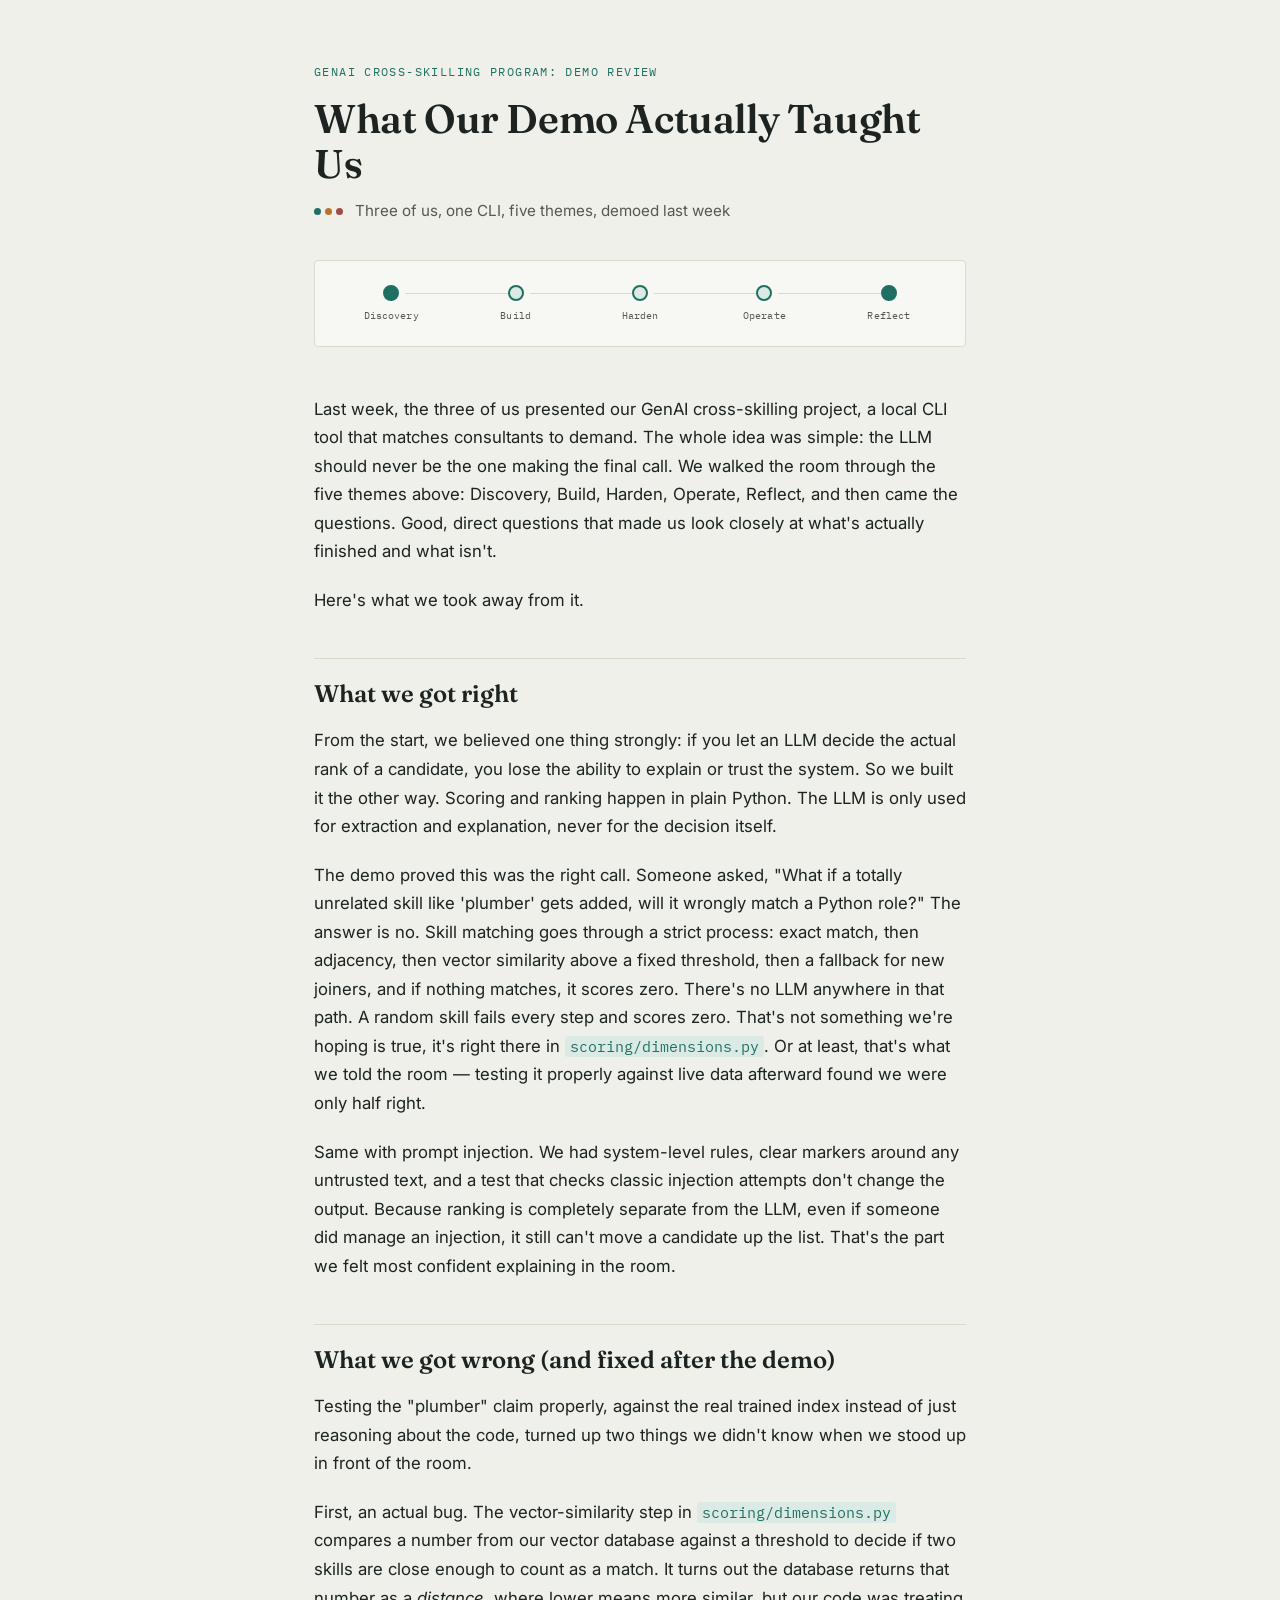
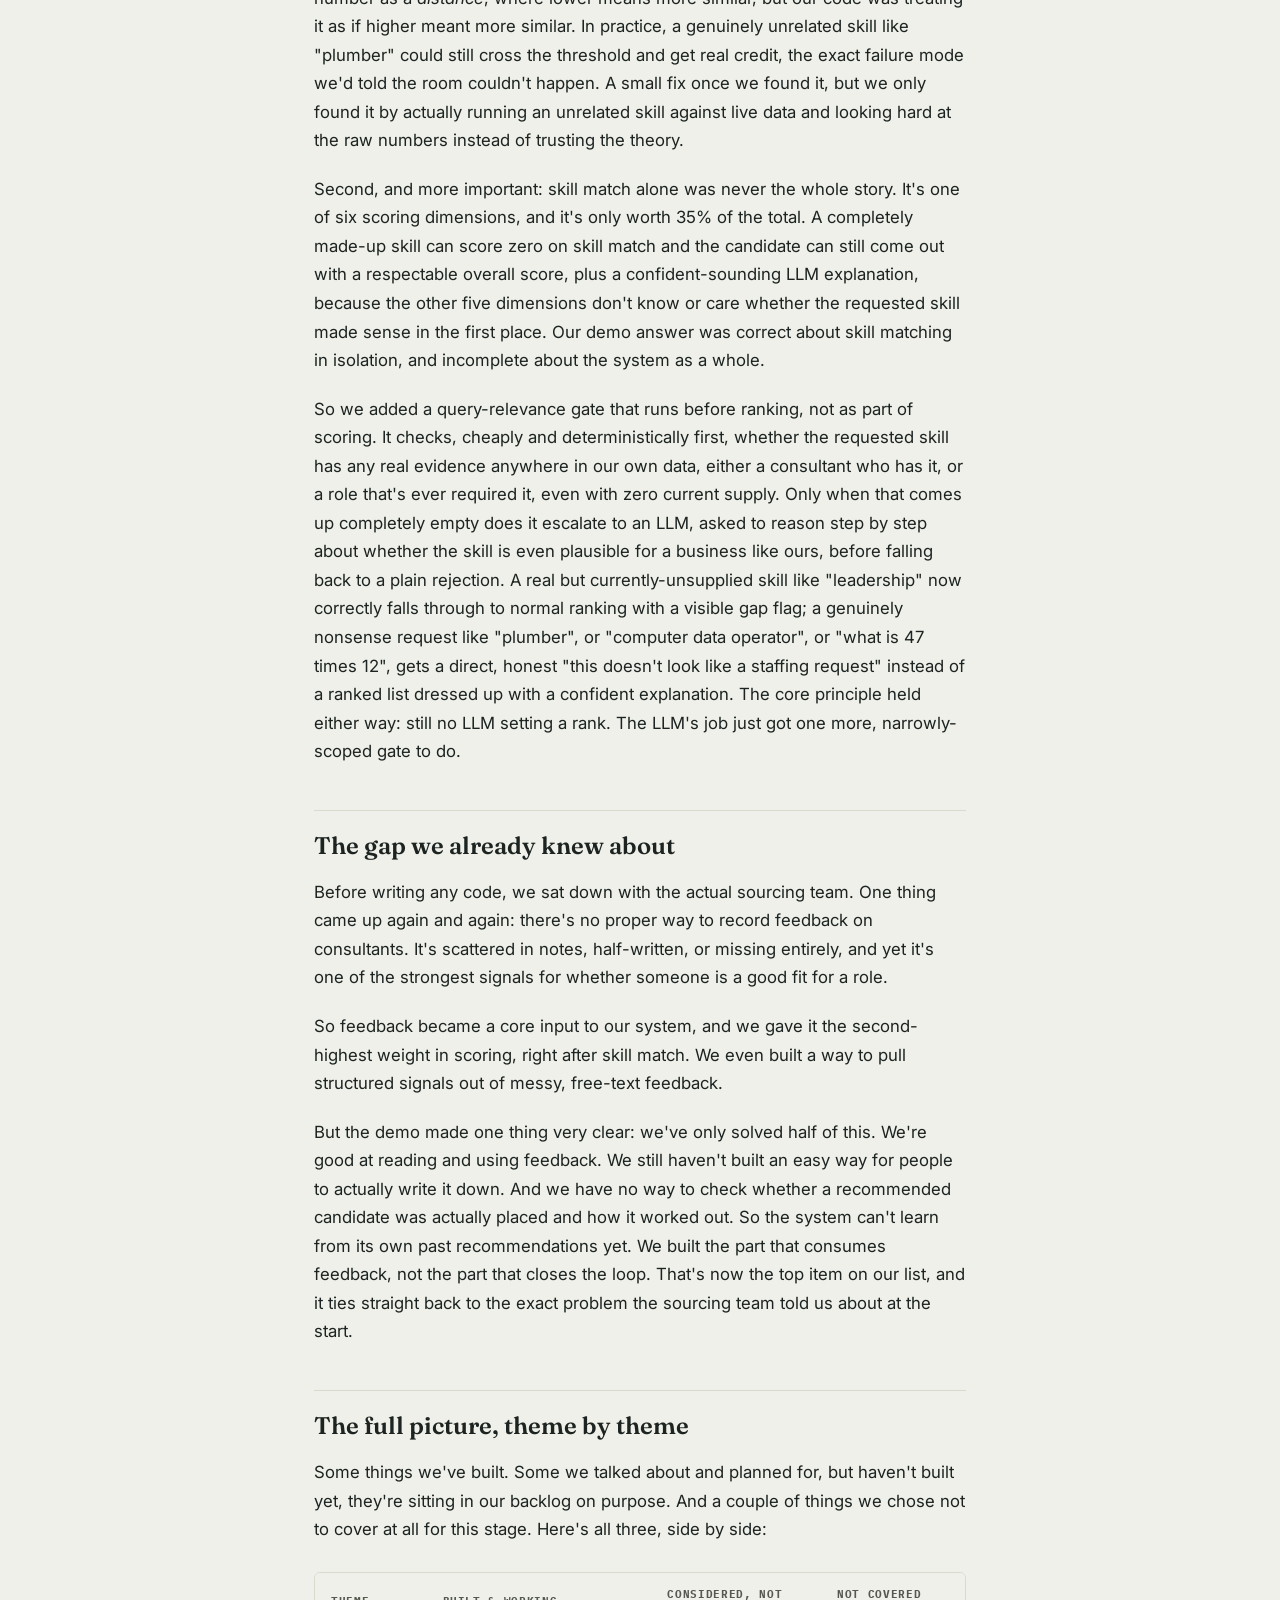
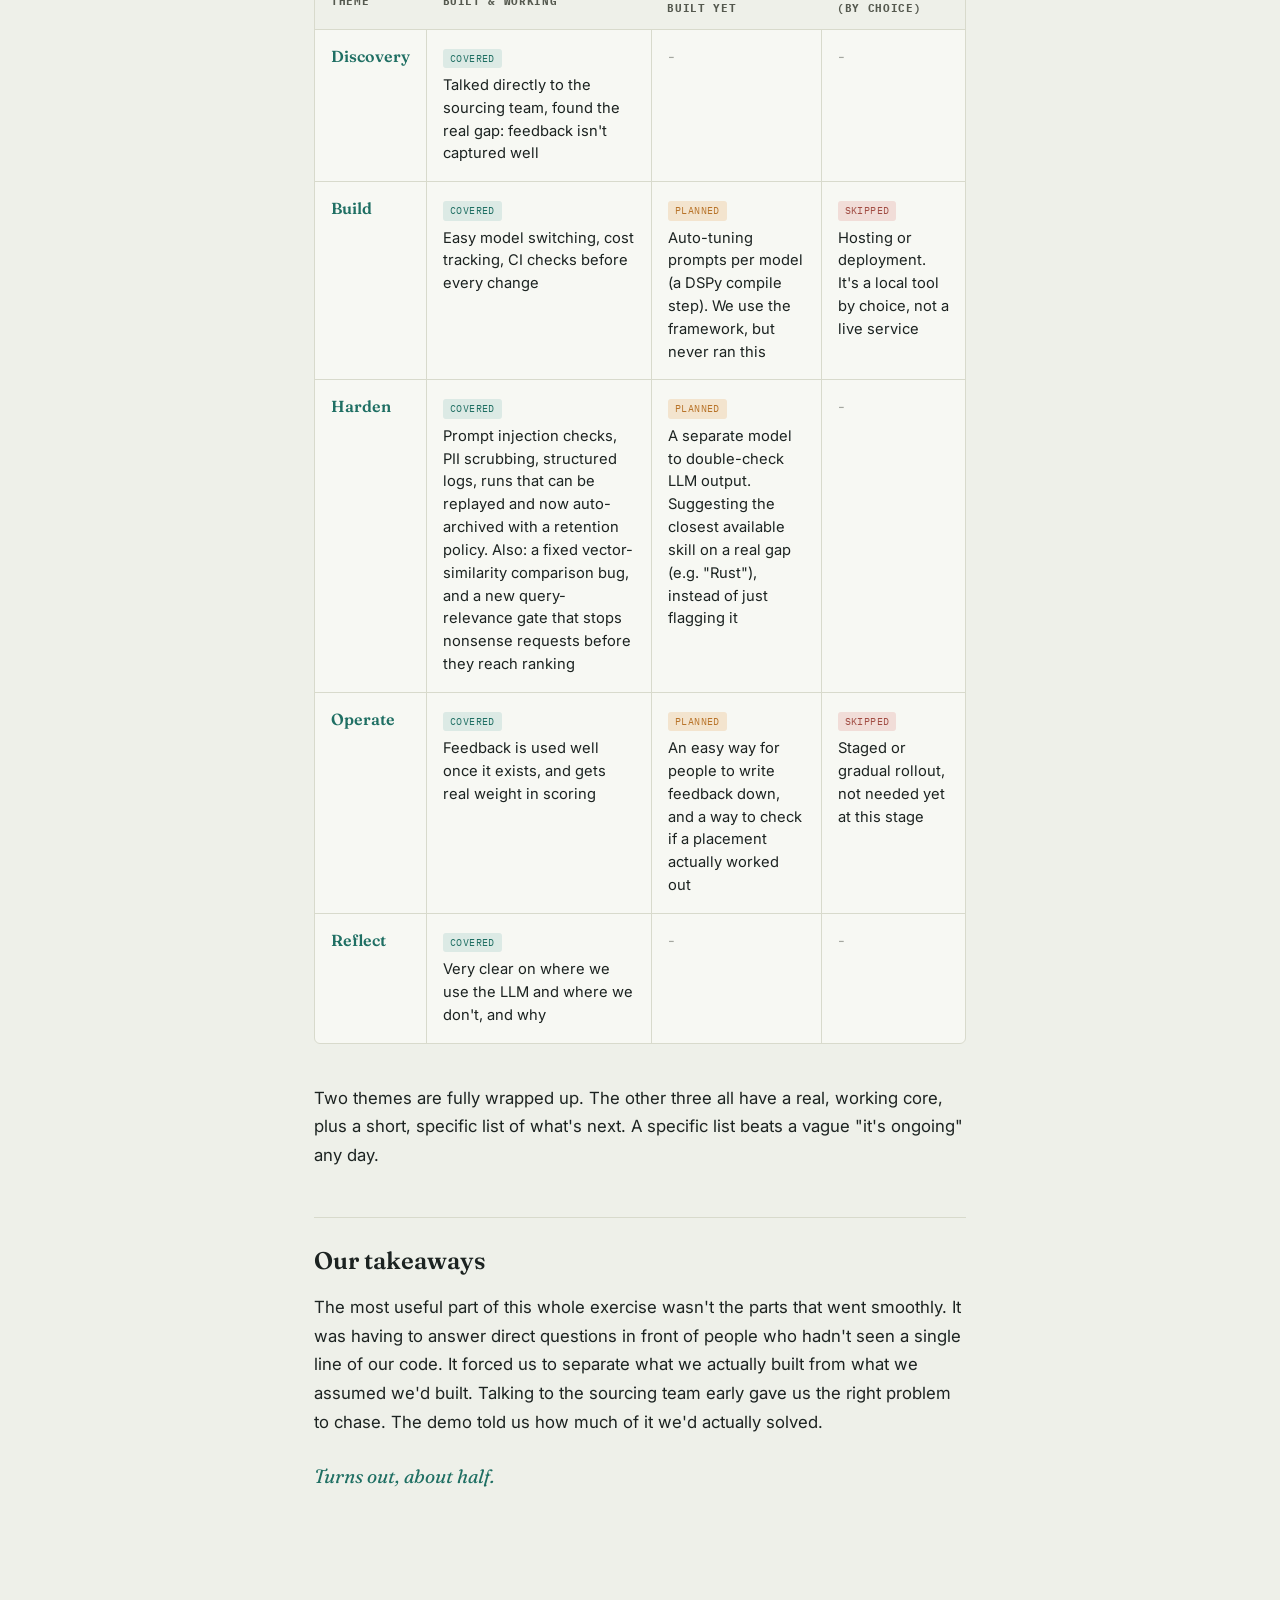
<file: docs/what-the-demo-taught-us.html>
<!DOCTYPE html>
<html lang="en">
<head>
<meta charset="UTF-8">
<meta name="viewport" content="width=device-width, initial-scale=1.0">
<title>What Our Demo Actually Taught Us</title>
<link rel="preconnect" href="https://fonts.googleapis.com">
<link rel="preconnect" href="https://fonts.gstatic.com" crossorigin>
<link href="https://fonts.googleapis.com/css2?family=Fraunces:ital,opsz,wght@0,9..144,400;0,9..144,600;1,9..144,500&family=Inter:wght@400;500;600&family=IBM+Plex+Mono:wght@500&display=swap" rel="stylesheet">
<style>
  * {
    box-sizing: border-box;
    -webkit-print-color-adjust: exact !important;
    print-color-adjust: exact !important;
    color-adjust: exact !important;
  }

  body{
    margin: 0;
    background: #EEF0E9;
    color: #1C2321;
    font-family: 'Inter', -apple-system, sans-serif;
    -webkit-font-smoothing: antialiased;
  }

  .page{
    max-width: 700px;
    margin: 0 auto;
    padding: 64px 24px 96px;
  }

  .eyebrow{
    font-family: 'IBM Plex Mono', monospace;
    font-size: 0.72rem;
    letter-spacing: 0.12em;
    text-transform: uppercase;
    color: #1F6F63;
    margin-bottom: 18px;
  }

  h1{
    font-family: 'Fraunces', serif;
    font-weight: 600;
    font-size: 2.5rem;
    line-height: 1.12;
    margin: 0 0 14px;
    letter-spacing: -0.01em;
  }

  .byline{
    color: #55594F;
    font-size: 0.95rem;
    margin-bottom: 40px;
  }

  .byline .dots{
    display: inline-flex;
    gap: 4px;
    margin-right: 8px;
    vertical-align: middle;
  }
  .byline .dot{
    width: 7px; height: 7px; border-radius: 50%;
    display: inline-block;
  }
  .dot.d1{ background-color: #1F6F63; }
  .dot.d2{ background-color: #B8742A; }
  .dot.d3{ background-color: #A14C43; }

  /* Journey strip */
  .journey{
    display: flex;
    flex-wrap: nowrap;
    align-items: flex-start;
    justify-content: space-between;
    padding: 24px 14px;
    background: #F7F8F3;
    border: 1px solid #D8DACC;
    border-radius: 4px;
    margin-bottom: 48px;
  }
  .stop{
    display: flex;
    flex-direction: column;
    align-items: center;
    gap: 8px;
    flex: 1 1 0;
    min-width: 0;
    position: relative;
  }
  .stop:not(:last-child)::after{
    content: "";
    position: absolute;
    top: 8px;
    left: calc(50% + 14px);
    width: calc(100% - 16px);
    height: 1px;
    background-color: #D8DACC;
  }
  .ring{
    width: 16px; height: 16px;
    border-radius: 50%;
    border: 2px solid #1F6F63;
    background-color: #1F6F63;
    z-index: 1;
    flex-shrink: 0;
  }
  .ring.half{
    background-color: #DCEAE5;
  }
  .stop-label{
    font-family: 'IBM Plex Mono', monospace;
    font-size: 0.62rem;
    letter-spacing: 0.01em;
    color: #55594F;
    text-align: center;
    white-space: nowrap;
  }

  p{
    font-size: 1.05rem;
    line-height: 1.7;
    color: #1C2321;
    margin: 0 0 20px;
  }

  h2{
    font-family: 'Fraunces', serif;
    font-weight: 600;
    font-size: 1.5rem;
    margin: 44px 0 18px;
    padding-top: 20px;
    border-top: 1px solid #D8DACC;
  }

  ul{
    padding-left: 22px;
    margin: 0 0 20px;
  }
  li{
    font-size: 1.03rem;
    line-height: 1.65;
    margin-bottom: 10px;
  }

  code{
    font-family: 'IBM Plex Mono', monospace;
    font-size: 0.88em;
    background-color: #DCEAE5;
    color: #1F6F63;
    padding: 1px 5px;
    border-radius: 3px;
  }

  /* Matrix table */
  .matrix-wrap{
    margin: 28px 0 40px;
    border: 1px solid #D8DACC;
    border-radius: 6px;
    overflow: hidden;
    background: #F7F8F3;
  }
  table{
    width: 100%;
    border-collapse: collapse;
    font-size: 0.92rem;
  }
  thead th{
    font-family: 'IBM Plex Mono', monospace;
    font-size: 0.68rem;
    letter-spacing: 0.06em;
    text-transform: uppercase;
    text-align: left;
    color: #55594F;
    background-color: #EEF0E9;
    padding: 14px 16px;
    border-bottom: 1px solid #D8DACC;
  }
  tbody th{
    text-align: left;
    font-family: 'Fraunces', serif;
    font-weight: 600;
    font-size: 1rem;
    padding: 16px;
    vertical-align: top;
    width: 110px;
    border-bottom: 1px solid #D8DACC;
    color: #1F6F63;
  }
  tbody td{
    padding: 16px;
    vertical-align: top;
    border-bottom: 1px solid #D8DACC;
    border-left: 1px solid #D8DACC;
    line-height: 1.55;
    color: #1C2321;
  }
  tbody tr:last-child th,
  tbody tr:last-child td{
    border-bottom: none;
  }

  .badge{
    display: inline-block;
    font-family: 'IBM Plex Mono', monospace;
    font-size: 0.62rem;
    letter-spacing: 0.04em;
    text-transform: uppercase;
    padding: 2px 7px;
    border-radius: 3px;
    margin-bottom: 6px;
  }
  .badge.covered{ background-color: #DCEAE5; color: #1F6F63; }
  .badge.planned{ background-color: #F3E4CE; color: #B8742A; }
  .badge.skip{ background-color: #F1DDD8; color: #A14C43; }

  .cell-empty{
    color: #55594F;
    opacity: 0.5;
  }

  .closing{
    margin-top: 48px;
    padding-top: 28px;
    border-top: 1px solid #D8DACC;
  }

  .closing p:last-child{
    font-family: 'Fraunces', serif;
    font-style: italic;
    font-size: 1.2rem;
    color: #1F6F63;
    margin-top: 24px;
  }

  @media (max-width: 560px){
    h1{ font-size: 2rem; }
    .journey{ padding: 18px 8px; }
    .stop-label{ font-size: 0.52rem; }
    tbody th{ width: 90px; font-size: 0.9rem; }
  }

  @media print{
    body{ background: #EEF0E9; }
    .journey, .matrix-wrap{ break-inside: avoid; }
    h2{ break-after: avoid; }
  }
</style>
</head>
<body>
<div class="page">

  <div class="eyebrow">GenAI Cross-Skilling Program: Demo Review</div>
  <h1>What Our Demo Actually Taught Us</h1>
  <div class="byline">
    <span class="dots"><span class="dot d1"></span><span class="dot d2"></span><span class="dot d3"></span></span>
    Three of us, one CLI, five themes, demoed last week
  </div>

  <div class="journey">
    <div class="stop"><div class="ring"></div><div class="stop-label">Discovery</div></div>
    <div class="stop"><div class="ring half"></div><div class="stop-label">Build</div></div>
    <div class="stop"><div class="ring half"></div><div class="stop-label">Harden</div></div>
    <div class="stop"><div class="ring half"></div><div class="stop-label">Operate</div></div>
    <div class="stop"><div class="ring"></div><div class="stop-label">Reflect</div></div>
  </div>

  <p>Last week, the three of us presented our GenAI cross-skilling project, a local CLI tool that matches consultants to demand. The whole idea was simple: the LLM should never be the one making the final call. We walked the room through the five themes above: Discovery, Build, Harden, Operate, Reflect, and then came the questions. Good, direct questions that made us look closely at what's actually finished and what isn't.</p>

  <p>Here's what we took away from it.</p>

  <h2>What we got right</h2>
  <p>From the start, we believed one thing strongly: if you let an LLM decide the actual rank of a candidate, you lose the ability to explain or trust the system. So we built it the other way. Scoring and ranking happen in plain Python. The LLM is only used for extraction and explanation, never for the decision itself.</p>
  <p>The demo proved this was the right call. Someone asked, "What if a totally unrelated skill like 'plumber' gets added, will it wrongly match a Python role?" The answer is no. Skill matching goes through a strict process: exact match, then adjacency, then vector similarity above a fixed threshold, then a fallback for new joiners, and if nothing matches, it scores zero. There's no LLM anywhere in that path. A random skill fails every step and scores zero. That's not something we're hoping is true, it's right there in <code>scoring/dimensions.py</code>. Or at least, that's what we told the room — testing it properly against live data afterward found we were only half right.</p>
  <p>Same with prompt injection. We had system-level rules, clear markers around any untrusted text, and a test that checks classic injection attempts don't change the output. Because ranking is completely separate from the LLM, even if someone did manage an injection, it still can't move a candidate up the list. That's the part we felt most confident explaining in the room.</p>

  <h2>What we got wrong (and fixed after the demo)</h2>
  <p>Testing the "plumber" claim properly, against the real trained index instead of just reasoning about the code, turned up two things we didn't know when we stood up in front of the room.</p>
  <p>First, an actual bug. The vector-similarity step in <code>scoring/dimensions.py</code> compares a number from our vector database against a threshold to decide if two skills are close enough to count as a match. It turns out the database returns that number as a <em>distance</em>, where lower means more similar, but our code was treating it as if higher meant more similar. In practice, a genuinely unrelated skill like "plumber" could still cross the threshold and get real credit, the exact failure mode we'd told the room couldn't happen. A small fix once we found it, but we only found it by actually running an unrelated skill against live data and looking hard at the raw numbers instead of trusting the theory.</p>
  <p>Second, and more important: skill match alone was never the whole story. It's one of six scoring dimensions, and it's only worth 35% of the total. A completely made-up skill can score zero on skill match and the candidate can still come out with a respectable overall score, plus a confident-sounding LLM explanation, because the other five dimensions don't know or care whether the requested skill made sense in the first place. Our demo answer was correct about skill matching in isolation, and incomplete about the system as a whole.</p>
  <p>So we added a query-relevance gate that runs before ranking, not as part of scoring. It checks, cheaply and deterministically first, whether the requested skill has any real evidence anywhere in our own data, either a consultant who has it, or a role that's ever required it, even with zero current supply. Only when that comes up completely empty does it escalate to an LLM, asked to reason step by step about whether the skill is even plausible for a business like ours, before falling back to a plain rejection. A real but currently-unsupplied skill like "leadership" now correctly falls through to normal ranking with a visible gap flag; a genuinely nonsense request like "plumber", or "computer data operator", or "what is 47 times 12", gets a direct, honest "this doesn't look like a staffing request" instead of a ranked list dressed up with a confident explanation. The core principle held either way: still no LLM setting a rank. The LLM's job just got one more, narrowly-scoped gate to do.</p>

  <h2>The gap we already knew about</h2>
  <p>Before writing any code, we sat down with the actual sourcing team. One thing came up again and again: there's no proper way to record feedback on consultants. It's scattered in notes, half-written, or missing entirely, and yet it's one of the strongest signals for whether someone is a good fit for a role.</p>
  <p>So feedback became a core input to our system, and we gave it the second-highest weight in scoring, right after skill match. We even built a way to pull structured signals out of messy, free-text feedback.</p>
  <p>But the demo made one thing very clear: we've only solved half of this. We're good at reading and using feedback. We still haven't built an easy way for people to actually write it down. And we have no way to check whether a recommended candidate was actually placed and how it worked out. So the system can't learn from its own past recommendations yet. We built the part that consumes feedback, not the part that closes the loop. That's now the top item on our list, and it ties straight back to the exact problem the sourcing team told us about at the start.</p>

  <h2>The full picture, theme by theme</h2>
  <p>Some things we've built. Some we talked about and planned for, but haven't built yet, they're sitting in our backlog on purpose. And a couple of things we chose not to cover at all for this stage. Here's all three, side by side:</p>

  <div class="matrix-wrap">
    <table>
      <thead>
        <tr>
          <th>Theme</th>
          <th>Built &amp; working</th>
          <th>Considered, not built yet</th>
          <th>Not covered (by choice)</th>
        </tr>
      </thead>
      <tbody>
        <tr>
          <th>Discovery</th>
          <td><span class="badge covered">Covered</span><br>Talked directly to the sourcing team, found the real gap: feedback isn't captured well</td>
          <td class="cell-empty">-</td>
          <td class="cell-empty">-</td>
        </tr>
        <tr>
          <th>Build</th>
          <td><span class="badge covered">Covered</span><br>Easy model switching, cost tracking, CI checks before every change</td>
          <td><span class="badge planned">Planned</span><br>Auto-tuning prompts per model (a DSPy compile step). We use the framework, but never ran this</td>
          <td><span class="badge skip">Skipped</span><br>Hosting or deployment. It's a local tool by choice, not a live service</td>
        </tr>
        <tr>
          <th>Harden</th>
          <td><span class="badge covered">Covered</span><br>Prompt injection checks, PII scrubbing, structured logs, runs that can be replayed and now auto-archived with a retention policy. Also: a fixed vector-similarity comparison bug, and a new query-relevance gate that stops nonsense requests before they reach ranking</td>
          <td><span class="badge planned">Planned</span><br>A separate model to double-check LLM output. Suggesting the closest available skill on a real gap (e.g. "Rust"), instead of just flagging it</td>
          <td class="cell-empty">-</td>
        </tr>
        <tr>
          <th>Operate</th>
          <td><span class="badge covered">Covered</span><br>Feedback is used well once it exists, and gets real weight in scoring</td>
          <td><span class="badge planned">Planned</span><br>An easy way for people to write feedback down, and a way to check if a placement actually worked out</td>
          <td><span class="badge skip">Skipped</span><br>Staged or gradual rollout, not needed yet at this stage</td>
        </tr>
        <tr>
          <th>Reflect</th>
          <td><span class="badge covered">Covered</span><br>Very clear on where we use the LLM and where we don't, and why</td>
          <td class="cell-empty">-</td>
          <td class="cell-empty">-</td>
        </tr>
      </tbody>
    </table>
  </div>

  <p>Two themes are fully wrapped up. The other three all have a real, working core, plus a short, specific list of what's next. A specific list beats a vague "it's ongoing" any day.</p>

  <div class="closing">
    <h2 style="border-top:none;margin-top:0;padding-top:0;">Our takeaways</h2>
    <p>The most useful part of this whole exercise wasn't the parts that went smoothly. It was having to answer direct questions in front of people who hadn't seen a single line of our code. It forced us to separate what we actually built from what we assumed we'd built. Talking to the sourcing team early gave us the right problem to chase. The demo told us how much of it we'd actually solved.</p>
    <p>Turns out, about half.</p>
  </div>

</div>
</body>
</html>
</file>
<file: presentations/assets/deck.css>
/* Shared deck styling. Each deck sets --accent on <body>. */
:root{
  --bg:#0b1020; --panel:#141b33; --panel2:#1b2342; --ink:#e8ecf6; --muted:#97a0bd;
  --line:#2a3457; --accent:#6ea8fe;
  --good:#36d399; --warn:#fbbd23; --bad:#f87272;
}
*{box-sizing:border-box;margin:0;padding:0}
html,body{height:100%}
body{
  font-family:-apple-system,BlinkMacSystemFont,"Segoe UI",Inter,Roboto,sans-serif;
  background:var(--bg);color:var(--ink);overflow:hidden;
}
.deck{height:100vh;width:100vw;position:relative}
.slide{position:absolute;inset:0;display:none;flex-direction:column;justify-content:center;
  padding:6vh 8vw;animation:fade .3s ease}
.slide.active{display:flex}
@keyframes fade{from{opacity:0;transform:translateY(6px)}to{opacity:1;transform:none}}

h1{font-size:3.2rem;line-height:1.08;letter-spacing:-1px;margin-bottom:1rem}
h2{font-size:2rem;letter-spacing:-.5px;margin-bottom:1.3rem;color:#fff}
.tag{font-size:.85rem;color:var(--accent);font-weight:700;letter-spacing:1.5px;
  text-transform:uppercase;display:block;margin-bottom:.5rem}
p{font-size:1.2rem;color:var(--muted);line-height:1.55;max-width:62ch}
.lead{font-size:1.45rem;color:var(--ink);max-width:64ch}
.sub{font-size:1.05rem;color:var(--muted);margin-top:1rem;max-width:66ch}
.em{color:#fff;font-weight:600}
.hi{color:var(--accent);font-weight:600}
ul{list-style:none;margin-top:.8rem}
li{font-size:1.18rem;color:var(--ink);margin:.6rem 0;padding-left:1.5rem;position:relative;max-width:64ch}
li::before{content:"▸";position:absolute;left:0;color:var(--accent)}
li small,li .note{color:var(--muted);font-size:.98rem}
code{background:var(--panel2);padding:.1rem .4rem;border-radius:5px;font-size:.92em;color:#cdd7f5}

/* layout helpers */
.row{display:flex;gap:2.5rem;align-items:center}
.row>div{flex:1}
.grid{display:grid;gap:1.1rem;margin-top:1rem}
.g2{grid-template-columns:1fr 1fr}.g3{grid-template-columns:repeat(3,1fr)}.g4{grid-template-columns:repeat(4,1fr)}
.card{background:var(--panel);border:1px solid var(--line);border-radius:14px;padding:1.2rem 1.3rem}
.card h3{font-size:1.05rem;color:#fff;margin-bottom:.45rem}
.card p{font-size:1rem}
.stat{font-size:3rem;font-weight:700;color:var(--accent);line-height:1}
.stat.good{color:var(--good)}.stat.warn{color:var(--warn)}.stat.bad{color:var(--bad)}
.stat small{display:block;font-size:.9rem;color:var(--muted);font-weight:400;margin-top:.4rem}

/* diagram: box-and-arrow flow */
.flow{display:flex;align-items:center;gap:.55rem;flex-wrap:wrap;margin:1.4rem 0}
.node{background:var(--panel);border:1px solid var(--line);border-radius:10px;
  padding:.65rem 1rem;font-size:1.02rem;text-align:center;line-height:1.25}
.node small{display:block;color:var(--muted);font-size:.82rem;margin-top:.2rem}
.node.on{border-color:var(--accent);color:#fff;box-shadow:0 0 0 1px var(--accent) inset}
.node.llm{border-color:var(--accent);background:rgba(110,168,254,.1);color:var(--accent)}
.node.dim{opacity:.4}
.node.good{border-color:var(--good)}.node.bad{border-color:var(--bad)}
.arrow{color:var(--muted);font-size:1.25rem}
.arrow.down{display:block;text-align:center;margin:.1rem 0}
.col{display:flex;flex-direction:column;gap:.5rem;align-items:stretch}

/* vertical pipeline diagram */
.pipe{display:flex;flex-direction:column;gap:.35rem;margin-top:1rem}
.stage{display:flex;align-items:center;gap:1rem;background:var(--panel);border:1px solid var(--line);
  border-radius:10px;padding:.7rem 1rem}
.stage .idx{width:1.8rem;height:1.8rem;border-radius:50%;background:var(--panel2);color:var(--accent);
  display:flex;align-items:center;justify-content:center;font-weight:700;font-size:.95rem;flex:none}
.stage .body{flex:1}.stage .body b{color:#fff;font-size:1.05rem}.stage .body span{color:var(--muted);font-size:.95rem}
.stage .kind{font-size:.78rem;font-weight:700;letter-spacing:1px;text-transform:uppercase;padding:.2rem .6rem;border-radius:6px}
.kind.det{background:rgba(54,211,153,.13);color:var(--good)}
.kind.llm{background:rgba(110,168,254,.14);color:var(--accent)}
.stage.new{border-color:var(--accent);box-shadow:0 0 0 1px var(--accent) inset}

/* tables */
table{width:100%;border-collapse:collapse;margin-top:.9rem;font-size:1.05rem}
th,td{text-align:left;padding:.5rem .7rem;border-bottom:1px solid var(--line)}
th{color:var(--muted);font-weight:600;font-size:.9rem;text-transform:uppercase;letter-spacing:.5px}
td.num{text-align:right;font-variant-numeric:tabular-nums}
.dark td{opacity:.5}

/* bands */
.band{display:inline-block;padding:.1rem .55rem;border-radius:6px;font-size:.88rem;font-weight:600}
.b-strong{background:rgba(54,211,153,.15);color:var(--good)}
.b-partial{background:rgba(251,189,35,.15);color:var(--warn)}
.b-gap{background:rgba(248,114,114,.15);color:var(--bad)}
.b-llm{background:rgba(110,168,254,.15);color:var(--accent)}
.pill{display:inline-block;background:rgba(110,168,254,.12);color:var(--accent);border:1px solid var(--line);
  border-radius:999px;padding:.24rem .8rem;font-size:.92rem;margin:.2rem .3rem .2rem 0}

/* chrome */
.footer{position:absolute;bottom:2.4vh;left:8vw;right:8vw;display:flex;justify-content:space-between;
  align-items:center;color:var(--muted);font-size:.85rem;border-top:1px solid var(--line);padding-top:.7rem}
.progress{position:fixed;top:0;left:0;height:3px;background:var(--accent);transition:width .3s;z-index:10;width:0}
.nav{position:fixed;bottom:1.6vh;right:1.6vw;color:var(--muted);font-size:.8rem;z-index:10;opacity:.7}
.home{position:fixed;top:1.4vh;right:1.6vw;z-index:10;font-size:.8rem}
.home a{color:var(--muted);text-decoration:none;border:1px solid var(--line);padding:.25rem .7rem;border-radius:7px}
.home a:hover{color:var(--accent);border-color:var(--accent)}
.center{justify-content:center}
.quote{font-size:1.5rem;color:var(--ink);font-style:italic;border-left:3px solid var(--accent);
  padding-left:1.3rem;max-width:60ch;line-height:1.4}
</file>
